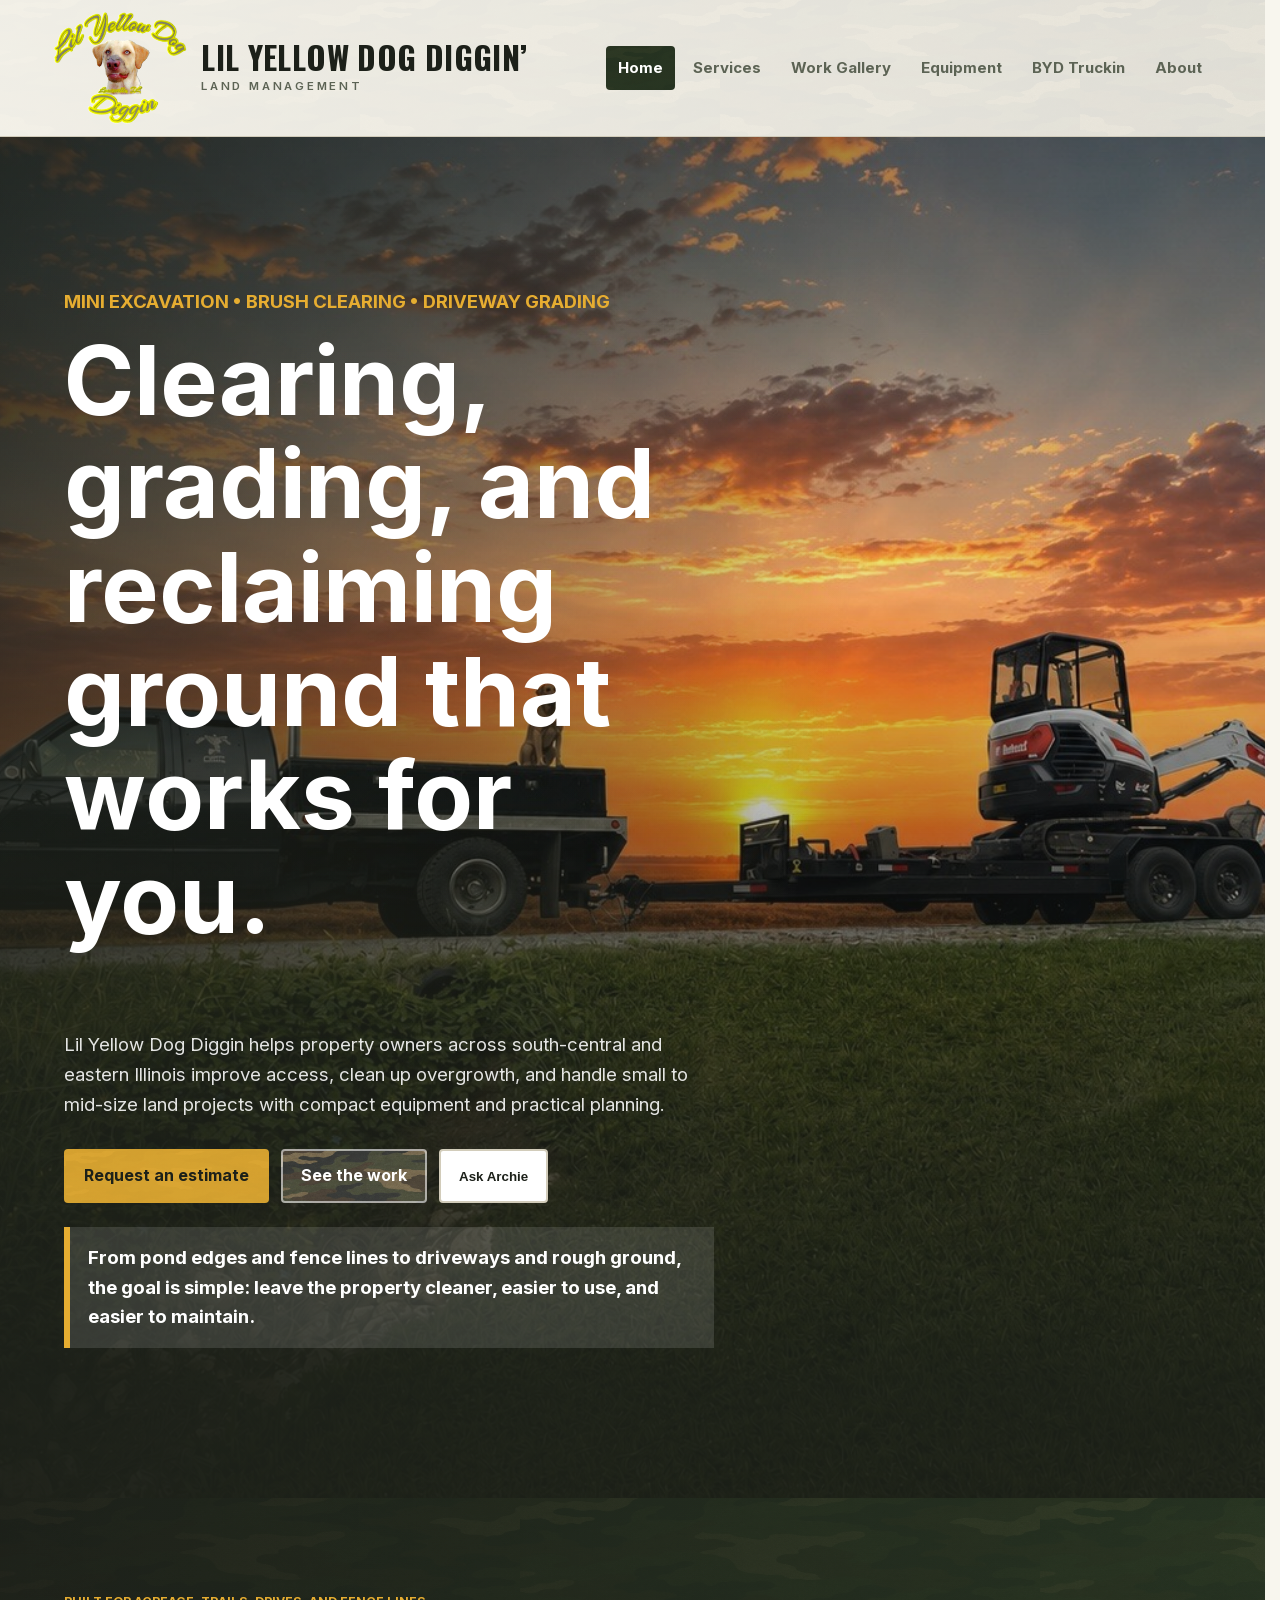
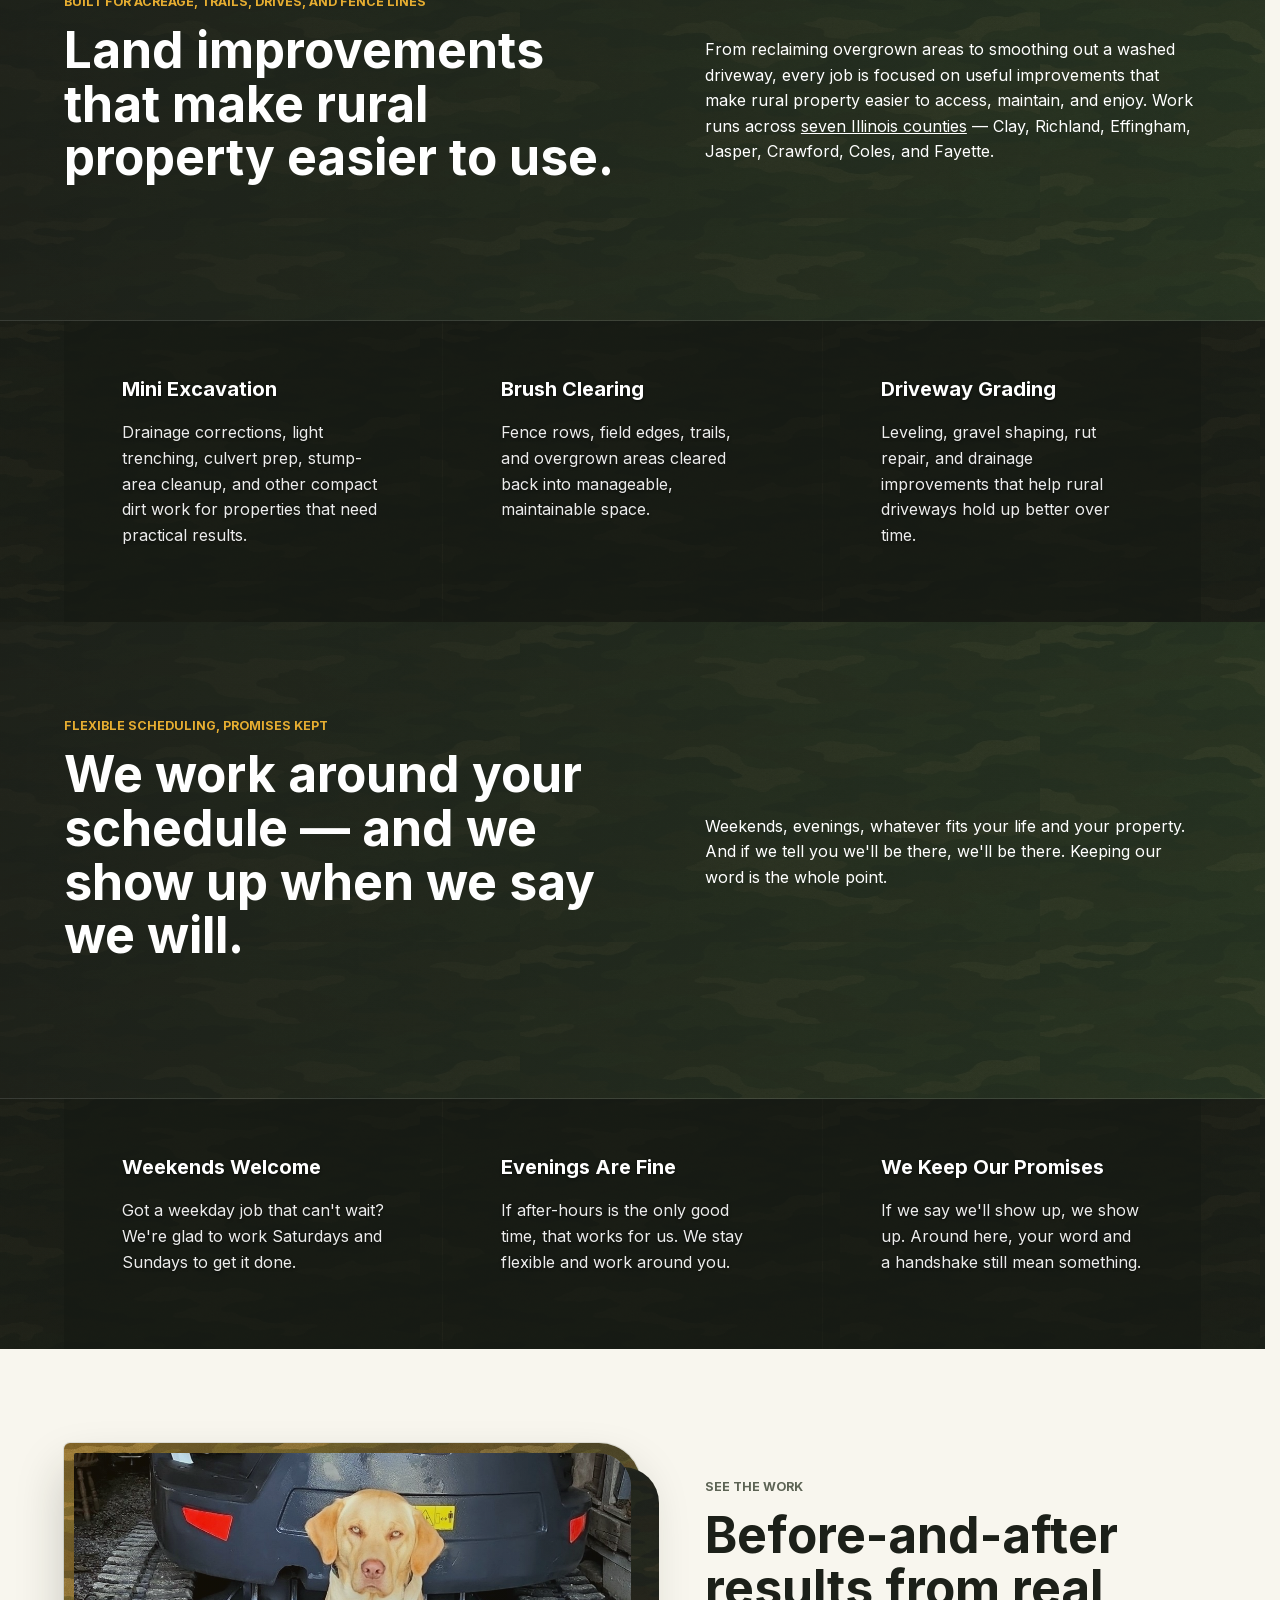
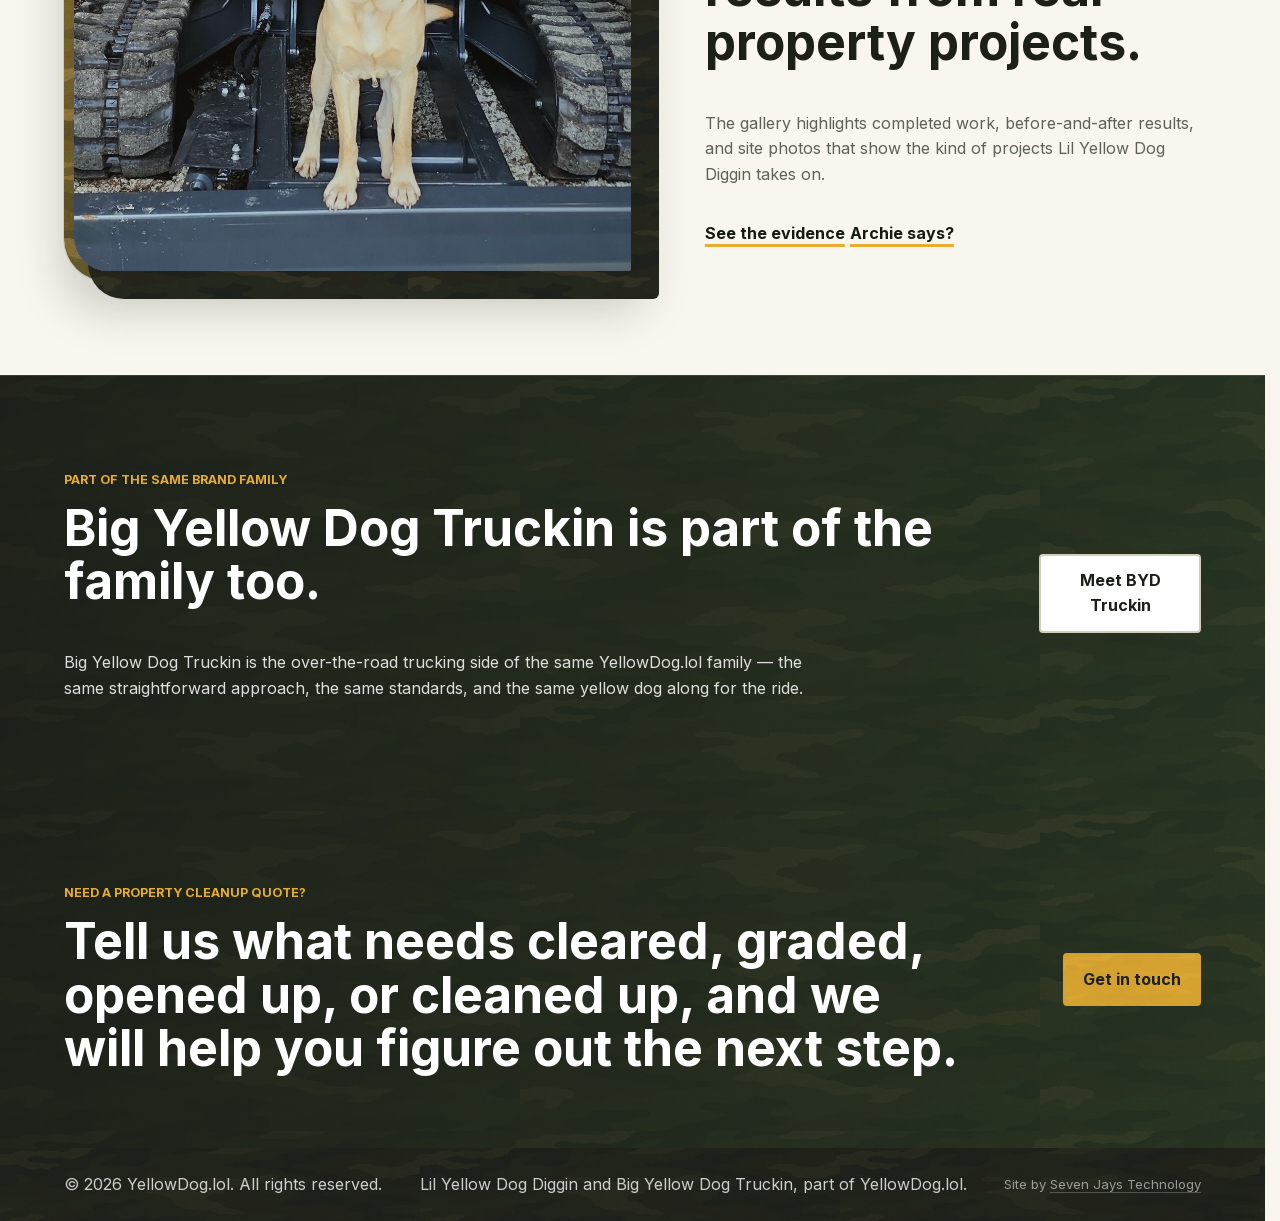
<file: index.html>
<!doctype html>
<html lang="en">
  <head>
    <meta charset="utf-8">
    <meta name="viewport" content="width=device-width, initial-scale=1">
    <title>Lil Yellow Dog Diggin | Mini Excavation &amp; Land Clearing, IL</title>
    <meta name="description" content="Mini excavation, brush clearing, driveway grading, and land management in Effingham, Clay, Richland, Jasper, Crawford, Coles &amp; Fayette Counties, IL.">
    <link rel="canonical" href="https://yellowdog.lol/">
    <meta property="og:type" content="website">
    <meta property="og:site_name" content="Lil Yellow Dog Diggin">
    <meta property="og:locale" content="en_US">
    <meta property="og:title" content="Lil Yellow Dog Diggin | Mini Excavation &amp; Land Clearing, IL">
    <meta property="og:description" content="Mini excavation, brush clearing, driveway grading, and land management in Effingham, Clay, Richland, Jasper, Crawford, Coles &amp; Fayette Counties, IL.">
    <meta property="og:url" content="https://yellowdog.lol/">
    <meta property="og:image" content="https://yellowdog.lol/assets/images/share-card.jpg">
    <meta property="og:image:width" content="1200">
    <meta property="og:image:height" content="630">
    <meta property="og:image:alt" content="The Lil Yellow Dog flatbed truck and trailered mini excavator on a country road at sunset, with the yellow dog sitting up on the flatbed">
    <meta name="twitter:card" content="summary_large_image">
    <meta name="twitter:title" content="Lil Yellow Dog Diggin | Mini Excavation &amp; Land Clearing, IL">
    <meta name="twitter:description" content="Mini excavation, brush clearing, driveway grading, and land management in Effingham, Clay, Richland, Jasper, Crawford, Coles &amp; Fayette Counties, IL.">
    <meta name="twitter:image" content="https://yellowdog.lol/assets/images/share-card.jpg">
    <meta name="twitter:image:alt" content="The Lil Yellow Dog flatbed truck and trailered mini excavator on a country road at sunset, with the yellow dog sitting up on the flatbed">
    <meta name="robots" content="index, follow, max-image-preview:large, max-snippet:-1, max-video-preview:-1">
    <meta name="theme-color" content="#3f4d32">
    <link rel="alternate" type="text/plain" href="https://yellowdog.lol/llms.txt" title="Plain-text site summary for AI assistants">
    <link rel="icon" href="assets/images/favicon_512.png">
    <link rel="apple-touch-icon" href="assets/images/apple-touch-icon.png">
    <link rel="preload" href="assets/fonts/inter-latin-var.woff2" as="font" type="font/woff2" crossorigin>
    <link rel="preload" href="assets/fonts/oswald-latin-var.woff2" as="font" type="font/woff2" crossorigin>
    <link rel="stylesheet" href="assets/css/styles.css">
    <script type="application/ld+json">
    {
      "@context": "https://schema.org",
      "@graph": [
        {
          "@type": [
            "LocalBusiness",
            "GeneralContractor"
          ],
          "@id": "https://yellowdog.lol/#business",
          "name": "Lil Yellow Dog Diggin'",
          "alternateName": [
            "Lil Yellow Dog Diggin",
            "Lil Yellow Dog Diggin' Land Management"
          ],
          "url": "https://yellowdog.lol/",
          "description": "Owner-operated land management and compact excavation: brush clearing, driveway grading, mini excavator work, mowing, fence row cleanup, deer food plots, storm damage cleanup, small demolition, and trailer hauling.",
          "slogan": "Clearing, grading, and reclaiming ground that works for you.",
          "logo": {
            "@type": "ImageObject",
            "url": "https://yellowdog.lol/assets/images/logo-lil-yellow-dog.png",
            "width": 500,
            "height": 422
          },
          "image": [
            "https://yellowdog.lol/assets/images/hero_03_rig-sunset.jpg",
            "https://yellowdog.lol/assets/images/share-card.jpg"
          ],
          "telephone": "+1-618-731-1082",
          "address": {
            "@type": "PostalAddress",
            "addressRegion": "IL",
            "addressCountry": "US"
          },
          "areaServed": [
            {
              "@type": "AdministrativeArea",
              "name": "Clay County, Illinois"
            },
            {
              "@type": "AdministrativeArea",
              "name": "Richland County, Illinois"
            },
            {
              "@type": "AdministrativeArea",
              "name": "Effingham County, Illinois"
            },
            {
              "@type": "AdministrativeArea",
              "name": "Jasper County, Illinois"
            },
            {
              "@type": "AdministrativeArea",
              "name": "Crawford County, Illinois"
            },
            {
              "@type": "AdministrativeArea",
              "name": "Coles County, Illinois"
            },
            {
              "@type": "AdministrativeArea",
              "name": "Fayette County, Illinois"
            }
          ],
          "contactPoint": [
            {
              "@type": "ContactPoint",
              "contactType": "sales",
              "telephone": "+1-618-731-1082",
              "availableLanguage": "English",
              "areaServed": "US"
            },
            {
              "@type": "ContactPoint",
              "contactType": "customer service",
              "telephone": "+1-217-821-0114",
              "availableLanguage": "English",
              "areaServed": "US"
            }
          ],
          "priceRange": "$$",
          "currenciesAccepted": "USD",
          "knowsAbout": [
            "Mini excavation",
            "Brush clearing",
            "Driveway grading",
            "Fence row cleanup",
            "Land clearing",
            "Deer food plots",
            "Drainage correction",
            "Storm damage cleanup",
            "Small building demolition",
            "Garden tilling",
            "Equipment hauling"
          ],
          "makesOffer": [
            {
              "@type": "Offer",
              "itemOffered": {
                "@type": "Service",
                "name": "Mini Excavator Work",
                "description": "Small trenching, drainage corrections, culvert prep, grading, stump-area cleanup, and tight-access excavation for projects that do not require full-size equipment.",
                "provider": {
                  "@id": "https://yellowdog.lol/#business"
                }
              },
              "availability": "https://schema.org/InStock"
            },
            {
              "@type": "Offer",
              "itemOffered": {
                "@type": "Service",
                "name": "Mowing",
                "description": "Pasture edges, lots, trails, and seasonal overgrowth control for properties that need more than lawn care.",
                "provider": {
                  "@id": "https://yellowdog.lol/#business"
                }
              },
              "availability": "https://schema.org/InStock"
            },
            {
              "@type": "Offer",
              "itemOffered": {
                "@type": "Service",
                "name": "Brush Clearing",
                "description": "Clearing saplings, heavy weeds, and tangled growth around access lanes, fields, trails, and rough edges to restore working space.",
                "provider": {
                  "@id": "https://yellowdog.lol/#business"
                }
              },
              "availability": "https://schema.org/InStock"
            },
            {
              "@type": "Offer",
              "itemOffered": {
                "@type": "Service",
                "name": "Fence Row Cleanup",
                "description": "Cutting back overgrowth and opening usable space along existing or planned fence lines for easier access and maintenance.",
                "provider": {
                  "@id": "https://yellowdog.lol/#business"
                }
              },
              "availability": "https://schema.org/InStock"
            },
            {
              "@type": "Offer",
              "itemOffered": {
                "@type": "Service",
                "name": "Driveway Leveling",
                "description": "Grading ruts, shaping gravel, filling low spots, and improving drainage so rural driveways are smoother and more reliable.",
                "provider": {
                  "@id": "https://yellowdog.lol/#business"
                }
              },
              "availability": "https://schema.org/InStock"
            },
            {
              "@type": "Offer",
              "itemOffered": {
                "@type": "Service",
                "name": "Deer Food Plots",
                "description": "Clearing brush, breaking and leveling ground, and seedbed prep to establish new deer food plots, plus seasonal mowing and refresh work.",
                "provider": {
                  "@id": "https://yellowdog.lol/#business"
                }
              },
              "availability": "https://schema.org/InStock"
            },
            {
              "@type": "Offer",
              "itemOffered": {
                "@type": "Service",
                "name": "Garden Tilling",
                "description": "Breaking new ground and working up existing plots for gardens, raised beds, and planting areas.",
                "provider": {
                  "@id": "https://yellowdog.lol/#business"
                }
              },
              "availability": "https://schema.org/InStock"
            },
            {
              "@type": "Offer",
              "itemOffered": {
                "@type": "Service",
                "name": "Property Cleanup",
                "description": "Custom cleanup work for neglected corners, trails, building sites, field entrances, and small acreage projects.",
                "provider": {
                  "@id": "https://yellowdog.lol/#business"
                }
              },
              "availability": "https://schema.org/InStock"
            },
            {
              "@type": "Offer",
              "itemOffered": {
                "@type": "Service",
                "name": "Storm Damage Cleanup",
                "description": "Clearing downed trees, broken limbs, and scattered debris after storms and high wind, and getting the property usable again.",
                "provider": {
                  "@id": "https://yellowdog.lol/#business"
                }
              },
              "availability": "https://schema.org/InStock"
            },
            {
              "@type": "Offer",
              "itemOffered": {
                "@type": "Service",
                "name": "Demolition & Teardown",
                "description": "Taking down old sheds, milk houses, and small outbuildings, pulling out the old foundation, and hauling off the debris.",
                "provider": {
                  "@id": "https://yellowdog.lol/#business"
                }
              },
              "availability": "https://schema.org/InStock"
            },
            {
              "@type": "Offer",
              "itemOffered": {
                "@type": "Service",
                "name": "Trailer Hauling",
                "description": "Hauling tractors, equipment, scrap, and job debris with car and utility trailers.",
                "provider": {
                  "@id": "https://yellowdog.lol/#business"
                }
              },
              "availability": "https://schema.org/InStock"
            }
          ],
          "parentOrganization": {
            "@type": "Organization",
            "@id": "https://yellowdog.lol/#yellowdog",
            "name": "YellowDog.lol",
            "url": "https://yellowdog.lol/"
          }
        },
        {
          "@type": "WebSite",
          "@id": "https://yellowdog.lol/#website",
          "url": "https://yellowdog.lol/",
          "name": "Lil Yellow Dog Diggin",
          "description": "Land management and compact excavation for rural property owners.",
          "publisher": {
            "@id": "https://yellowdog.lol/#business"
          },
          "inLanguage": "en-US"
        },
        {
          "@type": "WebPage",
          "@id": "https://yellowdog.lol/#webpage",
          "url": "https://yellowdog.lol/",
          "name": "Lil Yellow Dog Diggin | Mini Excavation & Land Clearing, IL",
          "description": "Mini excavation, brush clearing, driveway grading, and land management in Effingham, Clay, Richland, Jasper, Crawford, Coles & Fayette Counties, IL.",
          "isPartOf": {
            "@id": "https://yellowdog.lol/#website"
          },
          "about": {
            "@id": "https://yellowdog.lol/#business"
          },
          "inLanguage": "en-US",
          "primaryImageOfPage": {
            "@type": "ImageObject",
            "url": "https://yellowdog.lol/assets/images/hero_03_rig-sunset.jpg",
            "width": 1448,
            "height": 1086,
            "caption": "The Lil Yellow Dog flatbed truck and trailered mini excavator on a country road at sunset, with the yellow dog sitting up on the flatbed"
          }
        },
        {
          "@type": "BreadcrumbList",
          "@id": "https://yellowdog.lol/#breadcrumb",
          "itemListElement": [
            {
              "@type": "ListItem",
              "position": 1,
              "name": "Home",
              "item": "https://yellowdog.lol/"
            }
          ]
        }
      ]
    }
    </script>
  </head>
  <body>
    <header class="site-header">
      <a class="brand" href="./" aria-label="Lil Yellow Dog Diggin home">
        <img class="brand-logo" src="assets/images/logo-lil-yellow-dog.png" alt="" width="500" height="422" decoding="async">
        <span>
          <strong>Lil Yellow Dog Diggin’</strong>
          <small>Land Management</small>
        </span>
      </a>
      <button class="nav-toggle" type="button" aria-expanded="false" aria-controls="site-nav">Menu</button>
      <nav class="site-nav" id="site-nav" aria-label="Main navigation">
        <a href="./" aria-current="page">Home</a>
        <a href="services">Services</a>
        <a href="gallery">Work Gallery</a>
        <a href="equipment">Equipment</a>
        <a href="big-yellow-dog-truckin">BYD Truckin</a>
        <a href="about">About</a>
      </nav>
    </header>

    <main>
      <section class="hero">
        <img class="hero-photo rig-sunset" src="assets/images/hero_03_rig-sunset.jpg" alt="The Lil Yellow Dog flatbed truck and trailered mini excavator parked along a country road at sunset, with the yellow dog sitting up on the flatbed" width="1448" height="1086" decoding="async" fetchpriority="high">
        <div class="hero-content">
          <p class="eyebrow">Mini excavation • Brush clearing • Driveway grading</p>
          <h1>Clearing, grading, and reclaiming ground that works for you.</h1>
          <p>Lil Yellow Dog Diggin helps property owners across south-central and eastern Illinois improve access, clean up overgrowth, and handle small to mid-size land projects with compact equipment and practical planning.</p>
          <div class="button-row">
            <a class="button primary" href="about#contact">Request an estimate</a>
            <a class="button secondary" href="gallery">See the work</a>
            <button
              class="button light archie-trigger"
              type="button"
              data-archie-quote="If it smells like mud and looks expensive, we should absolutely go inspect it."
            >
              Ask Archie
            </button>
          </div>
          <p class="archie-note light">From pond edges and fence lines to driveways and rough ground, the goal is simple: leave the property cleaner, easier to use, and easier to maintain.</p>
        </div>
      </section>

      <section class="section intro-grid">
        <div>
          <p class="eyebrow">Built for acreage, trails, drives, and fence lines</p>
          <h2>Land improvements that make rural property easier to use.</h2>
        </div>
        <p>From reclaiming overgrown areas to smoothing out a washed driveway, every job is focused on useful improvements that make rural property easier to access, maintain, and enjoy. Work runs across <a href="about#service-area">seven Illinois counties</a> — Clay, Richland, Effingham, Jasper, Crawford, Coles, and Fayette.</p>
      </section>

      <section class="section service-band" aria-label="Featured services">
        <article>
          <h3>Mini Excavation</h3>
          <p>Drainage corrections, light trenching, culvert prep, stump-area cleanup, and other compact dirt work for properties that need practical results.</p>
        </article>
        <article>
          <h3>Brush Clearing</h3>
          <p>Fence rows, field edges, trails, and overgrown areas cleared back into manageable, maintainable space.</p>
        </article>
        <article>
          <h3>Driveway Grading</h3>
          <p>Leveling, gravel shaping, rut repair, and drainage improvements that help rural driveways hold up better over time.</p>
        </article>
      </section>

      <section class="section intro-grid">
        <div>
          <p class="eyebrow">Flexible scheduling, promises kept</p>
          <h2>We work around your schedule — and we show up when we say we will.</h2>
        </div>
        <p>Weekends, evenings, whatever fits your life and your property. And if we tell you we'll be there, we'll be there. Keeping our word is the whole point.</p>
      </section>

      <section class="section service-band" aria-label="How we work">
        <article>
          <h3>Weekends Welcome</h3>
          <p>Got a weekday job that can't wait? We're glad to work Saturdays and Sundays to get it done.</p>
        </article>
        <article>
          <h3>Evenings Are Fine</h3>
          <p>If after-hours is the only good time, that works for us. We stay flexible and work around you.</p>
        </article>
        <article>
          <h3>We Keep Our Promises</h3>
          <p>If we say we'll show up, we show up. Around here, your word and a handshake still mean something.</p>
        </article>
      </section>

      <section class="section split">
        <div class="image-frame feature-frame">
          <img src="assets/images/social_02_dog-front.jpg" alt="Lil Yellow Dog sitting on the front blade of a compact excavator" width="1080" height="1080" loading="lazy" decoding="async">
        </div>
        <div>
          <p class="eyebrow">See the work</p>
          <h2>Before-and-after results from real property projects.</h2>
          <p>The gallery highlights completed work, before-and-after results, and site photos that show the kind of projects Lil Yellow Dog Diggin takes on.</p>
          <a class="text-link" href="gallery">See the evidence</a>
          <button
            class="archie-link"
            type="button"
            data-archie-quote="I was there for quality control, morale support, and any snack-related emergencies."
          >
            Archie says?
          </button>
        </div>
      </section>

      <section class="section business-strip">
        <div>
          <p class="eyebrow">Part of the same brand family</p>
          <h2>Big Yellow Dog Truckin is part of the family too.</h2>
          <p>Big Yellow Dog Truckin is the over-the-road trucking side of the same YellowDog.lol family — the same straightforward approach, the same standards, and the same yellow dog along for the ride.</p>
        </div>
        <a class="button light" href="big-yellow-dog-truckin">Meet BYD Truckin</a>
      </section>

      <section class="cta">
        <div>
          <p class="eyebrow">Need a property cleanup quote?</p>
          <h2>Tell us what needs cleared, graded, opened up, or cleaned up, and we will help you figure out the next step.</h2>
        </div>
        <a class="button primary" href="about#contact">Get in touch</a>
      </section>
    </main>

    <footer class="site-footer">
      <p>&copy; <span id="year"></span> YellowDog.lol. All rights reserved.</p>
      <p>Lil Yellow Dog Diggin and Big Yellow Dog Truckin, part of YellowDog.lol.</p>
      <p class="footer-credit">Site by <a href="https://sevenjays.tech">Seven Jays Technology</a></p>
    </footer>

    <script src="assets/js/site.js"></script>
  </body>
</html>
</file>
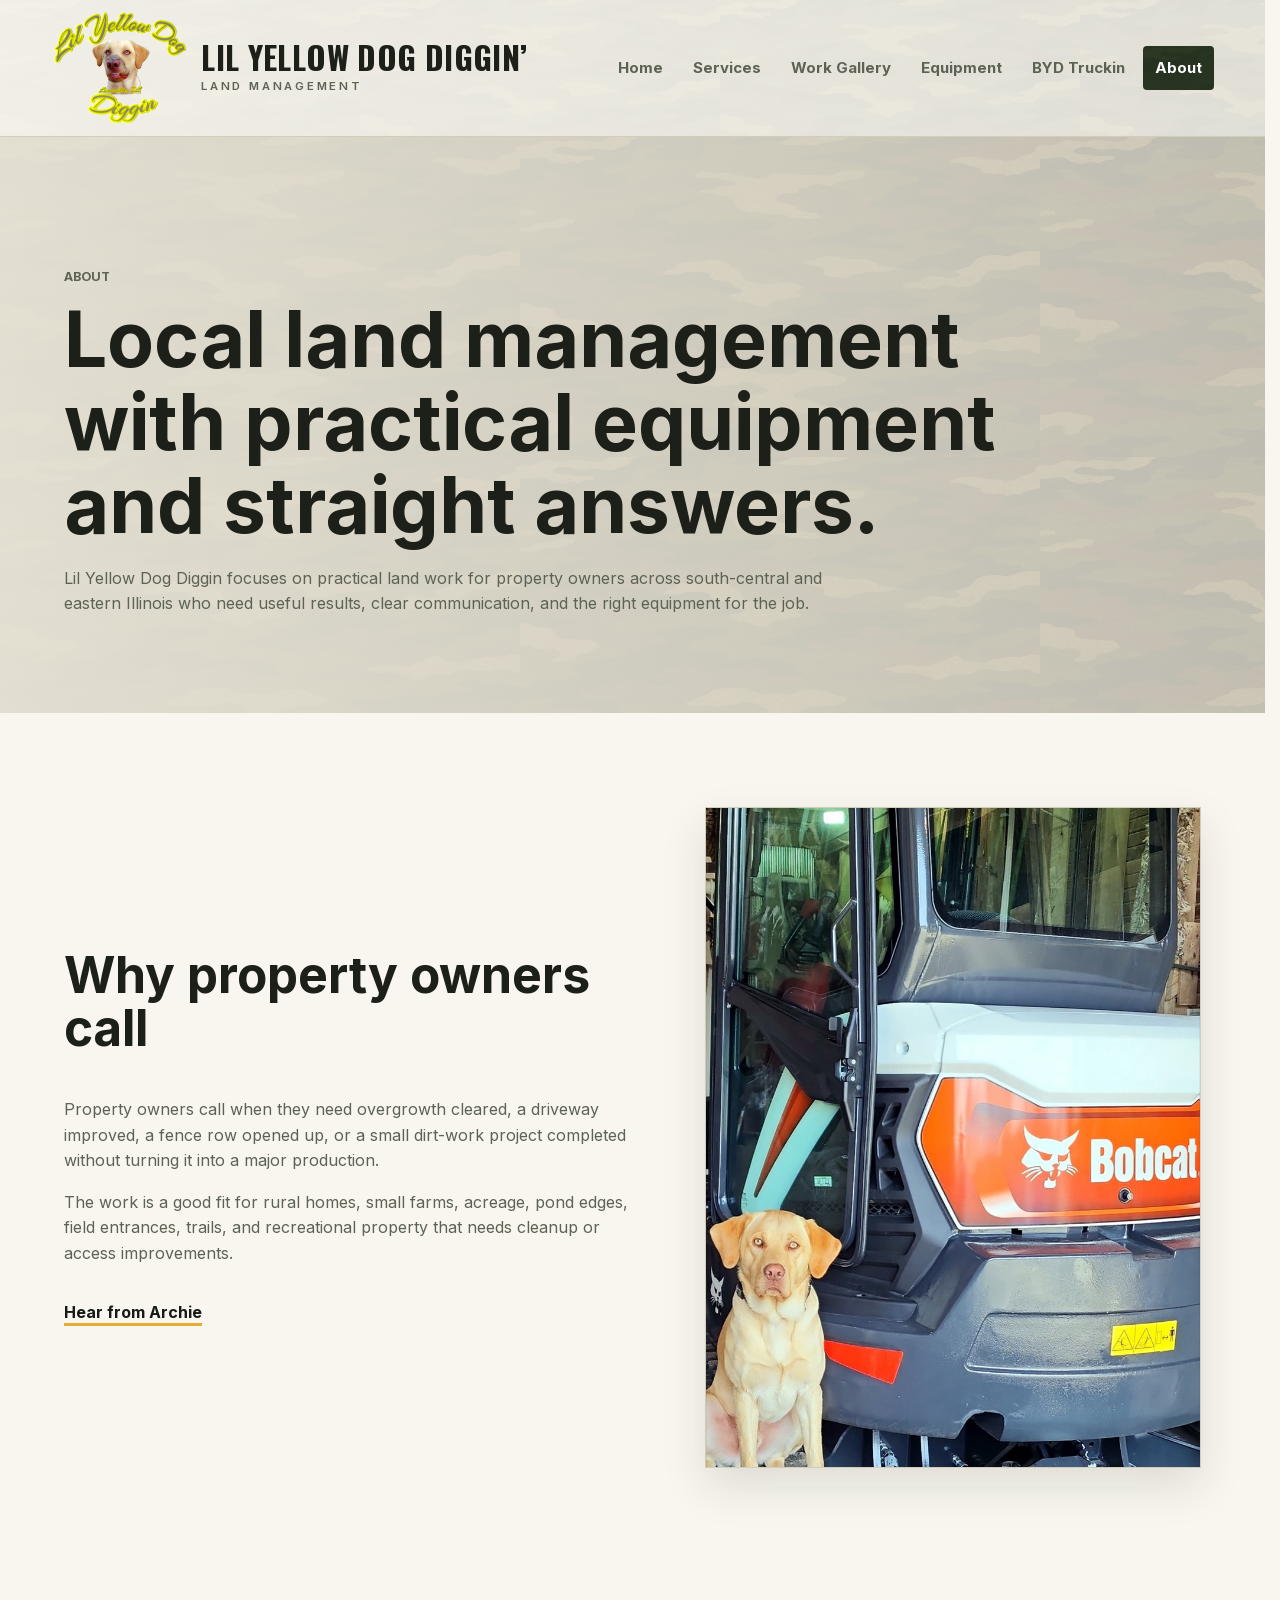
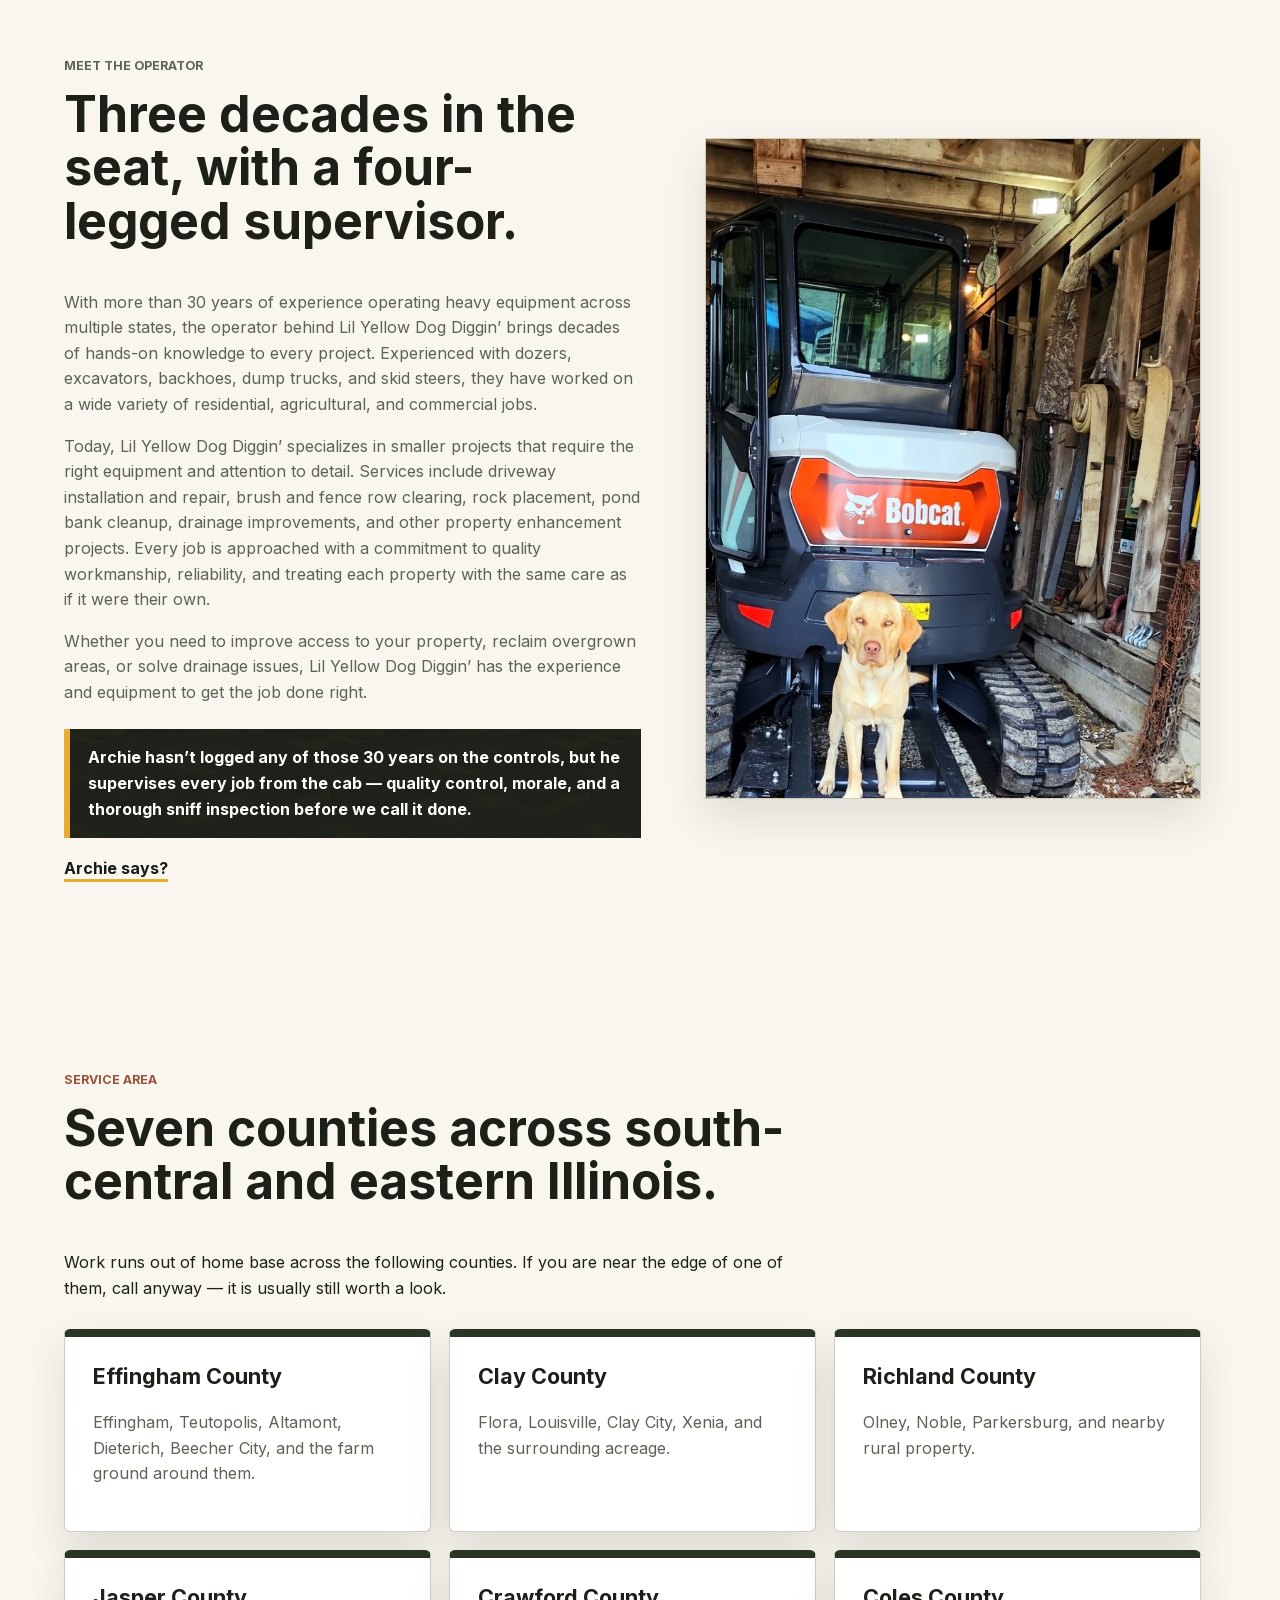
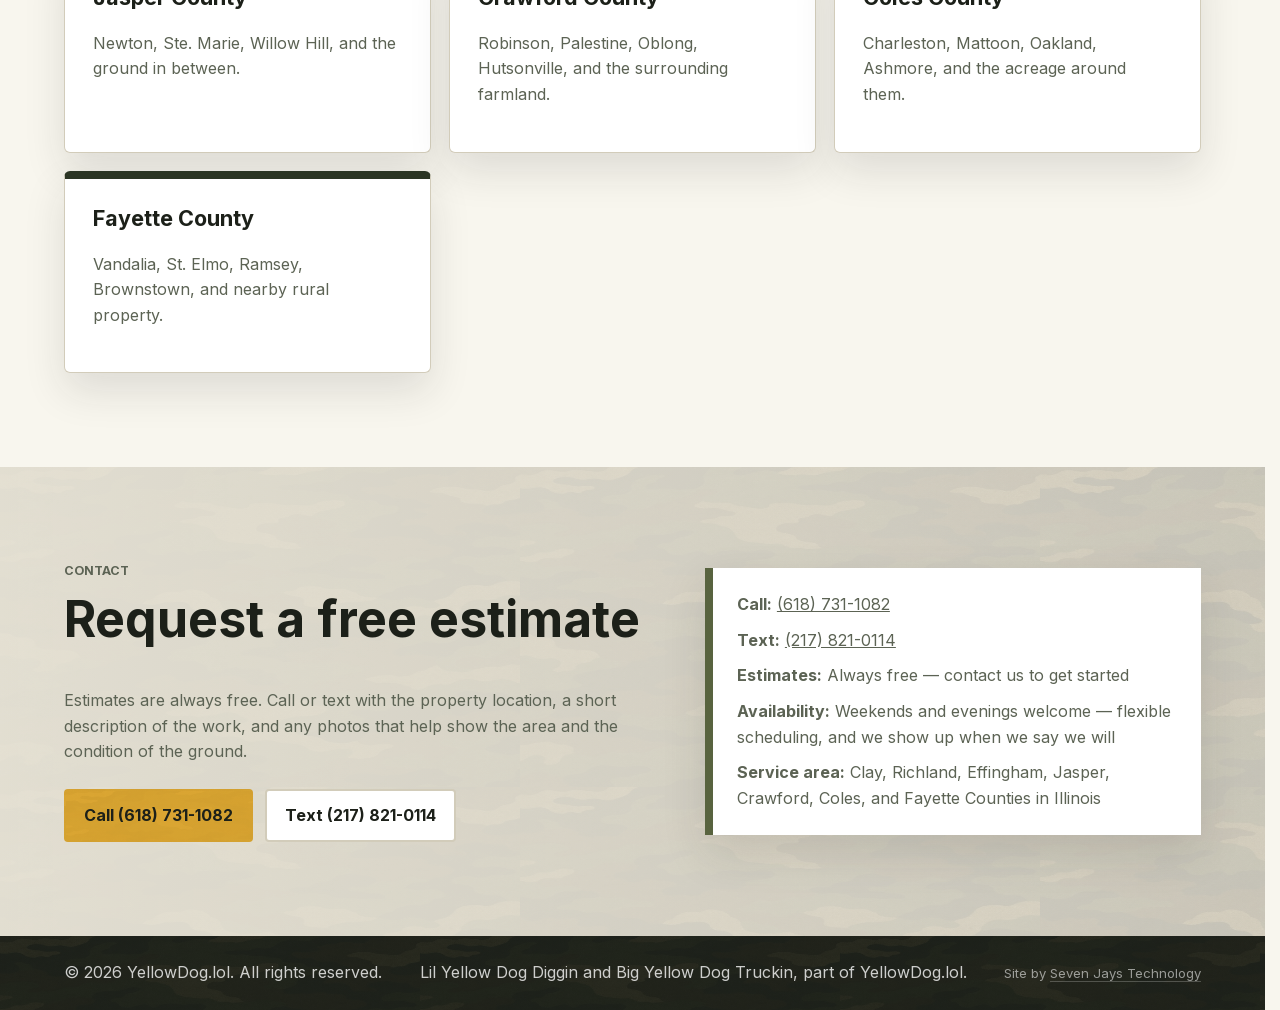
<file: about.html>
<!doctype html>
<html lang="en">
  <head>
    <meta charset="utf-8">
    <meta name="viewport" content="width=device-width, initial-scale=1">
    <title>About &amp; Contact | Lil Yellow Dog Diggin, Illinois</title>
    <meta name="description" content="Thirty years running heavy equipment. Free land management estimates in Effingham, Clay, Richland, Jasper, Crawford, Coles &amp; Fayette Counties, Illinois.">
    <link rel="canonical" href="https://yellowdog.lol/about">
    <meta property="og:type" content="website">
    <meta property="og:site_name" content="Lil Yellow Dog Diggin">
    <meta property="og:locale" content="en_US">
    <meta property="og:title" content="About &amp; Contact | Lil Yellow Dog Diggin, Illinois">
    <meta property="og:description" content="Thirty years running heavy equipment. Free land management estimates in Effingham, Clay, Richland, Jasper, Crawford, Coles &amp; Fayette Counties, Illinois.">
    <meta property="og:url" content="https://yellowdog.lol/about">
    <meta property="og:image" content="https://yellowdog.lol/assets/images/share-card.jpg">
    <meta property="og:image:width" content="1200">
    <meta property="og:image:height" content="630">
    <meta property="og:image:alt" content="The Lil Yellow Dog flatbed truck and trailered mini excavator on a country road at sunset, with the yellow dog sitting up on the flatbed">
    <meta name="twitter:card" content="summary_large_image">
    <meta name="twitter:title" content="About &amp; Contact | Lil Yellow Dog Diggin, Illinois">
    <meta name="twitter:description" content="Thirty years running heavy equipment. Free land management estimates in Effingham, Clay, Richland, Jasper, Crawford, Coles &amp; Fayette Counties, Illinois.">
    <meta name="twitter:image" content="https://yellowdog.lol/assets/images/share-card.jpg">
    <meta name="twitter:image:alt" content="The Lil Yellow Dog flatbed truck and trailered mini excavator on a country road at sunset, with the yellow dog sitting up on the flatbed">
    <meta name="robots" content="index, follow, max-image-preview:large, max-snippet:-1, max-video-preview:-1">
    <meta name="theme-color" content="#3f4d32">
    <link rel="icon" href="assets/images/favicon_512.png">
    <link rel="apple-touch-icon" href="assets/images/apple-touch-icon.png">
    <link rel="preload" href="assets/fonts/inter-latin-var.woff2" as="font" type="font/woff2" crossorigin>
    <link rel="preload" href="assets/fonts/oswald-latin-var.woff2" as="font" type="font/woff2" crossorigin>
    <link rel="stylesheet" href="assets/css/styles.css">
    <script type="application/ld+json">
    {
      "@context": "https://schema.org",
      "@graph": [
        {
          "@type": "AboutPage",
          "@id": "https://yellowdog.lol/about#webpage",
          "url": "https://yellowdog.lol/about",
          "name": "About & Contact | Lil Yellow Dog Diggin, Illinois",
          "description": "Thirty years running heavy equipment. Free land management estimates in Effingham, Clay, Richland, Jasper, Crawford, Coles & Fayette Counties, Illinois.",
          "isPartOf": {
            "@id": "https://yellowdog.lol/#website"
          },
          "about": {
            "@id": "https://yellowdog.lol/#business"
          },
          "inLanguage": "en-US"
        },
        {
          "@type": "BreadcrumbList",
          "@id": "https://yellowdog.lol/about#breadcrumb",
          "itemListElement": [
            {
              "@type": "ListItem",
              "position": 1,
              "name": "Home",
              "item": "https://yellowdog.lol/"
            },
            {
              "@type": "ListItem",
              "position": 2,
              "name": "About & Contact",
              "item": "https://yellowdog.lol/about"
            }
          ]
        }
      ]
    }
    </script>
  </head>
  <body>
    <header class="site-header">
      <a class="brand" href="./" aria-label="Lil Yellow Dog Diggin home"><img class="brand-logo" src="assets/images/logo-lil-yellow-dog.png" alt="" width="500" height="422" decoding="async"><span><strong>Lil Yellow Dog Diggin’</strong><small>Land Management</small></span></a>
      <button class="nav-toggle" type="button" aria-expanded="false" aria-controls="site-nav">Menu</button>
      <nav class="site-nav" id="site-nav" aria-label="Main navigation">
        <a href="./">Home</a>
        <a href="services">Services</a>
        <a href="gallery">Work Gallery</a>
        <a href="equipment">Equipment</a>
        <a href="big-yellow-dog-truckin">BYD Truckin</a>
        <a href="about" aria-current="page">About</a>
      </nav>
    </header>

    <main>
      <section class="page-hero">
        <p class="eyebrow">About</p>
        <h1>Local land management with practical equipment and straight answers.</h1>
        <p>Lil Yellow Dog Diggin focuses on practical land work for property owners across south-central and eastern Illinois who need useful results, clear communication, and the right equipment for the job.</p>
      </section>

      <section class="section split">
        <div>
          <h2>Why property owners call</h2>
          <p>Property owners call when they need overgrowth cleared, a driveway improved, a fence row opened up, or a small dirt-work project completed without turning it into a major production.</p>
          <p>The work is a good fit for rural homes, small farms, acreage, pond edges, field entrances, trails, and recreational property that needs cleanup or access improvements.</p>
          <button
            class="archie-link"
            type="button"
            data-archie-quote="Straight answers are good. Riding along to inspect the property is better."
          >
            Hear from Archie
          </button>
        </div>
        <div class="image-frame vertical">
          <img src="assets/images/gallery_03_dog-on-track.jpg" alt="Lil Yellow Dog sitting on the track beside a compact excavator" width="836" height="1600" loading="lazy" decoding="async">
        </div>
      </section>

      <section class="section split">
        <div>
          <p class="eyebrow">Meet the operator</p>
          <h2>Three decades in the seat, with a four-legged supervisor.</h2>
          <p>With more than 30 years of experience operating heavy equipment across multiple states, the operator behind Lil Yellow Dog Diggin’ brings decades of hands-on knowledge to every project. Experienced with dozers, excavators, backhoes, dump trucks, and skid steers, they have worked on a wide variety of residential, agricultural, and commercial jobs.</p>
          <p>Today, Lil Yellow Dog Diggin’ specializes in smaller projects that require the right equipment and attention to detail. Services include driveway installation and repair, brush and fence row clearing, rock placement, pond bank cleanup, drainage improvements, and other property enhancement projects. Every job is approached with a commitment to quality workmanship, reliability, and treating each property with the same care as if it were their own.</p>
          <p>Whether you need to improve access to your property, reclaim overgrown areas, or solve drainage issues, Lil Yellow Dog Diggin’ has the experience and equipment to get the job done right.</p>
          <p class="archie-note archie-note-dark">Archie hasn’t logged any of those 30 years on the controls, but he supervises every job from the cab — quality control, morale, and a thorough sniff inspection before we call it done.</p>
          <button
            class="archie-link"
            type="button"
            data-archie-quote="Thirty years of seat time between us and they still let me ride shotgun. I handle snacks, morale, and the final sniff test."
          >
            Archie says?
          </button>
        </div>
        <div class="image-frame vertical">
          <img src="assets/images/gallery_05_dog-front-blade.jpg" alt="Archie the yellow lab perched on the front blade of a compact excavator" width="789" height="1600" loading="lazy" decoding="async">
        </div>
      </section>

      <section class="section" id="service-area" aria-labelledby="service-area-heading">
        <div class="section-heading">
          <p class="eyebrow">Service area</p>
          <h2 id="service-area-heading">Seven counties across south-central and eastern Illinois.</h2>
          <p>Work runs out of home base across the following counties. If you are near the edge of one of them, call anyway — it is usually still worth a look.</p>
        </div>
        <div class="cards-grid">
          <article class="card">
            <h3>Effingham County</h3>
            <p>Effingham, Teutopolis, Altamont, Dieterich, Beecher City, and the farm ground around them.</p>
          </article>
          <article class="card">
            <h3>Clay County</h3>
            <p>Flora, Louisville, Clay City, Xenia, and the surrounding acreage.</p>
          </article>
          <article class="card">
            <h3>Richland County</h3>
            <p>Olney, Noble, Parkersburg, and nearby rural property.</p>
          </article>
          <article class="card">
            <h3>Jasper County</h3>
            <p>Newton, Ste. Marie, Willow Hill, and the ground in between.</p>
          </article>
          <article class="card">
            <h3>Crawford County</h3>
            <p>Robinson, Palestine, Oblong, Hutsonville, and the surrounding farmland.</p>
          </article>
          <article class="card">
            <h3>Coles County</h3>
            <p>Charleston, Mattoon, Oakland, Ashmore, and the acreage around them.</p>
          </article>
          <article class="card">
            <h3>Fayette County</h3>
            <p>Vandalia, St. Elmo, Ramsey, Brownstown, and nearby rural property.</p>
          </article>
        </div>
      </section>

      <section class="section contact-panel" id="contact">
        <div>
          <p class="eyebrow">Contact</p>
          <h2>Request a free estimate</h2>
          <p>Estimates are always free. Call or text with the property location, a short description of the work, and any photos that help show the area and the condition of the ground.</p>
          <div class="contact-actions">
            <a class="button primary" href="tel:+16187311082">Call (618) 731-1082</a>
            <a class="button light" href="sms:+12178210114">Text (217) 821-0114</a>
          </div>
        </div>
        <div class="contact-details">
          <p><strong>Call:</strong> <a href="tel:+16187311082">(618) 731-1082</a></p>
          <p><strong>Text:</strong> <a href="sms:+12178210114">(217) 821-0114</a></p>
          <p><strong>Estimates:</strong> Always free — contact us to get started</p>
          <p><strong>Availability:</strong> Weekends and evenings welcome — flexible scheduling, and we show up when we say we will</p>
          <p><strong>Service area:</strong> Clay, Richland, Effingham, Jasper, Crawford, Coles, and Fayette Counties in Illinois</p>
        </div>
      </section>
    </main>

    <footer class="site-footer"><p>&copy; <span id="year"></span> YellowDog.lol. All rights reserved.</p><p>Lil Yellow Dog Diggin and Big Yellow Dog Truckin, part of YellowDog.lol.</p><p class="footer-credit">Site by <a href="https://sevenjays.tech">Seven Jays Technology</a></p></footer>
    <script src="assets/js/site.js"></script>
  </body>
</html>
</file>
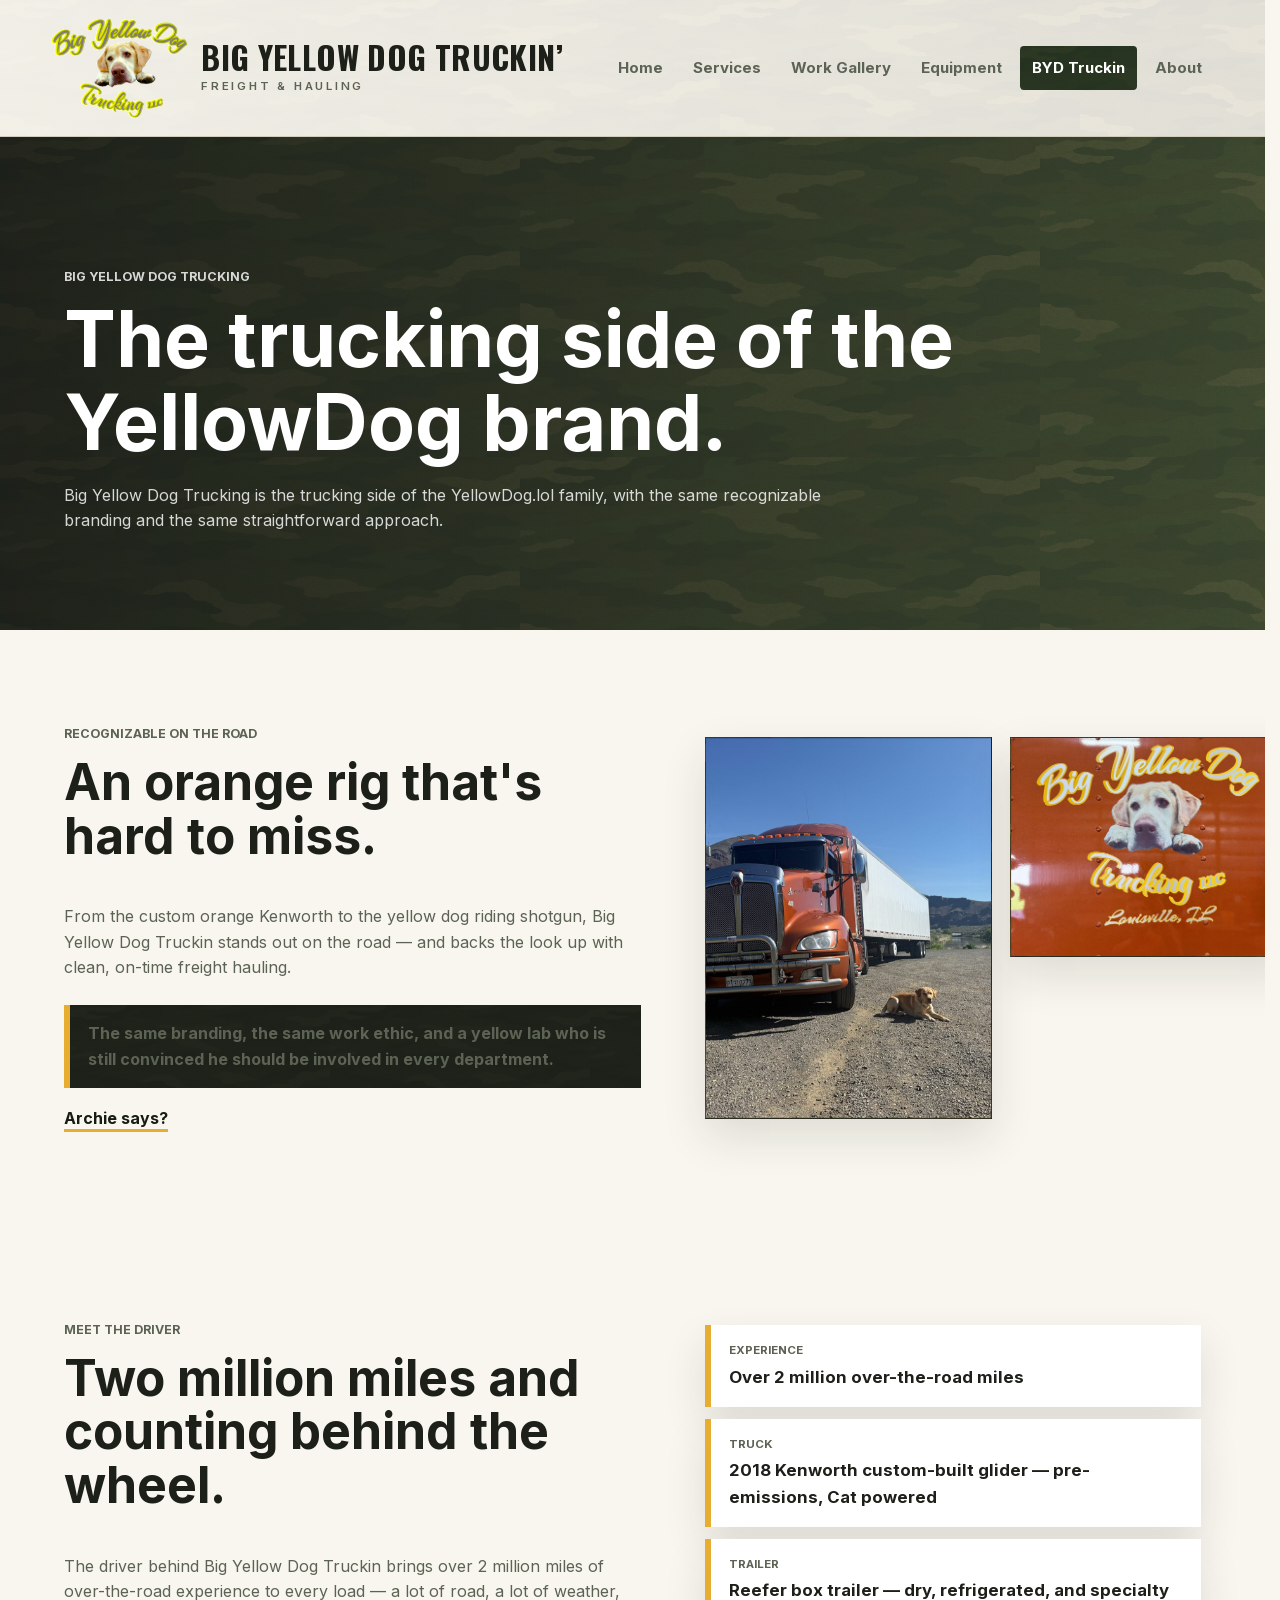
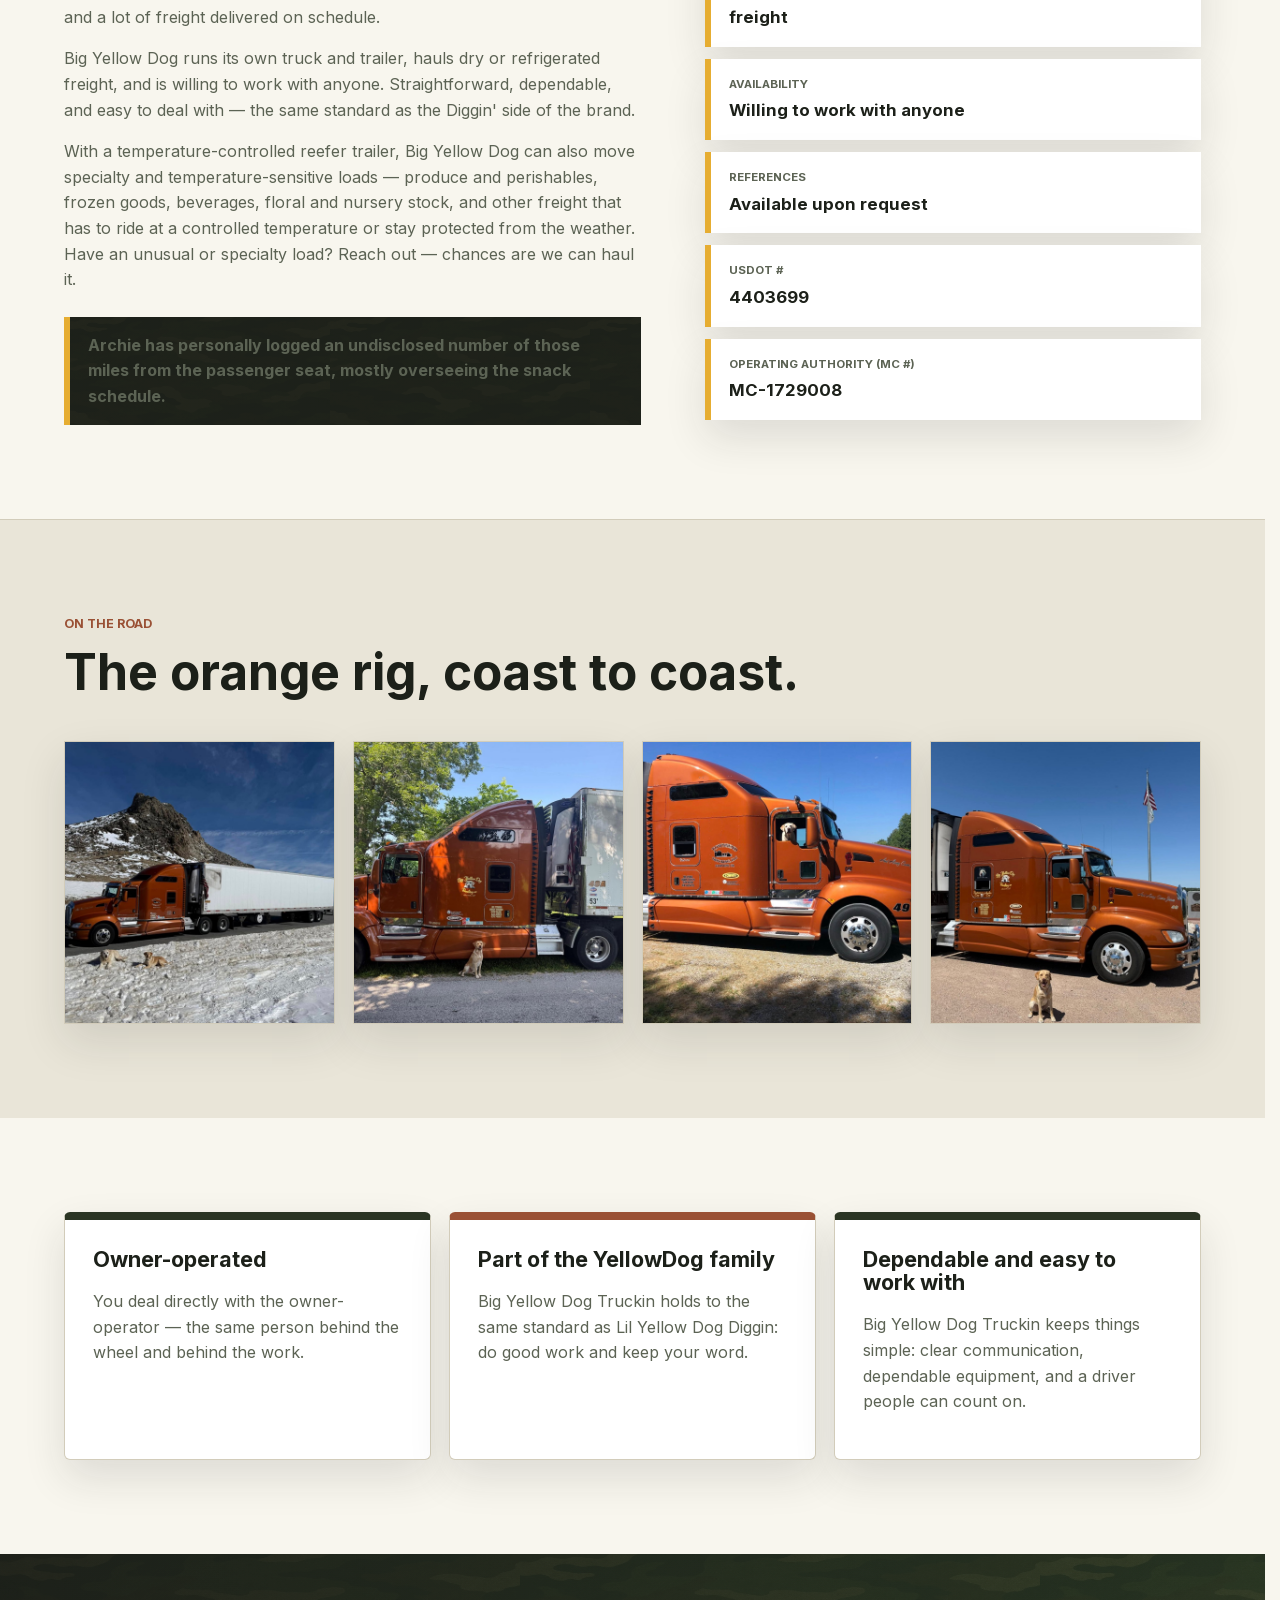
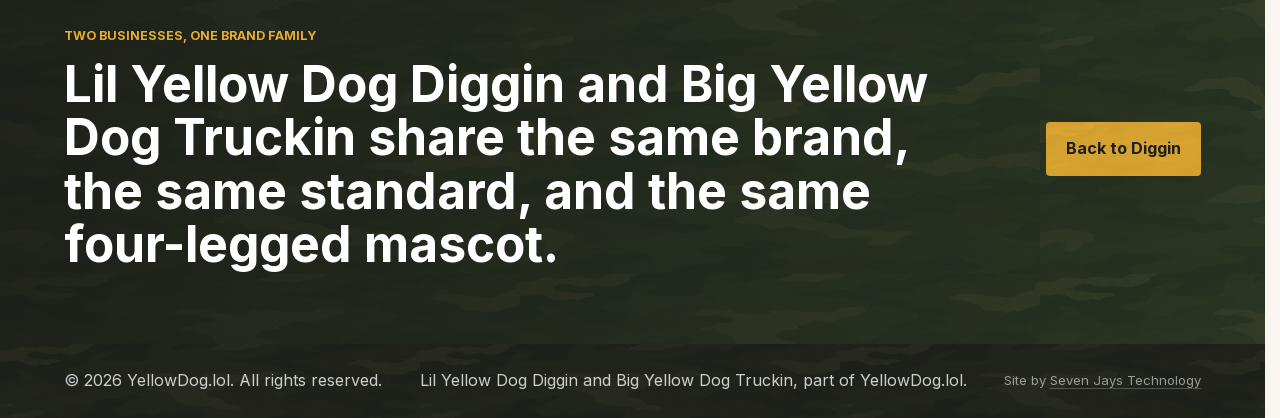
<file: big-yellow-dog-truckin.html>
<!doctype html>
<html lang="en">
  <head>
    <meta charset="utf-8">
    <meta name="viewport" content="width=device-width, initial-scale=1">
    <title>Big Yellow Dog Trucking | YellowDog.lol</title>
    <meta name="description" content="An informational page for Big Yellow Dog Trucking, part of the YellowDog.lol family with Lil Yellow Dog Diggin.">
    <link rel="canonical" href="https://yellowdog.lol/big-yellow-dog-truckin">
    <meta property="og:type" content="website">
    <meta property="og:site_name" content="Lil Yellow Dog Diggin">
    <meta property="og:locale" content="en_US">
    <meta property="og:title" content="Big Yellow Dog Trucking | YellowDog.lol">
    <meta property="og:description" content="An informational page for Big Yellow Dog Trucking, part of the YellowDog.lol family with Lil Yellow Dog Diggin.">
    <meta property="og:url" content="https://yellowdog.lol/big-yellow-dog-truckin">
    <meta property="og:image" content="https://yellowdog.lol/assets/images/share-card.jpg">
    <meta property="og:image:width" content="1200">
    <meta property="og:image:height" content="630">
    <meta property="og:image:alt" content="The Lil Yellow Dog flatbed truck and trailered mini excavator on a country road at sunset, with the yellow dog sitting up on the flatbed">
    <meta name="twitter:card" content="summary_large_image">
    <meta name="twitter:title" content="Big Yellow Dog Trucking | YellowDog.lol">
    <meta name="twitter:description" content="An informational page for Big Yellow Dog Trucking, part of the YellowDog.lol family with Lil Yellow Dog Diggin.">
    <meta name="twitter:image" content="https://yellowdog.lol/assets/images/share-card.jpg">
    <meta name="twitter:image:alt" content="The Lil Yellow Dog flatbed truck and trailered mini excavator on a country road at sunset, with the yellow dog sitting up on the flatbed">
    <meta name="robots" content="index, follow, max-image-preview:large, max-snippet:-1, max-video-preview:-1">
    <meta name="theme-color" content="#3f4d32">
    <link rel="icon" href="assets/images/favicon_512.png">
    <link rel="apple-touch-icon" href="assets/images/apple-touch-icon.png">
    <link rel="preload" href="assets/fonts/inter-latin-var.woff2" as="font" type="font/woff2" crossorigin>
    <link rel="preload" href="assets/fonts/oswald-latin-var.woff2" as="font" type="font/woff2" crossorigin>
    <link rel="stylesheet" href="assets/css/styles.css">
    <script type="application/ld+json">
    {
      "@context": "https://schema.org",
      "@graph": [
        {
          "@type": "WebPage",
          "@id": "https://yellowdog.lol/big-yellow-dog-truckin#webpage",
          "url": "https://yellowdog.lol/big-yellow-dog-truckin",
          "name": "Big Yellow Dog Trucking | YellowDog.lol",
          "description": "An informational page for Big Yellow Dog Trucking, part of the YellowDog.lol family with Lil Yellow Dog Diggin.",
          "isPartOf": {
            "@id": "https://yellowdog.lol/#website"
          },
          "about": {
            "@id": "https://yellowdog.lol/#byd"
          },
          "inLanguage": "en-US"
        },
        {
          "@type": "Organization",
          "@id": "https://yellowdog.lol/#byd",
          "name": "Big Yellow Dog Truckin'",
          "alternateName": "Big Yellow Dog Trucking",
          "url": "https://yellowdog.lol/big-yellow-dog-truckin",
          "description": "The over-the-road trucking side of the YellowDog.lol family, sharing branding and standards with Lil Yellow Dog Diggin.",
          "logo": "https://yellowdog.lol/assets/images/logo-big-yellow-dog-trucking.png",
          "parentOrganization": {
            "@type": "Organization",
            "@id": "https://yellowdog.lol/#yellowdog",
            "name": "YellowDog.lol",
            "url": "https://yellowdog.lol/"
          }
        },
        {
          "@type": "BreadcrumbList",
          "@id": "https://yellowdog.lol/big-yellow-dog-truckin#breadcrumb",
          "itemListElement": [
            {
              "@type": "ListItem",
              "position": 1,
              "name": "Home",
              "item": "https://yellowdog.lol/"
            },
            {
              "@type": "ListItem",
              "position": 2,
              "name": "Big Yellow Dog Truckin",
              "item": "https://yellowdog.lol/big-yellow-dog-truckin"
            }
          ]
        }
      ]
    }
    </script>
  </head>
  <body>
    <header class="site-header">
      <a class="brand" href="./" aria-label="Big Yellow Dog Truckin home"><img class="brand-logo" src="assets/images/logo-big-yellow-dog-trucking.png" alt="" width="500" height="368" decoding="async"><span><strong>Big Yellow Dog Truckin’</strong><small>Freight &amp; Hauling</small></span></a>
      <button class="nav-toggle" type="button" aria-expanded="false" aria-controls="site-nav">Menu</button>
      <nav class="site-nav" id="site-nav" aria-label="Main navigation">
        <a href="./">Home</a>
        <a href="services">Services</a>
        <a href="gallery">Work Gallery</a>
        <a href="equipment">Equipment</a>
        <a href="big-yellow-dog-truckin" aria-current="page">BYD Truckin</a>
        <a href="about">About</a>
      </nav>
    </header>

    <main>
      <section class="page-hero truck-hero">
        <p class="eyebrow">Big Yellow Dog Trucking</p>
        <h1>The trucking side of the YellowDog brand.</h1>
        <p>Big Yellow Dog Trucking is the trucking side of the YellowDog.lol family, with the same recognizable branding and the same straightforward approach.</p>
      </section>

      <section class="section split">
        <div>
          <p class="eyebrow">Recognizable on the road</p>
          <h2>An orange rig that's hard to miss.</h2>
          <p>From the custom orange Kenworth to the yellow dog riding shotgun, Big Yellow Dog Truckin stands out on the road — and backs the look up with clean, on-time freight hauling.</p>
          <p class="archie-note">The same branding, the same work ethic, and a yellow lab who is still convinced he should be involved in every department.</p>
          <button
            class="archie-link"
            type="button"
            data-archie-quote="Big truck. Long road. Same policy on snacks."
          >
            Archie says?
          </button>
        </div>
        <div class="truck-photo-stack" aria-label="Big Yellow Dog Truckin photo gallery">
          <figure class="truck-photo-slot primary-slot">
            <img src="assets/images/truckin/byd-semi-overview.jpeg" alt="Orange Big Yellow Dog Truckin semi parked with Archie lying beside it" width="1600" height="1200" loading="lazy" decoding="async">
          </figure>
          <figure class="truck-photo-slot">
            <img src="assets/images/truckin/byd-logo-detail.jpeg" alt="Big Yellow Dog Trucking logo painted on the side of the orange semi trailer" width="1200" height="1600" loading="lazy" decoding="async">
          </figure>
        </div>
      </section>

      <section class="section split">
        <div>
          <p class="eyebrow">Meet the driver</p>
          <h2>Two million miles and counting behind the wheel.</h2>
          <p>The driver behind Big Yellow Dog Truckin brings over 2 million miles of over-the-road experience to every load — a lot of road, a lot of weather, and a lot of freight delivered on schedule.</p>
          <p>Big Yellow Dog runs its own truck and trailer, hauls dry or refrigerated freight, and is willing to work with anyone. Straightforward, dependable, and easy to deal with — the same standard as the Diggin' side of the brand.</p>
          <p>With a temperature-controlled reefer trailer, Big Yellow Dog can also move specialty and temperature-sensitive loads — produce and perishables, frozen goods, beverages, floral and nursery stock, and other freight that has to ride at a controlled temperature or stay protected from the weather. Have an unusual or specialty load? Reach out — chances are we can haul it.</p>
          <p class="archie-note">Archie has personally logged an undisclosed number of those miles from the passenger seat, mostly overseeing the snack schedule.</p>
        </div>
        <dl class="spec-list" aria-label="Truck and driver details">
          <div><dt>Experience</dt><dd>Over 2 million over-the-road miles</dd></div>
          <div><dt>Truck</dt><dd>2018 Kenworth custom-built glider — pre-emissions, Cat powered</dd></div>
          <div><dt>Trailer</dt><dd>Reefer box trailer — dry, refrigerated, and specialty freight</dd></div>
          <div><dt>Availability</dt><dd>Willing to work with anyone</dd></div>
          <div><dt>References</dt><dd>Available upon request</dd></div>
          <div><dt>USDOT #</dt><dd>4403699</dd></div>
          <div><dt>Operating authority (MC #)</dt><dd>MC-1729008</dd></div>
          <!--
            AUTHORITY & COMPLIANCE — fill in the real values and uncomment each
            row when available (it will render right here with the other details):
            <div><dt>Insurance</dt><dd>Carrier / coverage limits</dd></div>
            <div><dt>Base</dt><dd>City, ST</dd></div>
            <div><dt>Endorsements</dt><dd>e.g., TWIC, tanker (as applicable)</dd></div>
            <div><dt>Freight</dt><dd>Dry, refrigerated, and specialty</dd></div>
          -->
        </dl>
      </section>

      <section class="section field-gallery" aria-label="Big Yellow Dog Truckin photos">
        <div class="section-heading">
          <p class="eyebrow">On the road</p>
          <h2>The orange rig, coast to coast.</h2>
        </div>
        <div class="photo-grid truck-gallery">
          <figure>
            <img src="assets/images/truckin/byd-mountain-pass.jpeg" alt="Orange Big Yellow Dog Truckin semi and reefer parked at a snowy mountain pass with both dogs resting in the snow" width="1600" height="1200" loading="lazy" decoding="async">
            <figcaption>Hauling through the high country</figcaption>
          </figure>
          <figure>
            <img src="assets/images/truckin/byd-rig-side.jpeg" alt="Full side view of the orange semi and 53-foot reefer trailer with Archie sitting alongside" width="1600" height="1200" loading="lazy" decoding="async">
            <figcaption>The whole rig, Archie included</figcaption>
          </figure>
          <figure>
            <img src="assets/images/truckin/byd-cab-window.jpeg" alt="Archie looking out the cab window of the orange Big Yellow Dog semi on a sunny day" width="1600" height="1200" loading="lazy" decoding="async">
            <figcaption>Archie riding shotgun</figcaption>
          </figure>
          <figure>
            <img src="assets/images/truckin/byd-flag-front.jpeg" alt="Front three-quarter view of the orange semi by an American flag with Archie sitting out front" width="1600" height="1200" loading="lazy" decoding="async">
            <figcaption>Stars, stripes, and a good dog</figcaption>
          </figure>
        </div>
      </section>

      <section class="section cards-grid truck-cards">
        <article class="card">
          <h2>Owner-operated</h2>
          <p>You deal directly with the owner-operator — the same person behind the wheel and behind the work.</p>
        </article>
        <article class="card">
          <h2>Part of the YellowDog family</h2>
          <p>Big Yellow Dog Truckin holds to the same standard as Lil Yellow Dog Diggin: do good work and keep your word.</p>
        </article>
        <article class="card">
          <h2>Dependable and easy to work with</h2>
          <p>Big Yellow Dog Truckin keeps things simple: clear communication, dependable equipment, and a driver people can count on.</p>
        </article>
      </section>

      <section class="cta">
        <div>
          <p class="eyebrow">Two businesses, one brand family</p>
          <h2>Lil Yellow Dog Diggin and Big Yellow Dog Truckin share the same brand, the same standard, and the same four-legged mascot.</h2>
        </div>
        <a class="button primary" href="./">Back to Diggin</a>
      </section>
    </main>

    <footer class="site-footer"><p>&copy; <span id="year"></span> YellowDog.lol. All rights reserved.</p><p>Lil Yellow Dog Diggin and Big Yellow Dog Truckin, part of YellowDog.lol.</p><p class="footer-credit">Site by <a href="https://sevenjays.tech">Seven Jays Technology</a></p></footer>
    <script src="assets/js/site.js"></script>
  </body>
</html>
</file>
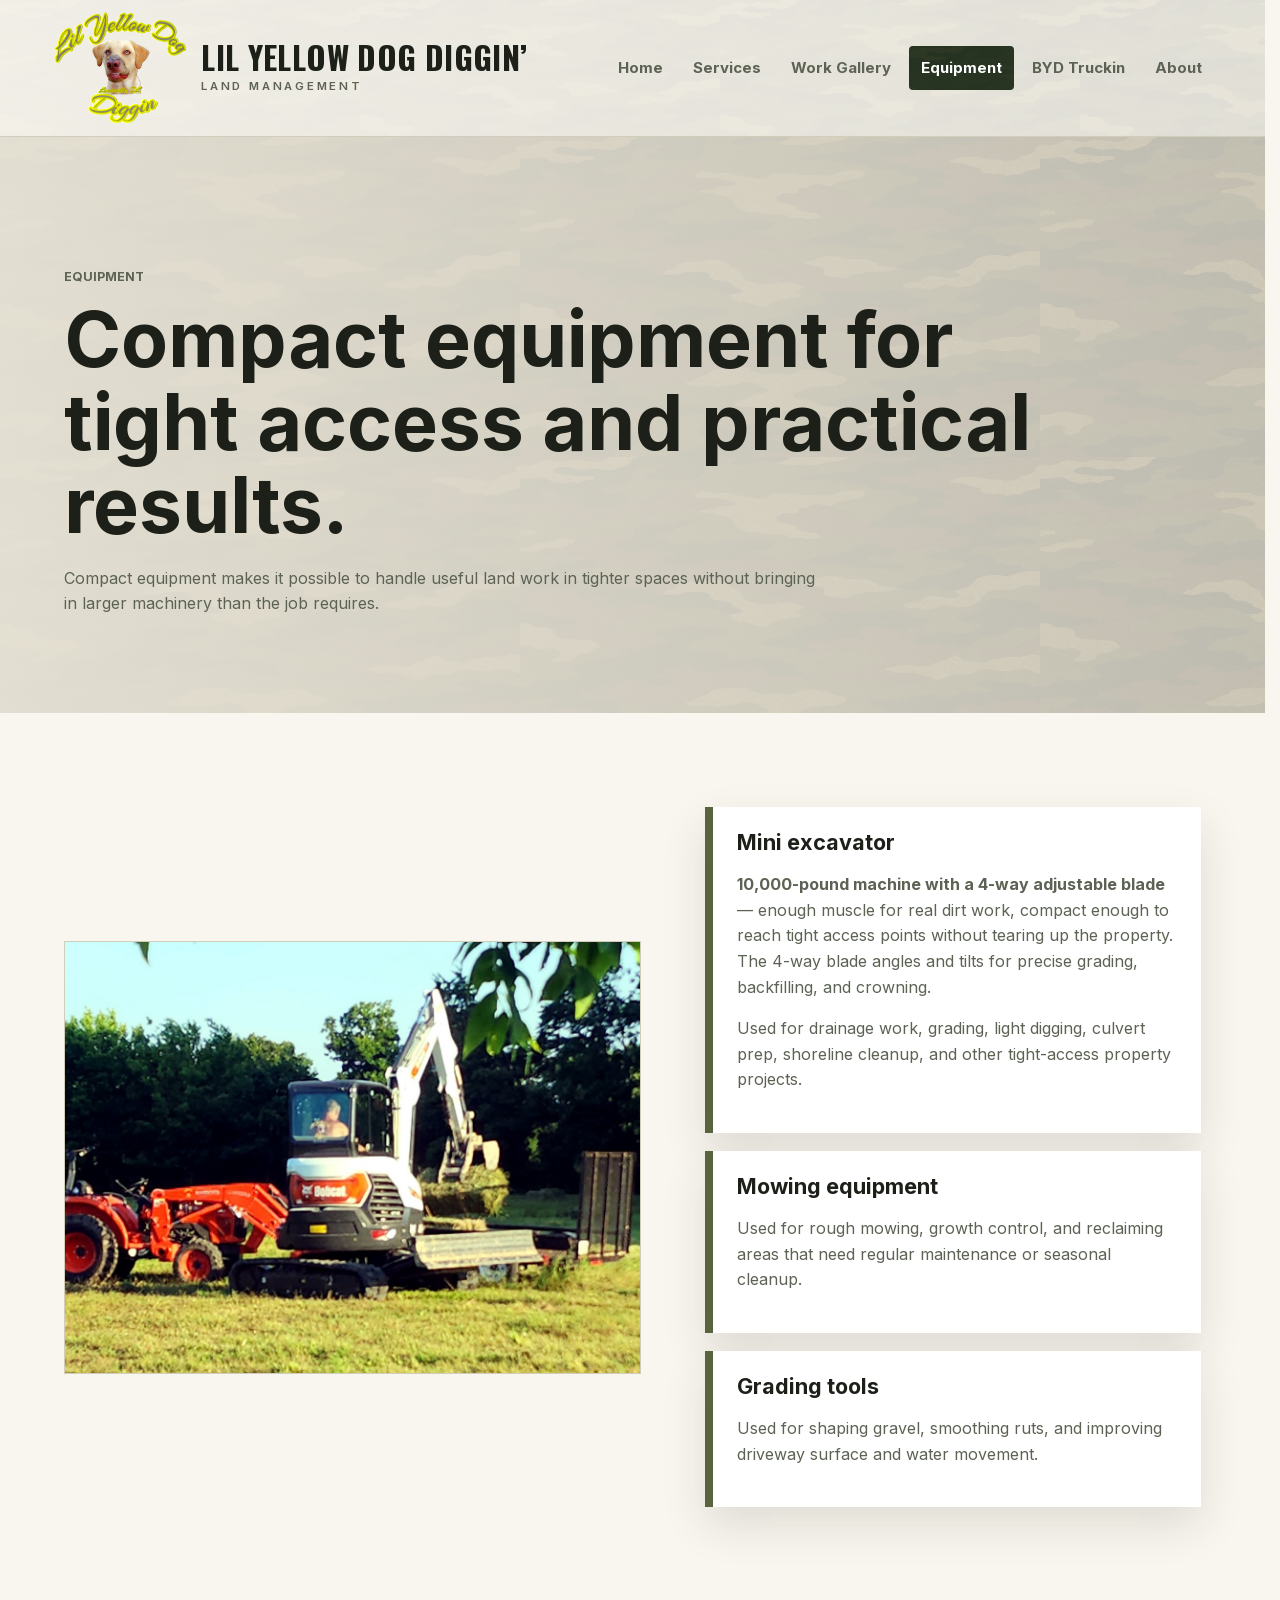
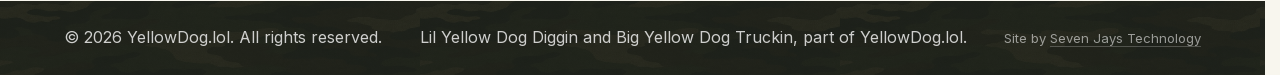
<file: equipment.html>
<!doctype html>
<html lang="en">
  <head>
    <meta charset="utf-8">
    <meta name="viewport" content="width=device-width, initial-scale=1">
    <title>Equipment | Lil Yellow Dog Diggin</title>
    <meta name="description" content="Compact equipment used for land management, mini excavation, mowing, and grading.">
    <link rel="canonical" href="https://yellowdog.lol/equipment">
    <meta property="og:type" content="website">
    <meta property="og:site_name" content="Lil Yellow Dog Diggin">
    <meta property="og:locale" content="en_US">
    <meta property="og:title" content="Equipment | Lil Yellow Dog Diggin">
    <meta property="og:description" content="Compact equipment used for land management, mini excavation, mowing, and grading.">
    <meta property="og:url" content="https://yellowdog.lol/equipment">
    <meta property="og:image" content="https://yellowdog.lol/assets/images/share-card.jpg">
    <meta property="og:image:width" content="1200">
    <meta property="og:image:height" content="630">
    <meta property="og:image:alt" content="The Lil Yellow Dog flatbed truck and trailered mini excavator on a country road at sunset, with the yellow dog sitting up on the flatbed">
    <meta name="twitter:card" content="summary_large_image">
    <meta name="twitter:title" content="Equipment | Lil Yellow Dog Diggin">
    <meta name="twitter:description" content="Compact equipment used for land management, mini excavation, mowing, and grading.">
    <meta name="twitter:image" content="https://yellowdog.lol/assets/images/share-card.jpg">
    <meta name="twitter:image:alt" content="The Lil Yellow Dog flatbed truck and trailered mini excavator on a country road at sunset, with the yellow dog sitting up on the flatbed">
    <meta name="robots" content="index, follow, max-image-preview:large, max-snippet:-1, max-video-preview:-1">
    <meta name="theme-color" content="#3f4d32">
    <link rel="icon" href="assets/images/favicon_512.png">
    <link rel="apple-touch-icon" href="assets/images/apple-touch-icon.png">
    <link rel="preload" href="assets/fonts/inter-latin-var.woff2" as="font" type="font/woff2" crossorigin>
    <link rel="preload" href="assets/fonts/oswald-latin-var.woff2" as="font" type="font/woff2" crossorigin>
    <link rel="stylesheet" href="assets/css/styles.css">
    <script type="application/ld+json">
    {
      "@context": "https://schema.org",
      "@graph": [
        {
          "@type": "WebPage",
          "@id": "https://yellowdog.lol/equipment#webpage",
          "url": "https://yellowdog.lol/equipment",
          "name": "Equipment | Lil Yellow Dog Diggin",
          "description": "Compact equipment used for land management, mini excavation, mowing, and grading.",
          "isPartOf": {
            "@id": "https://yellowdog.lol/#website"
          },
          "about": {
            "@id": "https://yellowdog.lol/#business"
          },
          "inLanguage": "en-US"
        },
        {
          "@type": "BreadcrumbList",
          "@id": "https://yellowdog.lol/equipment#breadcrumb",
          "itemListElement": [
            {
              "@type": "ListItem",
              "position": 1,
              "name": "Home",
              "item": "https://yellowdog.lol/"
            },
            {
              "@type": "ListItem",
              "position": 2,
              "name": "Equipment",
              "item": "https://yellowdog.lol/equipment"
            }
          ]
        }
      ]
    }
    </script>
  </head>
  <body>
    <header class="site-header">
      <a class="brand" href="./" aria-label="Lil Yellow Dog Diggin home"><img class="brand-logo" src="assets/images/logo-lil-yellow-dog.png" alt="" width="500" height="422" decoding="async"><span><strong>Lil Yellow Dog Diggin’</strong><small>Land Management</small></span></a>
      <button class="nav-toggle" type="button" aria-expanded="false" aria-controls="site-nav">Menu</button>
      <nav class="site-nav" id="site-nav" aria-label="Main navigation">
        <a href="./">Home</a>
        <a href="services">Services</a>
        <a href="gallery">Work Gallery</a>
        <a href="equipment" aria-current="page">Equipment</a>
        <a href="big-yellow-dog-truckin">BYD Truckin</a>
        <a href="about">About</a>
      </nav>
    </header>

    <main>
      <section class="page-hero">
        <p class="eyebrow">Equipment</p>
        <h1>Compact equipment for tight access and practical results.</h1>
        <p>Compact equipment makes it possible to handle useful land work in tighter spaces without bringing in larger machinery than the job requires.</p>
      </section>

      <section class="section equipment-layout">
        <div class="equipment-photo">
          <img src="assets/images/hero_02_loading-hay.jpg" alt="Compact excavator loading hay beside a tractor in a field" width="1600" height="900" loading="lazy" decoding="async">
        </div>
        <div class="equipment-list">
          <article><h2>Mini excavator</h2><p><strong>10,000-pound machine with a 4-way adjustable blade</strong> — enough muscle for real dirt work, compact enough to reach tight access points without tearing up the property. The 4-way blade angles and tilts for precise grading, backfilling, and crowning.</p><p>Used for drainage work, grading, light digging, culvert prep, shoreline cleanup, and other tight-access property projects.</p></article>
          <article><h2>Mowing equipment</h2><p>Used for rough mowing, growth control, and reclaiming areas that need regular maintenance or seasonal cleanup.</p></article>
          <article><h2>Grading tools</h2><p>Used for shaping gravel, smoothing ruts, and improving driveway surface and water movement.</p></article>
        </div>
      </section>
    </main>

    <footer class="site-footer"><p>&copy; <span id="year"></span> YellowDog.lol. All rights reserved.</p><p>Lil Yellow Dog Diggin and Big Yellow Dog Truckin, part of YellowDog.lol.</p><p class="footer-credit">Site by <a href="https://sevenjays.tech">Seven Jays Technology</a></p></footer>
    <script src="assets/js/site.js"></script>
  </body>
</html>
</file>
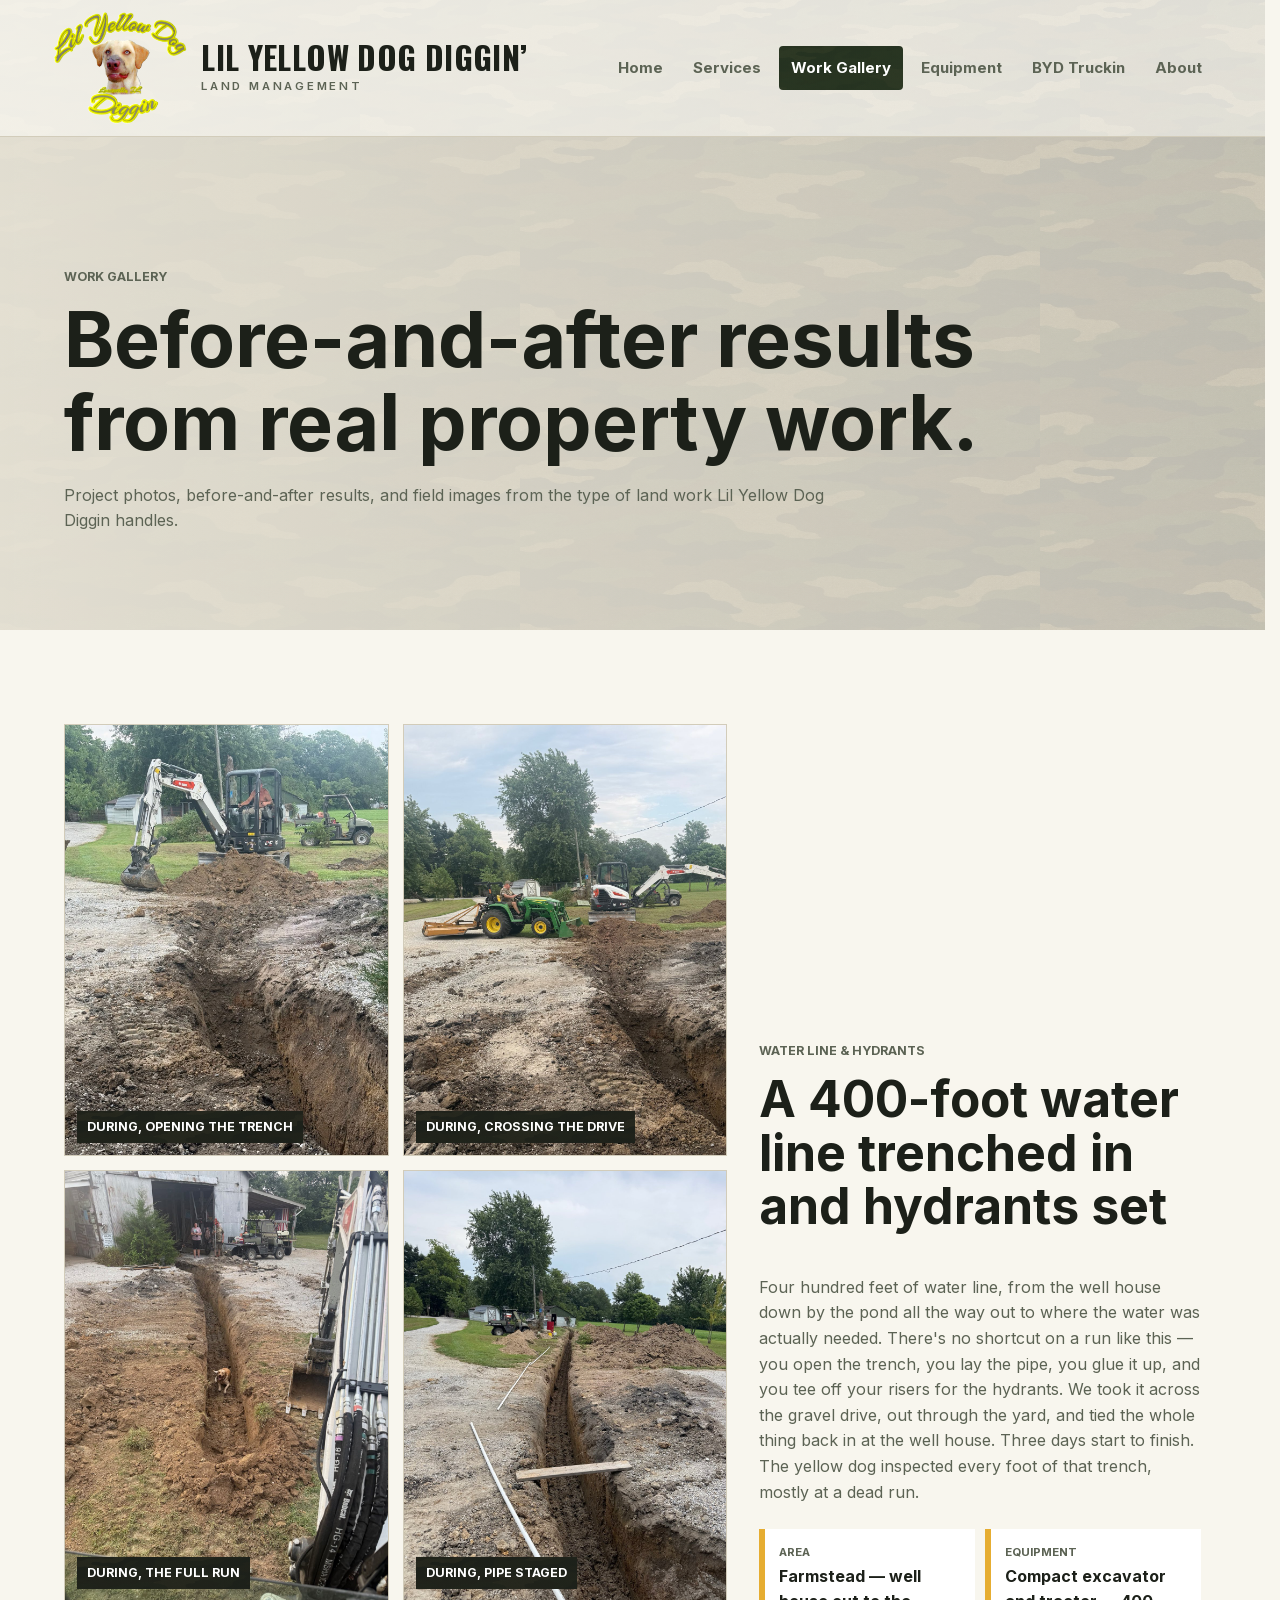
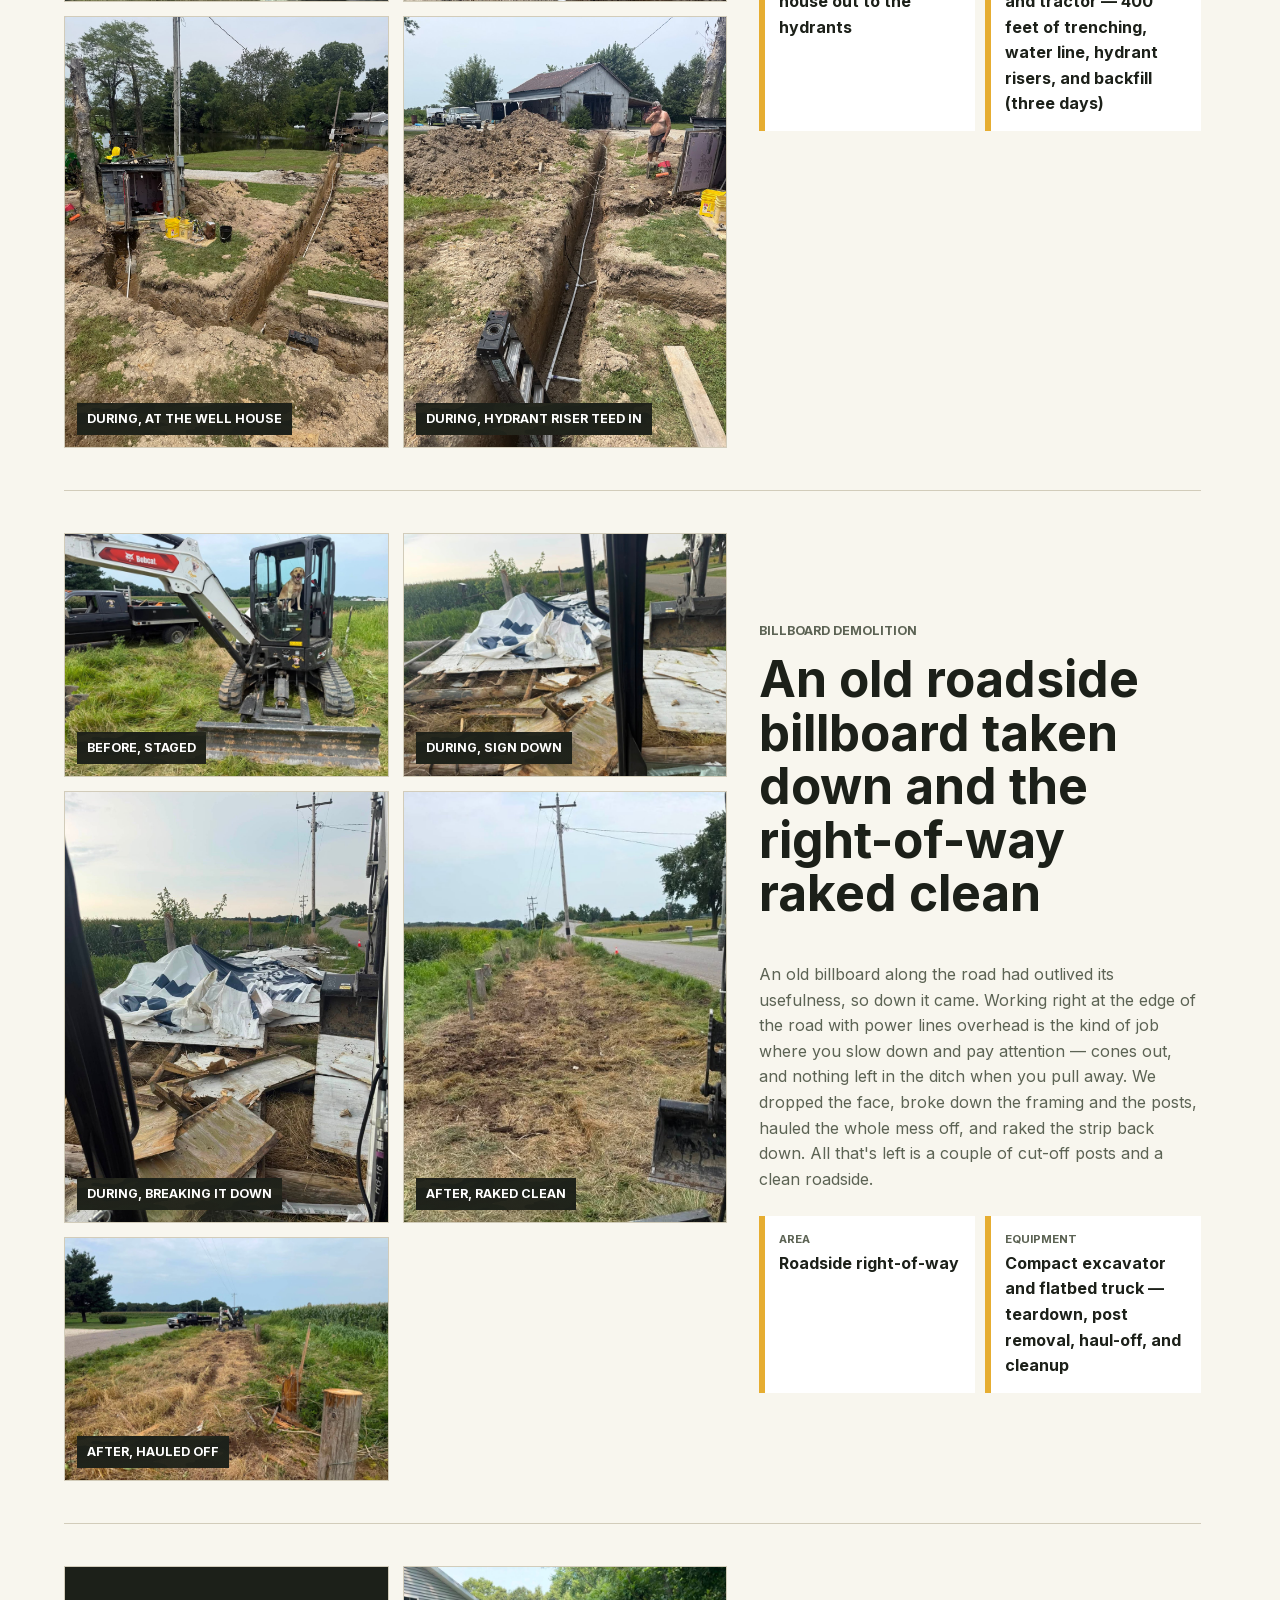
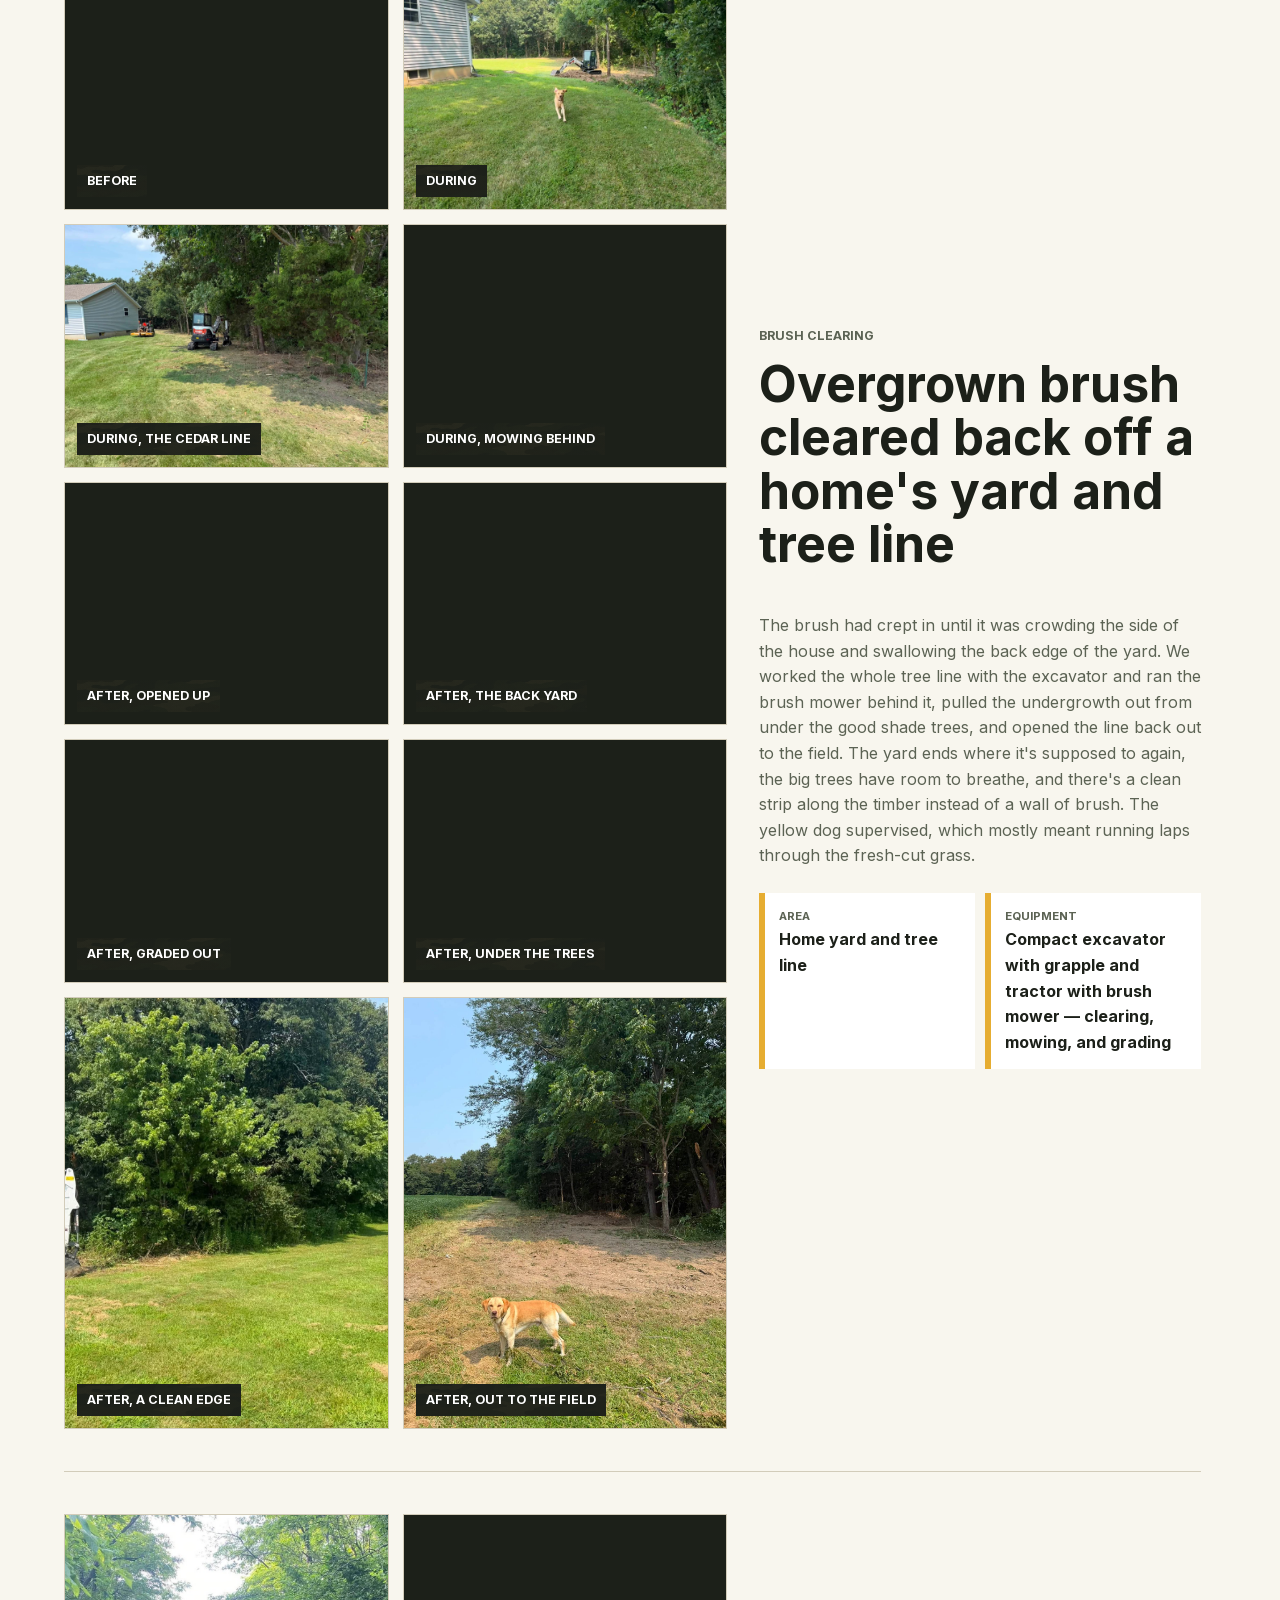
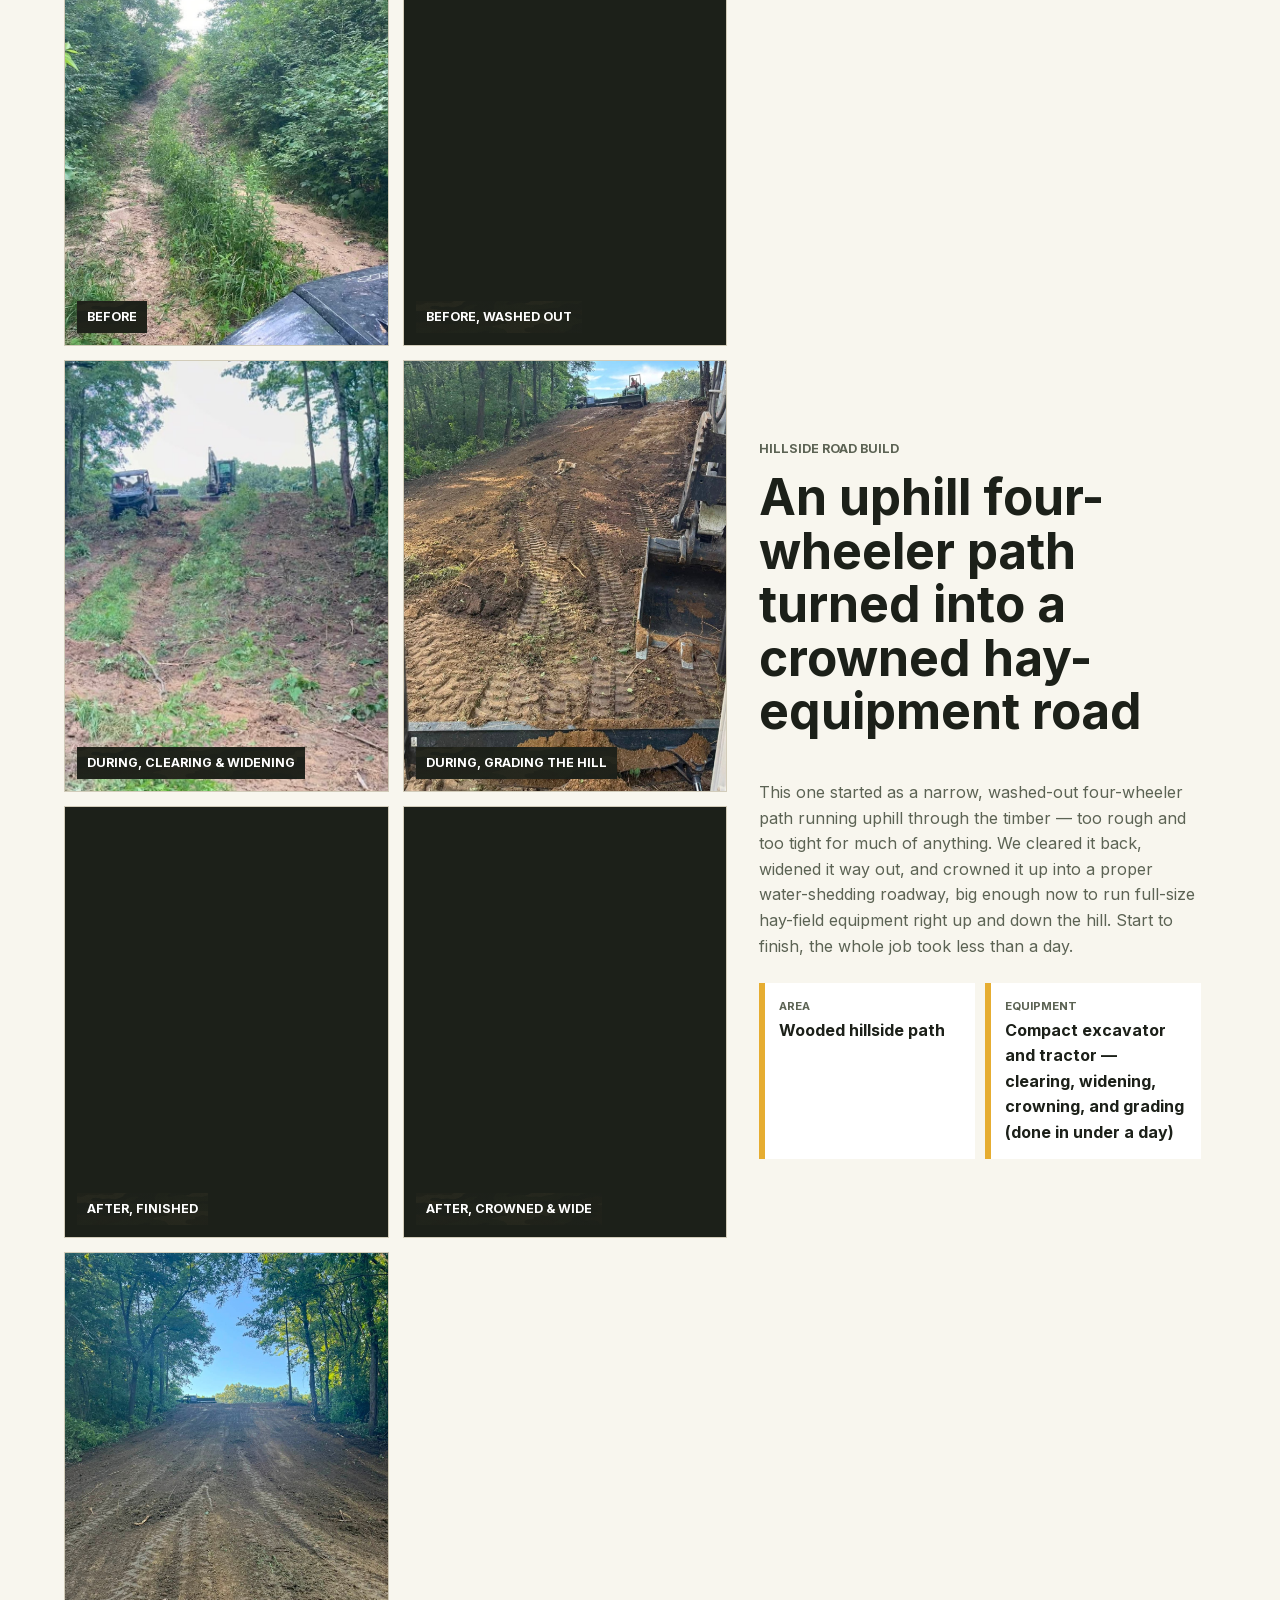
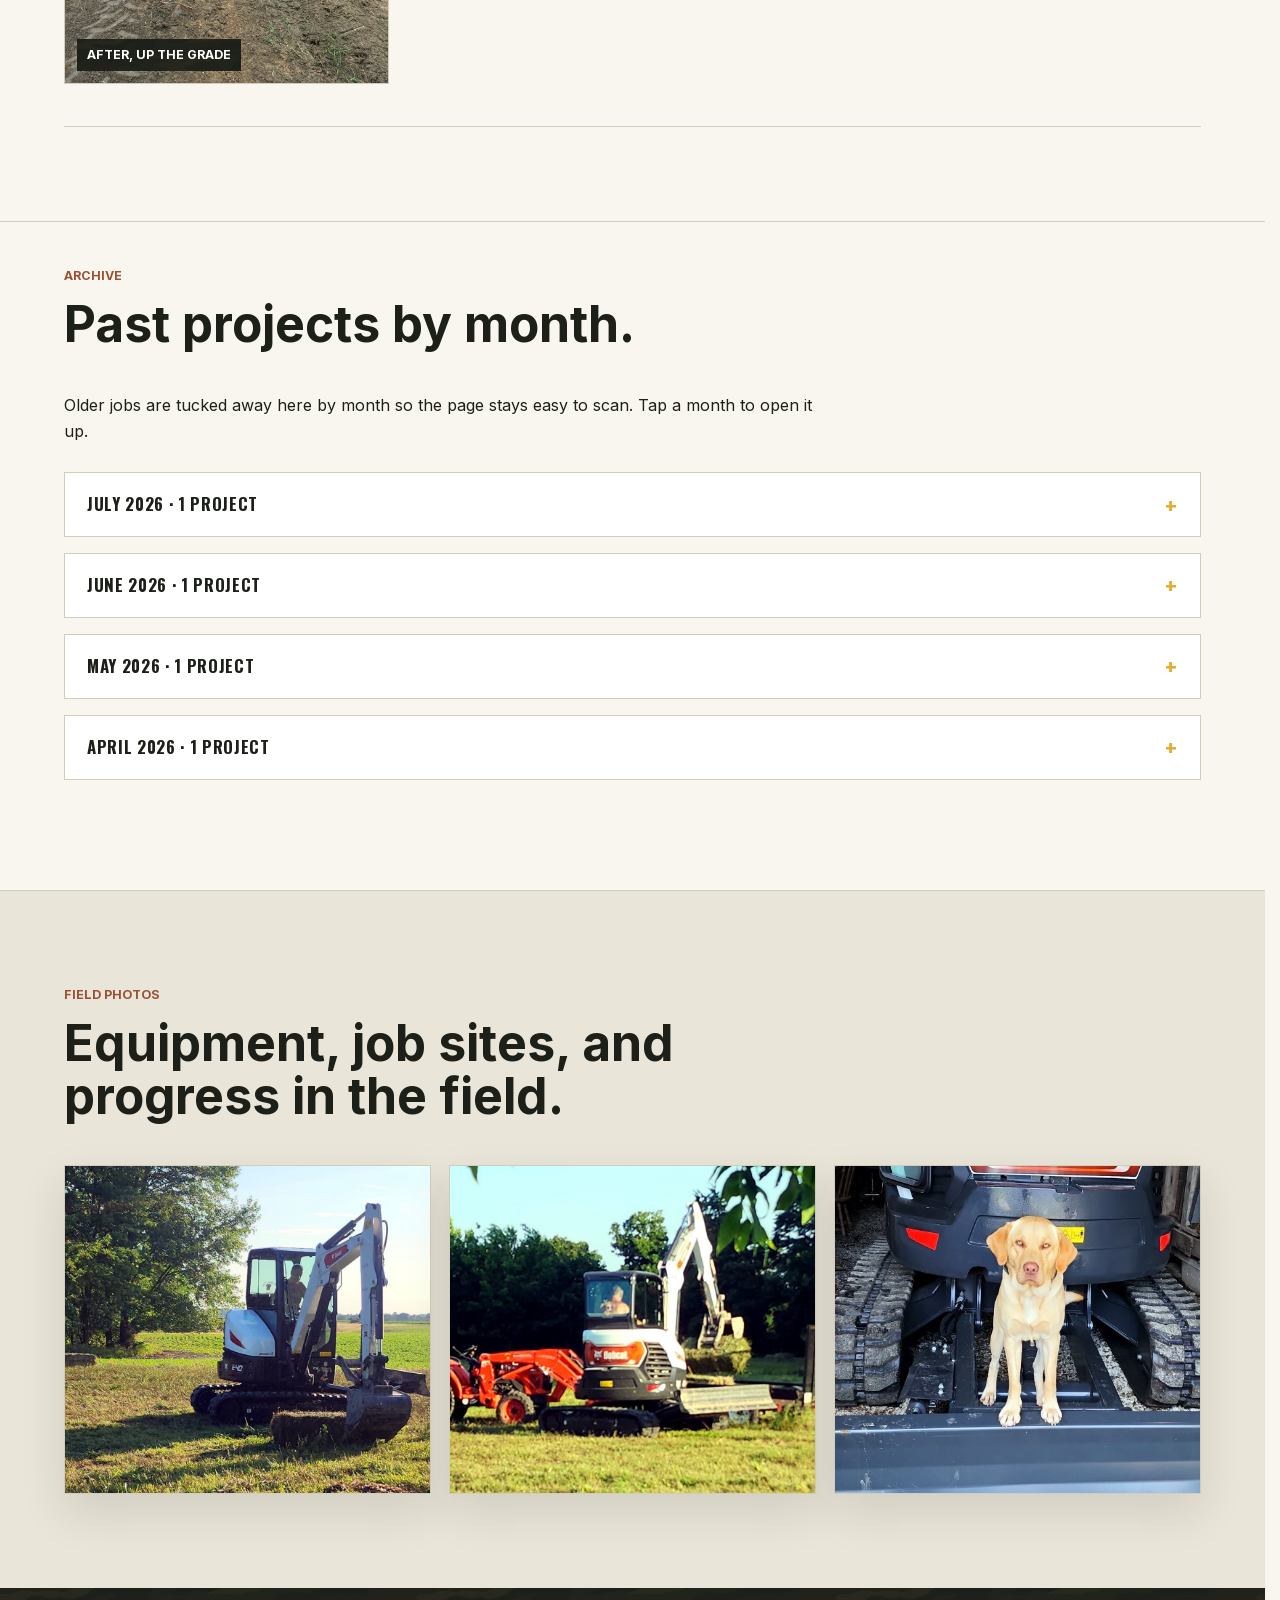
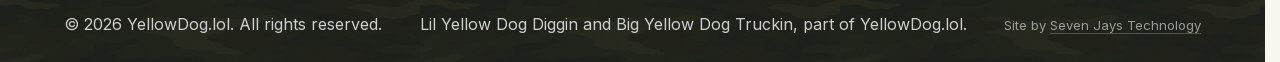
<file: gallery.html>
<!doctype html>
<html lang="en">
  <head>
    <meta charset="utf-8">
    <meta name="viewport" content="width=device-width, initial-scale=1">
    <title>Work Gallery | Lil Yellow Dog Diggin</title>
    <meta name="description" content="Before and after land management project gallery for Lil Yellow Dog Diggin.">
    <link rel="canonical" href="https://yellowdog.lol/gallery">
    <meta property="og:type" content="website">
    <meta property="og:site_name" content="Lil Yellow Dog Diggin">
    <meta property="og:locale" content="en_US">
    <meta property="og:title" content="Work Gallery | Lil Yellow Dog Diggin">
    <meta property="og:description" content="Before and after land management project gallery for Lil Yellow Dog Diggin.">
    <meta property="og:url" content="https://yellowdog.lol/gallery">
    <meta property="og:image" content="https://yellowdog.lol/assets/images/share-card.jpg">
    <meta property="og:image:width" content="1200">
    <meta property="og:image:height" content="630">
    <meta property="og:image:alt" content="The Lil Yellow Dog flatbed truck and trailered mini excavator on a country road at sunset, with the yellow dog sitting up on the flatbed">
    <meta name="twitter:card" content="summary_large_image">
    <meta name="twitter:title" content="Work Gallery | Lil Yellow Dog Diggin">
    <meta name="twitter:description" content="Before and after land management project gallery for Lil Yellow Dog Diggin.">
    <meta name="twitter:image" content="https://yellowdog.lol/assets/images/share-card.jpg">
    <meta name="twitter:image:alt" content="The Lil Yellow Dog flatbed truck and trailered mini excavator on a country road at sunset, with the yellow dog sitting up on the flatbed">
    <meta name="robots" content="index, follow, max-image-preview:large, max-snippet:-1, max-video-preview:-1">
    <meta name="theme-color" content="#3f4d32">
    <link rel="icon" href="assets/images/favicon_512.png">
    <link rel="apple-touch-icon" href="assets/images/apple-touch-icon.png">
    <link rel="preload" href="assets/fonts/inter-latin-var.woff2" as="font" type="font/woff2" crossorigin>
    <link rel="preload" href="assets/fonts/oswald-latin-var.woff2" as="font" type="font/woff2" crossorigin>
    <link rel="stylesheet" href="assets/css/styles.css">
    <script type="application/ld+json">
    {
      "@context": "https://schema.org",
      "@graph": [
        {
          "@type": "CollectionPage",
          "@id": "https://yellowdog.lol/gallery#webpage",
          "url": "https://yellowdog.lol/gallery",
          "name": "Work Gallery | Lil Yellow Dog Diggin",
          "description": "Before and after land management project gallery for Lil Yellow Dog Diggin.",
          "isPartOf": {
            "@id": "https://yellowdog.lol/#website"
          },
          "about": {
            "@id": "https://yellowdog.lol/#business"
          },
          "inLanguage": "en-US"
        },
        {
          "@type": "ImageGallery",
          "@id": "https://yellowdog.lol/gallery#gallery",
          "name": "Lil Yellow Dog Diggin work gallery",
          "description": "Before-and-after photographs from completed land management, excavation, and property cleanup projects.",
          "isPartOf": {
            "@id": "https://yellowdog.lol/gallery#webpage"
          },
          "numberOfItems": 8,
          "hasPart": [
            {
              "@id": "https://yellowdog.lol/gallery#project-1"
            },
            {
              "@id": "https://yellowdog.lol/gallery#project-2"
            },
            {
              "@id": "https://yellowdog.lol/gallery#project-3"
            },
            {
              "@id": "https://yellowdog.lol/gallery#project-4"
            },
            {
              "@id": "https://yellowdog.lol/gallery#project-5"
            },
            {
              "@id": "https://yellowdog.lol/gallery#project-6"
            },
            {
              "@id": "https://yellowdog.lol/gallery#project-7"
            },
            {
              "@id": "https://yellowdog.lol/gallery#project-8"
            }
          ]
        },
        {
          "@type": "CreativeWork",
          "@id": "https://yellowdog.lol/gallery#project-1",
          "name": "A 400-foot water line trenched in and hydrants set",
          "headline": "A 400-foot water line trenched in and hydrants set",
          "description": "Four hundred feet of water line, from the well house down by the pond all the way out to where the water was actually needed. There's no shortcut on a run like this — you open the trench, you lay the pipe, you glue it up, and you tee off your risers for the hydrants. We took it across the gravel drive, out through the yard, and tied the whole thing back in at the well house. Three days start to finish. The yellow dog inspected every foot of that trench, mostly at a dead run.",
          "genre": "Water line & hydrants",
          "dateCreated": "2026-08",
          "contentLocation": {
            "@type": "Place",
            "name": "Farmstead — well house out to the hydrants"
          },
          "about": "Compact excavator and tractor — 400 feet of trenching, water line, hydrant risers, and backfill (three days)",
          "creator": {
            "@id": "https://yellowdog.lol/#business"
          },
          "isPartOf": {
            "@id": "https://yellowdog.lol/gallery#gallery"
          },
          "image": [
            {
              "@type": "ImageObject",
              "contentUrl": "https://yellowdog.lol/assets/images/projects/waterline-during-opening.jpeg",
              "url": "https://yellowdog.lol/assets/images/projects/waterline-during-opening.jpeg",
              "caption": "Compact excavator opening the water line trench across the gravel drive with the spoil piled up alongside",
              "description": "Compact excavator opening the water line trench across the gravel drive with the spoil piled up alongside",
              "creditText": "Lil Yellow Dog Diggin'",
              "creator": {
                "@id": "https://yellowdog.lol/#business"
              },
              "copyrightNotice": "© YellowDog.lol",
              "acquireLicensePage": "https://yellowdog.lol/about#contact"
            },
            {
              "@type": "ImageObject",
              "contentUrl": "https://yellowdog.lol/assets/images/projects/waterline-during-drive.jpeg",
              "url": "https://yellowdog.lol/assets/images/projects/waterline-during-drive.jpeg",
              "caption": "Tractor and excavator working the open trench where it cuts across the gravel driveway",
              "description": "Tractor and excavator working the open trench where it cuts across the gravel driveway",
              "creditText": "Lil Yellow Dog Diggin'",
              "creator": {
                "@id": "https://yellowdog.lol/#business"
              },
              "copyrightNotice": "© YellowDog.lol",
              "acquireLicensePage": "https://yellowdog.lol/about#contact"
            },
            {
              "@type": "ImageObject",
              "contentUrl": "https://yellowdog.lol/assets/images/projects/waterline-during-run.jpeg",
              "url": "https://yellowdog.lol/assets/images/projects/waterline-during-run.jpeg",
              "caption": "The open trench running back toward the barn with the yellow dog trotting up the bottom of it",
              "description": "The open trench running back toward the barn with the yellow dog trotting up the bottom of it",
              "creditText": "Lil Yellow Dog Diggin'",
              "creator": {
                "@id": "https://yellowdog.lol/#business"
              },
              "copyrightNotice": "© YellowDog.lol",
              "acquireLicensePage": "https://yellowdog.lol/about#contact"
            },
            {
              "@type": "ImageObject",
              "contentUrl": "https://yellowdog.lol/assets/images/projects/waterline-during-pipe-staged.jpeg",
              "url": "https://yellowdog.lol/assets/images/projects/waterline-during-pipe-staged.jpeg",
              "caption": "The finished trench with white water line pipe laid out alongside, ready to drop in",
              "description": "The finished trench with white water line pipe laid out alongside, ready to drop in",
              "creditText": "Lil Yellow Dog Diggin'",
              "creator": {
                "@id": "https://yellowdog.lol/#business"
              },
              "copyrightNotice": "© YellowDog.lol",
              "acquireLicensePage": "https://yellowdog.lol/about#contact"
            },
            {
              "@type": "ImageObject",
              "contentUrl": "https://yellowdog.lol/assets/images/projects/waterline-during-wellhouse.jpeg",
              "url": "https://yellowdog.lol/assets/images/projects/waterline-during-wellhouse.jpeg",
              "caption": "The trench dug in around the well house by the pond where the new line ties into the water source",
              "description": "The trench dug in around the well house by the pond where the new line ties into the water source",
              "creditText": "Lil Yellow Dog Diggin'",
              "creator": {
                "@id": "https://yellowdog.lol/#business"
              },
              "copyrightNotice": "© YellowDog.lol",
              "acquireLicensePage": "https://yellowdog.lol/about#contact"
            },
            {
              "@type": "ImageObject",
              "contentUrl": "https://yellowdog.lol/assets/images/projects/waterline-during-hydrant.jpeg",
              "url": "https://yellowdog.lol/assets/images/projects/waterline-during-hydrant.jpeg",
              "caption": "Water line glued up in the bottom of the trench with a riser teed off for a hydrant",
              "description": "Water line glued up in the bottom of the trench with a riser teed off for a hydrant",
              "creditText": "Lil Yellow Dog Diggin'",
              "creator": {
                "@id": "https://yellowdog.lol/#business"
              },
              "copyrightNotice": "© YellowDog.lol",
              "acquireLicensePage": "https://yellowdog.lol/about#contact"
            }
          ]
        },
        {
          "@type": "CreativeWork",
          "@id": "https://yellowdog.lol/gallery#project-2",
          "name": "An old roadside billboard taken down and the right-of-way raked clean",
          "headline": "An old roadside billboard taken down and the right-of-way raked clean",
          "description": "An old billboard along the road had outlived its usefulness, so down it came. Working right at the edge of the road with power lines overhead is the kind of job where you slow down and pay attention — cones out, and nothing left in the ditch when you pull away. We dropped the face, broke down the framing and the posts, hauled the whole mess off, and raked the strip back down. All that's left is a couple of cut-off posts and a clean roadside.",
          "genre": "Billboard demolition",
          "dateCreated": "2026-08",
          "contentLocation": {
            "@type": "Place",
            "name": "Roadside right-of-way"
          },
          "about": "Compact excavator and flatbed truck — teardown, post removal, haul-off, and cleanup",
          "creator": {
            "@id": "https://yellowdog.lol/#business"
          },
          "isPartOf": {
            "@id": "https://yellowdog.lol/gallery#gallery"
          },
          "image": [
            {
              "@type": "ImageObject",
              "contentUrl": "https://yellowdog.lol/assets/images/projects/billboard-before-staged.jpeg",
              "url": "https://yellowdog.lol/assets/images/projects/billboard-before-staged.jpeg",
              "caption": "The Lil Yellow Dog excavator staged in the tall grass along the road with the yellow dog sitting up in the operator's seat",
              "description": "The Lil Yellow Dog excavator staged in the tall grass along the road with the yellow dog sitting up in the operator's seat",
              "creditText": "Lil Yellow Dog Diggin'",
              "creator": {
                "@id": "https://yellowdog.lol/#business"
              },
              "copyrightNotice": "© YellowDog.lol",
              "acquireLicensePage": "https://yellowdog.lol/about#contact"
            },
            {
              "@type": "ImageObject",
              "contentUrl": "https://yellowdog.lol/assets/images/projects/billboard-during-down.jpeg",
              "url": "https://yellowdog.lol/assets/images/projects/billboard-during-down.jpeg",
              "caption": "The billboard face and splintered plywood framing piled on the ground beside the cornfield",
              "description": "The billboard face and splintered plywood framing piled on the ground beside the cornfield",
              "creditText": "Lil Yellow Dog Diggin'",
              "creator": {
                "@id": "https://yellowdog.lol/#business"
              },
              "copyrightNotice": "© YellowDog.lol",
              "acquireLicensePage": "https://yellowdog.lol/about#contact"
            },
            {
              "@type": "ImageObject",
              "contentUrl": "https://yellowdog.lol/assets/images/projects/billboard-during-debris.jpeg",
              "url": "https://yellowdog.lol/assets/images/projects/billboard-during-debris.jpeg",
              "caption": "The torn-down billboard and broken framing seen from the excavator cab, with a safety cone set out on the road and power lines overhead",
              "description": "The torn-down billboard and broken framing seen from the excavator cab, with a safety cone set out on the road and power lines overhead",
              "creditText": "Lil Yellow Dog Diggin'",
              "creator": {
                "@id": "https://yellowdog.lol/#business"
              },
              "copyrightNotice": "© YellowDog.lol",
              "acquireLicensePage": "https://yellowdog.lol/about#contact"
            },
            {
              "@type": "ImageObject",
              "contentUrl": "https://yellowdog.lol/assets/images/projects/billboard-after-raked.jpeg",
              "url": "https://yellowdog.lol/assets/images/projects/billboard-after-raked.jpeg",
              "caption": "The cleaned-up roadside strip seen from the cab with the old posts cut off flush",
              "description": "The cleaned-up roadside strip seen from the cab with the old posts cut off flush",
              "creditText": "Lil Yellow Dog Diggin'",
              "creator": {
                "@id": "https://yellowdog.lol/#business"
              },
              "copyrightNotice": "© YellowDog.lol",
              "acquireLicensePage": "https://yellowdog.lol/about#contact"
            },
            {
              "@type": "ImageObject",
              "contentUrl": "https://yellowdog.lol/assets/images/projects/billboard-after-cleared.jpeg",
              "url": "https://yellowdog.lol/assets/images/projects/billboard-after-cleared.jpeg",
              "caption": "The finished roadside with all the debris hauled away and only the cut-off posts left standing",
              "description": "The finished roadside with all the debris hauled away and only the cut-off posts left standing",
              "creditText": "Lil Yellow Dog Diggin'",
              "creator": {
                "@id": "https://yellowdog.lol/#business"
              },
              "copyrightNotice": "© YellowDog.lol",
              "acquireLicensePage": "https://yellowdog.lol/about#contact"
            }
          ]
        },
        {
          "@type": "CreativeWork",
          "@id": "https://yellowdog.lol/gallery#project-3",
          "name": "Overgrown brush cleared back off a home's yard and tree line",
          "headline": "Overgrown brush cleared back off a home's yard and tree line",
          "description": "The brush had crept in until it was crowding the side of the house and swallowing the back edge of the yard. We worked the whole tree line with the excavator and ran the brush mower behind it, pulled the undergrowth out from under the good shade trees, and opened the line back out to the field. The yard ends where it's supposed to again, the big trees have room to breathe, and there's a clean strip along the timber instead of a wall of brush. The yellow dog supervised, which mostly meant running laps through the fresh-cut grass.",
          "genre": "Brush clearing",
          "dateCreated": "2026-08",
          "contentLocation": {
            "@type": "Place",
            "name": "Home yard and tree line"
          },
          "about": "Compact excavator with grapple and tractor with brush mower — clearing, mowing, and grading",
          "creator": {
            "@id": "https://yellowdog.lol/#business"
          },
          "isPartOf": {
            "@id": "https://yellowdog.lol/gallery#gallery"
          },
          "image": [
            {
              "@type": "ImageObject",
              "contentUrl": "https://yellowdog.lol/assets/images/projects/brush-before-overgrown.jpeg",
              "url": "https://yellowdog.lol/assets/images/projects/brush-before-overgrown.jpeg",
              "caption": "Thick overgrown brush and cedars crowding right up against the side of the house, with the yellow dog crossing the lawn",
              "description": "Thick overgrown brush and cedars crowding right up against the side of the house, with the yellow dog crossing the lawn",
              "creditText": "Lil Yellow Dog Diggin'",
              "creator": {
                "@id": "https://yellowdog.lol/#business"
              },
              "copyrightNotice": "© YellowDog.lol",
              "acquireLicensePage": "https://yellowdog.lol/about#contact"
            },
            {
              "@type": "ImageObject",
              "contentUrl": "https://yellowdog.lol/assets/images/projects/brush-during-working.jpeg",
              "url": "https://yellowdog.lol/assets/images/projects/brush-during-working.jpeg",
              "caption": "The excavator working the brush line at the back of the yard while the yellow dog trots up the grass",
              "description": "The excavator working the brush line at the back of the yard while the yellow dog trots up the grass",
              "creditText": "Lil Yellow Dog Diggin'",
              "creator": {
                "@id": "https://yellowdog.lol/#business"
              },
              "copyrightNotice": "© YellowDog.lol",
              "acquireLicensePage": "https://yellowdog.lol/about#contact"
            },
            {
              "@type": "ImageObject",
              "contentUrl": "https://yellowdog.lol/assets/images/projects/brush-during-cedars.jpeg",
              "url": "https://yellowdog.lol/assets/images/projects/brush-during-cedars.jpeg",
              "caption": "Excavator pulling brush out of the cedar line beside the house with the mowing tractor working behind it",
              "description": "Excavator pulling brush out of the cedar line beside the house with the mowing tractor working behind it",
              "creditText": "Lil Yellow Dog Diggin'",
              "creator": {
                "@id": "https://yellowdog.lol/#business"
              },
              "copyrightNotice": "© YellowDog.lol",
              "acquireLicensePage": "https://yellowdog.lol/about#contact"
            },
            {
              "@type": "ImageObject",
              "contentUrl": "https://yellowdog.lol/assets/images/projects/brush-during-treeline.jpeg",
              "url": "https://yellowdog.lol/assets/images/projects/brush-during-treeline.jpeg",
              "caption": "The excavator clearing the tree line while the tractor and brush mower cut the field edge behind it",
              "description": "The excavator clearing the tree line while the tractor and brush mower cut the field edge behind it",
              "creditText": "Lil Yellow Dog Diggin'",
              "creator": {
                "@id": "https://yellowdog.lol/#business"
              },
              "copyrightNotice": "© YellowDog.lol",
              "acquireLicensePage": "https://yellowdog.lol/about#contact"
            },
            {
              "@type": "ImageObject",
              "contentUrl": "https://yellowdog.lol/assets/images/projects/brush-after-opened.jpeg",
              "url": "https://yellowdog.lol/assets/images/projects/brush-after-opened.jpeg",
              "caption": "The same view beside the house with the wall of brush gone and the field visible through the trees",
              "description": "The same view beside the house with the wall of brush gone and the field visible through the trees",
              "creditText": "Lil Yellow Dog Diggin'",
              "creator": {
                "@id": "https://yellowdog.lol/#business"
              },
              "copyrightNotice": "© YellowDog.lol",
              "acquireLicensePage": "https://yellowdog.lol/about#contact"
            },
            {
              "@type": "ImageObject",
              "contentUrl": "https://yellowdog.lol/assets/images/projects/brush-after-yard.jpeg",
              "url": "https://yellowdog.lol/assets/images/projects/brush-after-yard.jpeg",
              "caption": "The cleared back yard with a fresh strip of dirt along the tree line and the house off to the side",
              "description": "The cleared back yard with a fresh strip of dirt along the tree line and the house off to the side",
              "creditText": "Lil Yellow Dog Diggin'",
              "creator": {
                "@id": "https://yellowdog.lol/#business"
              },
              "copyrightNotice": "© YellowDog.lol",
              "acquireLicensePage": "https://yellowdog.lol/about#contact"
            },
            {
              "@type": "ImageObject",
              "contentUrl": "https://yellowdog.lol/assets/images/projects/brush-after-graded.jpeg",
              "url": "https://yellowdog.lol/assets/images/projects/brush-after-graded.jpeg",
              "caption": "The cleared strip beside the house graded down smooth, with the excavator and tractor parked up at the tree line",
              "description": "The cleared strip beside the house graded down smooth, with the excavator and tractor parked up at the tree line",
              "creditText": "Lil Yellow Dog Diggin'",
              "creator": {
                "@id": "https://yellowdog.lol/#business"
              },
              "copyrightNotice": "© YellowDog.lol",
              "acquireLicensePage": "https://yellowdog.lol/about#contact"
            },
            {
              "@type": "ImageObject",
              "contentUrl": "https://yellowdog.lol/assets/images/projects/brush-after-canopy.jpeg",
              "url": "https://yellowdog.lol/assets/images/projects/brush-after-canopy.jpeg",
              "caption": "Undergrowth cleared out from under the shade trees so you can see clear through to the house and driveway",
              "description": "Undergrowth cleared out from under the shade trees so you can see clear through to the house and driveway",
              "creditText": "Lil Yellow Dog Diggin'",
              "creator": {
                "@id": "https://yellowdog.lol/#business"
              },
              "copyrightNotice": "© YellowDog.lol",
              "acquireLicensePage": "https://yellowdog.lol/about#contact"
            },
            {
              "@type": "ImageObject",
              "contentUrl": "https://yellowdog.lol/assets/images/projects/brush-after-edge.jpeg",
              "url": "https://yellowdog.lol/assets/images/projects/brush-after-edge.jpeg",
              "caption": "The mowed lawn meeting a clean, defined tree line where the brush used to run out into the yard",
              "description": "The mowed lawn meeting a clean, defined tree line where the brush used to run out into the yard",
              "creditText": "Lil Yellow Dog Diggin'",
              "creator": {
                "@id": "https://yellowdog.lol/#business"
              },
              "copyrightNotice": "© YellowDog.lol",
              "acquireLicensePage": "https://yellowdog.lol/about#contact"
            },
            {
              "@type": "ImageObject",
              "contentUrl": "https://yellowdog.lol/assets/images/projects/brush-after-strip.jpeg",
              "url": "https://yellowdog.lol/assets/images/projects/brush-after-strip.jpeg",
              "caption": "The cleared strip between the tree line and the cornfield with the yellow dog standing out on it",
              "description": "The cleared strip between the tree line and the cornfield with the yellow dog standing out on it",
              "creditText": "Lil Yellow Dog Diggin'",
              "creator": {
                "@id": "https://yellowdog.lol/#business"
              },
              "copyrightNotice": "© YellowDog.lol",
              "acquireLicensePage": "https://yellowdog.lol/about#contact"
            }
          ]
        },
        {
          "@type": "CreativeWork",
          "@id": "https://yellowdog.lol/gallery#project-4",
          "name": "An uphill four-wheeler path turned into a crowned hay-equipment road",
          "headline": "An uphill four-wheeler path turned into a crowned hay-equipment road",
          "description": "This one started as a narrow, washed-out four-wheeler path running uphill through the timber — too rough and too tight for much of anything. We cleared it back, widened it way out, and crowned it up into a proper water-shedding roadway, big enough now to run full-size hay-field equipment right up and down the hill. Start to finish, the whole job took less than a day.",
          "genre": "Hillside road build",
          "dateCreated": "2026-07",
          "contentLocation": {
            "@type": "Place",
            "name": "Wooded hillside path"
          },
          "about": "Compact excavator and tractor — clearing, widening, crowning, and grading (done in under a day)",
          "creator": {
            "@id": "https://yellowdog.lol/#business"
          },
          "isPartOf": {
            "@id": "https://yellowdog.lol/gallery#gallery"
          },
          "image": [
            {
              "@type": "ImageObject",
              "contentUrl": "https://yellowdog.lol/assets/images/projects/hill-road-before-seat.jpeg",
              "url": "https://yellowdog.lol/assets/images/projects/hill-road-before-seat.jpeg",
              "caption": "The narrow, overgrown four-wheeler path climbing the wooded hill before work",
              "description": "The narrow, overgrown four-wheeler path climbing the wooded hill before work",
              "creditText": "Lil Yellow Dog Diggin'",
              "creator": {
                "@id": "https://yellowdog.lol/#business"
              },
              "copyrightNotice": "© YellowDog.lol",
              "acquireLicensePage": "https://yellowdog.lol/about#contact"
            },
            {
              "@type": "ImageObject",
              "contentUrl": "https://yellowdog.lol/assets/images/projects/hill-road-before-overgrown.jpeg",
              "url": "https://yellowdog.lol/assets/images/projects/hill-road-before-overgrown.jpeg",
              "caption": "The rutted, grown-over two-track path before it was widened",
              "description": "The rutted, grown-over two-track path before it was widened",
              "creditText": "Lil Yellow Dog Diggin'",
              "creator": {
                "@id": "https://yellowdog.lol/#business"
              },
              "copyrightNotice": "© YellowDog.lol",
              "acquireLicensePage": "https://yellowdog.lol/about#contact"
            },
            {
              "@type": "ImageObject",
              "contentUrl": "https://yellowdog.lol/assets/images/projects/hill-road-during-clearing.jpeg",
              "url": "https://yellowdog.lol/assets/images/projects/hill-road-during-clearing.jpeg",
              "caption": "Brush cleared back and the path widened out with the excavator and side-by-side on the hill",
              "description": "Brush cleared back and the path widened out with the excavator and side-by-side on the hill",
              "creditText": "Lil Yellow Dog Diggin'",
              "creator": {
                "@id": "https://yellowdog.lol/#business"
              },
              "copyrightNotice": "© YellowDog.lol",
              "acquireLicensePage": "https://yellowdog.lol/about#contact"
            },
            {
              "@type": "ImageObject",
              "contentUrl": "https://yellowdog.lol/assets/images/projects/hill-road-during-grading.jpeg",
              "url": "https://yellowdog.lol/assets/images/projects/hill-road-during-grading.jpeg",
              "caption": "Grading the fresh roadbed up the hill, seen from the excavator seat with the dog looking on",
              "description": "Grading the fresh roadbed up the hill, seen from the excavator seat with the dog looking on",
              "creditText": "Lil Yellow Dog Diggin'",
              "creator": {
                "@id": "https://yellowdog.lol/#business"
              },
              "copyrightNotice": "© YellowDog.lol",
              "acquireLicensePage": "https://yellowdog.lol/about#contact"
            },
            {
              "@type": "ImageObject",
              "contentUrl": "https://yellowdog.lol/assets/images/projects/hill-road-after-finished.jpeg",
              "url": "https://yellowdog.lol/assets/images/projects/hill-road-after-finished.jpeg",
              "caption": "The finished crowned roadway climbing the hill with the yellow dog riding in the Lil Yellow Dog excavator",
              "description": "The finished crowned roadway climbing the hill with the yellow dog riding in the Lil Yellow Dog excavator",
              "creditText": "Lil Yellow Dog Diggin'",
              "creator": {
                "@id": "https://yellowdog.lol/#business"
              },
              "copyrightNotice": "© YellowDog.lol",
              "acquireLicensePage": "https://yellowdog.lol/about#contact"
            },
            {
              "@type": "ImageObject",
              "contentUrl": "https://yellowdog.lol/assets/images/projects/hill-road-after-crowned.jpeg",
              "url": "https://yellowdog.lol/assets/images/projects/hill-road-after-crowned.jpeg",
              "caption": "The completed road crowned and wide enough for hay equipment, with the dog resting in the middle",
              "description": "The completed road crowned and wide enough for hay equipment, with the dog resting in the middle",
              "creditText": "Lil Yellow Dog Diggin'",
              "creator": {
                "@id": "https://yellowdog.lol/#business"
              },
              "copyrightNotice": "© YellowDog.lol",
              "acquireLicensePage": "https://yellowdog.lol/about#contact"
            },
            {
              "@type": "ImageObject",
              "contentUrl": "https://yellowdog.lol/assets/images/projects/hill-road-after-grade.jpeg",
              "url": "https://yellowdog.lol/assets/images/projects/hill-road-after-grade.jpeg",
              "caption": "Looking up the finished, crowned roadway under a clear sky",
              "description": "Looking up the finished, crowned roadway under a clear sky",
              "creditText": "Lil Yellow Dog Diggin'",
              "creator": {
                "@id": "https://yellowdog.lol/#business"
              },
              "copyrightNotice": "© YellowDog.lol",
              "acquireLicensePage": "https://yellowdog.lol/about#contact"
            }
          ]
        },
        {
          "@type": "CreativeWork",
          "@id": "https://yellowdog.lol/gallery#project-5",
          "name": "An old milk house taken down and the yard cleaned up",
          "headline": "An old milk house taken down and the yard cleaned up",
          "description": "An old milk house that had outlived its use needed to come down. We took the whole thing out, trimmed back a few trees, and hauled off the old foundation — and the cleanup went about as smooth as it gets, with only minimal yard damage left behind. The homeowner even set the yellow dog up with his own black plastic pipe to keep him entertained while we worked. A tidy little teardown from start to finish.",
          "genre": "Milk house removal",
          "dateCreated": "2026-07",
          "contentLocation": {
            "@type": "Place",
            "name": "Farmstead backyard"
          },
          "about": "Compact excavator — teardown, foundation removal, tree trimming, and cleanup",
          "creator": {
            "@id": "https://yellowdog.lol/#business"
          },
          "isPartOf": {
            "@id": "https://yellowdog.lol/gallery#gallery"
          },
          "image": [
            {
              "@type": "ImageObject",
              "contentUrl": "https://yellowdog.lol/assets/images/projects/milk-house-before.jpeg",
              "url": "https://yellowdog.lol/assets/images/projects/milk-house-before.jpeg",
              "caption": "The old milk house standing in the backyard before removal",
              "description": "The old milk house standing in the backyard before removal",
              "creditText": "Lil Yellow Dog Diggin'",
              "creator": {
                "@id": "https://yellowdog.lol/#business"
              },
              "copyrightNotice": "© YellowDog.lol",
              "acquireLicensePage": "https://yellowdog.lol/about#contact"
            },
            {
              "@type": "ImageObject",
              "contentUrl": "https://yellowdog.lol/assets/images/projects/milk-house-before-staged.jpeg",
              "url": "https://yellowdog.lol/assets/images/projects/milk-house-before-staged.jpeg",
              "caption": "The compact excavator staged next to the old milk house before teardown",
              "description": "The compact excavator staged next to the old milk house before teardown",
              "creditText": "Lil Yellow Dog Diggin'",
              "creator": {
                "@id": "https://yellowdog.lol/#business"
              },
              "copyrightNotice": "© YellowDog.lol",
              "acquireLicensePage": "https://yellowdog.lol/about#contact"
            },
            {
              "@type": "ImageObject",
              "contentUrl": "https://yellowdog.lol/assets/images/projects/milk-house-before-inside.jpeg",
              "url": "https://yellowdog.lol/assets/images/projects/milk-house-before-inside.jpeg",
              "caption": "Inside the milk house showing the old concrete foundation before removal",
              "description": "Inside the milk house showing the old concrete foundation before removal",
              "creditText": "Lil Yellow Dog Diggin'",
              "creator": {
                "@id": "https://yellowdog.lol/#business"
              },
              "copyrightNotice": "© YellowDog.lol",
              "acquireLicensePage": "https://yellowdog.lol/about#contact"
            },
            {
              "@type": "ImageObject",
              "contentUrl": "https://yellowdog.lol/assets/images/projects/milk-house-after-cleared.jpeg",
              "url": "https://yellowdog.lol/assets/images/projects/milk-house-after-cleared.jpeg",
              "caption": "The milk house gone and the ground graded smooth, with the old foundation stone stacked to haul off and the yellow dog and his black pipe on the fresh dirt",
              "description": "The milk house gone and the ground graded smooth, with the old foundation stone stacked to haul off and the yellow dog and his black pipe on the fresh dirt",
              "creditText": "Lil Yellow Dog Diggin'",
              "creator": {
                "@id": "https://yellowdog.lol/#business"
              },
              "copyrightNotice": "© YellowDog.lol",
              "acquireLicensePage": "https://yellowdog.lol/about#contact"
            },
            {
              "@type": "ImageObject",
              "contentUrl": "https://yellowdog.lol/assets/images/projects/milk-house-after-burned.jpeg",
              "url": "https://yellowdog.lol/assets/images/projects/milk-house-after-burned.jpeg",
              "caption": "The cleared pad graded out at sunset with the old debris burned down and the dog keeping watch",
              "description": "The cleared pad graded out at sunset with the old debris burned down and the dog keeping watch",
              "creditText": "Lil Yellow Dog Diggin'",
              "creator": {
                "@id": "https://yellowdog.lol/#business"
              },
              "copyrightNotice": "© YellowDog.lol",
              "acquireLicensePage": "https://yellowdog.lol/about#contact"
            }
          ]
        },
        {
          "@type": "CreativeWork",
          "@id": "https://yellowdog.lol/gallery#project-6",
          "name": "A heavy 24-foot prebuilt bridge moved, set, and leveled into place",
          "headline": "A heavy 24-foot prebuilt bridge moved, set, and leveled into place",
          "description": "Need a big, heavy 24-foot prebuilt bridge moved, set, and leveled up? That's right in our wheelhouse. We pulled out the old 24-inch culvert, cleaned up the ditch underneath, and prettied the whole crossing up the best we could. Now you can ride a golf cart across or walk your yellow dog across in style — or any other color dog, for that matter. A big thank-you to the folks involved for the opportunity to do this one.",
          "genre": "Walking bridge install",
          "dateCreated": "2026-06",
          "contentLocation": {
            "@type": "Place",
            "name": "Wooded trail creek crossing"
          },
          "about": "Compact excavator, tractor, and trailer — moving, setting, and leveling the prebuilt span",
          "creator": {
            "@id": "https://yellowdog.lol/#business"
          },
          "isPartOf": {
            "@id": "https://yellowdog.lol/gallery#gallery"
          },
          "image": [
            {
              "@type": "ImageObject",
              "contentUrl": "https://yellowdog.lol/assets/images/projects/bridge-before-old-culvert.jpeg",
              "url": "https://yellowdog.lol/assets/images/projects/bridge-before-old-culvert.jpeg",
              "caption": "Compact excavator digging out the old 24-inch culvert on the wooded trail",
              "description": "Compact excavator digging out the old 24-inch culvert on the wooded trail",
              "creditText": "Lil Yellow Dog Diggin'",
              "creator": {
                "@id": "https://yellowdog.lol/#business"
              },
              "copyrightNotice": "© YellowDog.lol",
              "acquireLicensePage": "https://yellowdog.lol/about#contact"
            },
            {
              "@type": "ImageObject",
              "contentUrl": "https://yellowdog.lol/assets/images/projects/bridge-prebuilt-span.jpeg",
              "url": "https://yellowdog.lol/assets/images/projects/bridge-prebuilt-span.jpeg",
              "caption": "The heavy 24-foot prebuilt wooden bridge loaded on a trailer and ready to haul in",
              "description": "The heavy 24-foot prebuilt wooden bridge loaded on a trailer and ready to haul in",
              "creditText": "Lil Yellow Dog Diggin'",
              "creator": {
                "@id": "https://yellowdog.lol/#business"
              },
              "copyrightNotice": "© YellowDog.lol",
              "acquireLicensePage": "https://yellowdog.lol/about#contact"
            },
            {
              "@type": "ImageObject",
              "contentUrl": "https://yellowdog.lol/assets/images/projects/bridge-during-moving.jpeg",
              "url": "https://yellowdog.lol/assets/images/projects/bridge-during-moving.jpeg",
              "caption": "Tractor and excavator moving the prebuilt bridge down the trail toward the crossing",
              "description": "Tractor and excavator moving the prebuilt bridge down the trail toward the crossing",
              "creditText": "Lil Yellow Dog Diggin'",
              "creator": {
                "@id": "https://yellowdog.lol/#business"
              },
              "copyrightNotice": "© YellowDog.lol",
              "acquireLicensePage": "https://yellowdog.lol/about#contact"
            },
            {
              "@type": "ImageObject",
              "contentUrl": "https://yellowdog.lol/assets/images/projects/bridge-during-setting.jpeg",
              "url": "https://yellowdog.lol/assets/images/projects/bridge-during-setting.jpeg",
              "caption": "Crew maneuvering the wooden bridge into position over the ditch",
              "description": "Crew maneuvering the wooden bridge into position over the ditch",
              "creditText": "Lil Yellow Dog Diggin'",
              "creator": {
                "@id": "https://yellowdog.lol/#business"
              },
              "copyrightNotice": "© YellowDog.lol",
              "acquireLicensePage": "https://yellowdog.lol/about#contact"
            },
            {
              "@type": "ImageObject",
              "contentUrl": "https://yellowdog.lol/assets/images/projects/bridge-during-placed.jpeg",
              "url": "https://yellowdog.lol/assets/images/projects/bridge-during-placed.jpeg",
              "caption": "The bridge set across the freshly dug-out ditch before final cleanup",
              "description": "The bridge set across the freshly dug-out ditch before final cleanup",
              "creditText": "Lil Yellow Dog Diggin'",
              "creator": {
                "@id": "https://yellowdog.lol/#business"
              },
              "copyrightNotice": "© YellowDog.lol",
              "acquireLicensePage": "https://yellowdog.lol/about#contact"
            },
            {
              "@type": "ImageObject",
              "contentUrl": "https://yellowdog.lol/assets/images/projects/bridge-after-leveled.jpeg",
              "url": "https://yellowdog.lol/assets/images/projects/bridge-after-leveled.jpeg",
              "caption": "Bridge set and leveled over the cleaned-out ditch with the approaches being finished",
              "description": "Bridge set and leveled over the cleaned-out ditch with the approaches being finished",
              "creditText": "Lil Yellow Dog Diggin'",
              "creator": {
                "@id": "https://yellowdog.lol/#business"
              },
              "copyrightNotice": "© YellowDog.lol",
              "acquireLicensePage": "https://yellowdog.lol/about#contact"
            },
            {
              "@type": "ImageObject",
              "contentUrl": "https://yellowdog.lol/assets/images/projects/bridge-after-finished.jpeg",
              "url": "https://yellowdog.lol/assets/images/projects/bridge-after-finished.jpeg",
              "caption": "Finished walking bridge with the crossing graded and tidied up",
              "description": "Finished walking bridge with the crossing graded and tidied up",
              "creditText": "Lil Yellow Dog Diggin'",
              "creator": {
                "@id": "https://yellowdog.lol/#business"
              },
              "copyrightNotice": "© YellowDog.lol",
              "acquireLicensePage": "https://yellowdog.lol/about#contact"
            }
          ]
        },
        {
          "@type": "CreativeWork",
          "@id": "https://yellowdog.lol/gallery#project-7",
          "name": "Hillside access road detoured around a spring and built back up",
          "headline": "Hillside access road detoured around a spring and built back up",
          "description": "This field access road climbs a hill with a spring bubbling up right in the middle, so the owner kept burying his big tractor in the soft spot every year. We detoured the spring and built a French drain with sand to carry the water off, backfilled until the pipe ran a quarter full, crowned the road so it sheds water, and ditched one side to keep it draining. A few trees were plucked out and the whole run was tidied up so it's a road you can actually count on.",
          "genre": "Field access road",
          "dateCreated": "2026-05",
          "contentLocation": {
            "@type": "Place",
            "name": "Hillside field access road"
          },
          "about": "Mini excavator, tractor, French drain with sand, and crowning and ditching work",
          "creator": {
            "@id": "https://yellowdog.lol/#business"
          },
          "isPartOf": {
            "@id": "https://yellowdog.lol/gallery#gallery"
          },
          "image": [
            {
              "@type": "ImageObject",
              "contentUrl": "https://yellowdog.lol/assets/images/projects/field-road-before-overgrown.jpeg",
              "url": "https://yellowdog.lol/assets/images/projects/field-road-before-overgrown.jpeg",
              "caption": "Overgrown two-track field access road before work",
              "description": "Overgrown two-track field access road before work",
              "creditText": "Lil Yellow Dog Diggin'",
              "creator": {
                "@id": "https://yellowdog.lol/#business"
              },
              "copyrightNotice": "© YellowDog.lol",
              "acquireLicensePage": "https://yellowdog.lol/about#contact"
            },
            {
              "@type": "ImageObject",
              "contentUrl": "https://yellowdog.lol/assets/images/projects/field-road-before-washout.jpeg",
              "url": "https://yellowdog.lol/assets/images/projects/field-road-before-washout.jpeg",
              "caption": "Washed-out rut where the spring kept softening the road",
              "description": "Washed-out rut where the spring kept softening the road",
              "creditText": "Lil Yellow Dog Diggin'",
              "creator": {
                "@id": "https://yellowdog.lol/#business"
              },
              "copyrightNotice": "© YellowDog.lol",
              "acquireLicensePage": "https://yellowdog.lol/about#contact"
            },
            {
              "@type": "ImageObject",
              "contentUrl": "https://yellowdog.lol/assets/images/projects/field-road-before-spring.jpeg",
              "url": "https://yellowdog.lol/assets/images/projects/field-road-before-spring.jpeg",
              "caption": "Spring water seeping up through the grass beside the machine track",
              "description": "Spring water seeping up through the grass beside the machine track",
              "creditText": "Lil Yellow Dog Diggin'",
              "creator": {
                "@id": "https://yellowdog.lol/#business"
              },
              "copyrightNotice": "© YellowDog.lol",
              "acquireLicensePage": "https://yellowdog.lol/about#contact"
            },
            {
              "@type": "ImageObject",
              "contentUrl": "https://yellowdog.lol/assets/images/projects/field-road-during-drainpipe.jpeg",
              "url": "https://yellowdog.lol/assets/images/projects/field-road-during-drainpipe.jpeg",
              "caption": "Drain pipe set into a fresh cut to detour the spring during backfilling",
              "description": "Drain pipe set into a fresh cut to detour the spring during backfilling",
              "creditText": "Lil Yellow Dog Diggin'",
              "creator": {
                "@id": "https://yellowdog.lol/#business"
              },
              "copyrightNotice": "© YellowDog.lol",
              "acquireLicensePage": "https://yellowdog.lol/about#contact"
            },
            {
              "@type": "ImageObject",
              "contentUrl": "https://yellowdog.lol/assets/images/projects/field-road-after-crowned.jpeg",
              "url": "https://yellowdog.lol/assets/images/projects/field-road-after-crowned.jpeg",
              "caption": "Finished road crowned to shed water with a ditch down one side",
              "description": "Finished road crowned to shed water with a ditch down one side",
              "creditText": "Lil Yellow Dog Diggin'",
              "creator": {
                "@id": "https://yellowdog.lol/#business"
              },
              "copyrightNotice": "© YellowDog.lol",
              "acquireLicensePage": "https://yellowdog.lol/about#contact"
            },
            {
              "@type": "ImageObject",
              "contentUrl": "https://yellowdog.lol/assets/images/projects/field-road-after-grading.jpeg",
              "url": "https://yellowdog.lol/assets/images/projects/field-road-after-grading.jpeg",
              "caption": "Operator grading the rebuilt access road smooth",
              "description": "Operator grading the rebuilt access road smooth",
              "creditText": "Lil Yellow Dog Diggin'",
              "creator": {
                "@id": "https://yellowdog.lol/#business"
              },
              "copyrightNotice": "© YellowDog.lol",
              "acquireLicensePage": "https://yellowdog.lol/about#contact"
            },
            {
              "@type": "ImageObject",
              "contentUrl": "https://yellowdog.lol/assets/images/projects/field-road-after-finished.jpeg",
              "url": "https://yellowdog.lol/assets/images/projects/field-road-after-finished.jpeg",
              "caption": "Completed hillside access road graded up to the equipment at the top",
              "description": "Completed hillside access road graded up to the equipment at the top",
              "creditText": "Lil Yellow Dog Diggin'",
              "creator": {
                "@id": "https://yellowdog.lol/#business"
              },
              "copyrightNotice": "© YellowDog.lol",
              "acquireLicensePage": "https://yellowdog.lol/about#contact"
            }
          ]
        },
        {
          "@type": "CreativeWork",
          "@id": "https://yellowdog.lol/gallery#project-8",
          "name": "Overgrown shoreline cleared back into usable space",
          "headline": "Overgrown shoreline cleared back into usable space",
          "description": "Brush and overgrowth were cleaned back around the pond so the bank is easier to access, easier to maintain, and a whole lot more usable from end to end.",
          "genre": "Pond edge cleanup",
          "dateCreated": "2026-04",
          "contentLocation": {
            "@type": "Place",
            "name": "Private pond edge"
          },
          "about": "Mini excavator, mowing equipment, and clearing tools",
          "creator": {
            "@id": "https://yellowdog.lol/#business"
          },
          "isPartOf": {
            "@id": "https://yellowdog.lol/gallery#gallery"
          },
          "image": [
            {
              "@type": "ImageObject",
              "contentUrl": "https://yellowdog.lol/assets/images/projects/pond-edge-before.jpeg",
              "url": "https://yellowdog.lol/assets/images/projects/pond-edge-before.jpeg",
              "caption": "Overgrown pond edge before cleanup work",
              "description": "Overgrown pond edge before cleanup work",
              "creditText": "Lil Yellow Dog Diggin'",
              "creator": {
                "@id": "https://yellowdog.lol/#business"
              },
              "copyrightNotice": "© YellowDog.lol",
              "acquireLicensePage": "https://yellowdog.lol/about#contact"
            },
            {
              "@type": "ImageObject",
              "contentUrl": "https://yellowdog.lol/assets/images/projects/pond-edge-after-overview.jpeg",
              "url": "https://yellowdog.lol/assets/images/projects/pond-edge-after-overview.jpeg",
              "caption": "Pond edge after cleanup with the bank cleared and opened up",
              "description": "Pond edge after cleanup with the bank cleared and opened up",
              "creditText": "Lil Yellow Dog Diggin'",
              "creator": {
                "@id": "https://yellowdog.lol/#business"
              },
              "copyrightNotice": "© YellowDog.lol",
              "acquireLicensePage": "https://yellowdog.lol/about#contact"
            },
            {
              "@type": "ImageObject",
              "contentUrl": "https://yellowdog.lol/assets/images/projects/pond-edge-after-bank.jpeg",
              "url": "https://yellowdog.lol/assets/images/projects/pond-edge-after-bank.jpeg",
              "caption": "Cleaned pond bank after shoreline clearing",
              "description": "Cleaned pond bank after shoreline clearing",
              "creditText": "Lil Yellow Dog Diggin'",
              "creator": {
                "@id": "https://yellowdog.lol/#business"
              },
              "copyrightNotice": "© YellowDog.lol",
              "acquireLicensePage": "https://yellowdog.lol/about#contact"
            },
            {
              "@type": "ImageObject",
              "contentUrl": "https://yellowdog.lol/assets/images/projects/pond-edge-after-path.jpeg",
              "url": "https://yellowdog.lol/assets/images/projects/pond-edge-after-path.jpeg",
              "caption": "Opened access path along the pond after cleanup work",
              "description": "Opened access path along the pond after cleanup work",
              "creditText": "Lil Yellow Dog Diggin'",
              "creator": {
                "@id": "https://yellowdog.lol/#business"
              },
              "copyrightNotice": "© YellowDog.lol",
              "acquireLicensePage": "https://yellowdog.lol/about#contact"
            }
          ]
        },
        {
          "@type": "BreadcrumbList",
          "@id": "https://yellowdog.lol/gallery#breadcrumb",
          "itemListElement": [
            {
              "@type": "ListItem",
              "position": 1,
              "name": "Home",
              "item": "https://yellowdog.lol/"
            },
            {
              "@type": "ListItem",
              "position": 2,
              "name": "Work Gallery",
              "item": "https://yellowdog.lol/gallery"
            }
          ]
        }
      ]
    }
    </script>
  </head>
  <body>
    <header class="site-header">
      <a class="brand" href="./" aria-label="Lil Yellow Dog Diggin home"><img class="brand-logo" src="assets/images/logo-lil-yellow-dog.png" alt="" width="500" height="422" decoding="async"><span><strong>Lil Yellow Dog Diggin’</strong><small>Land Management</small></span></a>
      <button class="nav-toggle" type="button" aria-expanded="false" aria-controls="site-nav">Menu</button>
      <nav class="site-nav" id="site-nav" aria-label="Main navigation">
        <a href="./">Home</a>
        <a href="services">Services</a>
        <a href="gallery" aria-current="page">Work Gallery</a>
        <a href="equipment">Equipment</a>
        <a href="big-yellow-dog-truckin">BYD Truckin</a>
        <a href="about">About</a>
      </nav>
    </header>

    <main>
      <section class="page-hero">
        <p class="eyebrow">Work Gallery</p>
        <h1>Before-and-after results from real property work.</h1>
        <p>Project photos, before-and-after results, and field images from the type of land work Lil Yellow Dog Diggin handles.</p>
      </section>

      <section class="section gallery-list" id="project-gallery" aria-live="polite">
        <noscript>
          <!-- Generated by scripts/generate-gallery-seo.mjs. Do not edit by hand. -->
          <article class="project">
            <p class="eyebrow">Water line &amp; hydrants</p>
            <h2>A 400-foot water line trenched in and hydrants set</h2>
            <p>Four hundred feet of water line, from the well house down by the pond all the way out to where the water was actually needed. There's no shortcut on a run like this — you open the trench, you lay the pipe, you glue it up, and you tee off your risers for the hydrants. We took it across the gravel drive, out through the yard, and tied the whole thing back in at the well house. Three days start to finish. The yellow dog inspected every foot of that trench, mostly at a dead run.</p>
            <p class="project-meta">Farmstead — well house out to the hydrants &middot; Compact excavator and tractor — 400 feet of trenching, water line, hydrant risers, and backfill (three days)</p>
            <figure class="project-photo portrait"><img src="assets/images/projects/waterline-during-opening.jpeg" alt="Compact excavator opening the water line trench across the gravel drive with the spoil piled up alongside" loading="lazy" decoding="async"><figcaption>During, opening the trench</figcaption></figure>
            <figure class="project-photo portrait"><img src="assets/images/projects/waterline-during-drive.jpeg" alt="Tractor and excavator working the open trench where it cuts across the gravel driveway" loading="lazy" decoding="async"><figcaption>During, crossing the drive</figcaption></figure>
            <figure class="project-photo portrait"><img src="assets/images/projects/waterline-during-run.jpeg" alt="The open trench running back toward the barn with the yellow dog trotting up the bottom of it" loading="lazy" decoding="async"><figcaption>During, the full run</figcaption></figure>
            <figure class="project-photo portrait"><img src="assets/images/projects/waterline-during-pipe-staged.jpeg" alt="The finished trench with white water line pipe laid out alongside, ready to drop in" loading="lazy" decoding="async"><figcaption>During, pipe staged</figcaption></figure>
            <figure class="project-photo portrait"><img src="assets/images/projects/waterline-during-wellhouse.jpeg" alt="The trench dug in around the well house by the pond where the new line ties into the water source" loading="lazy" decoding="async"><figcaption>During, at the well house</figcaption></figure>
            <figure class="project-photo portrait"><img src="assets/images/projects/waterline-during-hydrant.jpeg" alt="Water line glued up in the bottom of the trench with a riser teed off for a hydrant" loading="lazy" decoding="async"><figcaption>During, hydrant riser teed in</figcaption></figure>
          </article>
          <article class="project">
            <p class="eyebrow">Billboard demolition</p>
            <h2>An old roadside billboard taken down and the right-of-way raked clean</h2>
            <p>An old billboard along the road had outlived its usefulness, so down it came. Working right at the edge of the road with power lines overhead is the kind of job where you slow down and pay attention — cones out, and nothing left in the ditch when you pull away. We dropped the face, broke down the framing and the posts, hauled the whole mess off, and raked the strip back down. All that's left is a couple of cut-off posts and a clean roadside.</p>
            <p class="project-meta">Roadside right-of-way &middot; Compact excavator and flatbed truck — teardown, post removal, haul-off, and cleanup</p>
            <figure class="project-photo"><img src="assets/images/projects/billboard-before-staged.jpeg" alt="The Lil Yellow Dog excavator staged in the tall grass along the road with the yellow dog sitting up in the operator's seat" loading="lazy" decoding="async"><figcaption>Before, staged</figcaption></figure>
            <figure class="project-photo"><img src="assets/images/projects/billboard-during-down.jpeg" alt="The billboard face and splintered plywood framing piled on the ground beside the cornfield" loading="lazy" decoding="async"><figcaption>During, sign down</figcaption></figure>
            <figure class="project-photo portrait"><img src="assets/images/projects/billboard-during-debris.jpeg" alt="The torn-down billboard and broken framing seen from the excavator cab, with a safety cone set out on the road and power lines overhead" loading="lazy" decoding="async"><figcaption>During, breaking it down</figcaption></figure>
            <figure class="project-photo"><img src="assets/images/projects/billboard-after-raked.jpeg" alt="The cleaned-up roadside strip seen from the cab with the old posts cut off flush" loading="lazy" decoding="async"><figcaption>After, raked clean</figcaption></figure>
            <figure class="project-photo"><img src="assets/images/projects/billboard-after-cleared.jpeg" alt="The finished roadside with all the debris hauled away and only the cut-off posts left standing" loading="lazy" decoding="async"><figcaption>After, hauled off</figcaption></figure>
          </article>
          <article class="project">
            <p class="eyebrow">Brush clearing</p>
            <h2>Overgrown brush cleared back off a home's yard and tree line</h2>
            <p>The brush had crept in until it was crowding the side of the house and swallowing the back edge of the yard. We worked the whole tree line with the excavator and ran the brush mower behind it, pulled the undergrowth out from under the good shade trees, and opened the line back out to the field. The yard ends where it's supposed to again, the big trees have room to breathe, and there's a clean strip along the timber instead of a wall of brush. The yellow dog supervised, which mostly meant running laps through the fresh-cut grass.</p>
            <p class="project-meta">Home yard and tree line &middot; Compact excavator with grapple and tractor with brush mower — clearing, mowing, and grading</p>
            <figure class="project-photo"><img src="assets/images/projects/brush-before-overgrown.jpeg" alt="Thick overgrown brush and cedars crowding right up against the side of the house, with the yellow dog crossing the lawn" loading="lazy" decoding="async"><figcaption>Before</figcaption></figure>
            <figure class="project-photo"><img src="assets/images/projects/brush-during-working.jpeg" alt="The excavator working the brush line at the back of the yard while the yellow dog trots up the grass" loading="lazy" decoding="async"><figcaption>During</figcaption></figure>
            <figure class="project-photo"><img src="assets/images/projects/brush-during-cedars.jpeg" alt="Excavator pulling brush out of the cedar line beside the house with the mowing tractor working behind it" loading="lazy" decoding="async"><figcaption>During, the cedar line</figcaption></figure>
            <figure class="project-photo"><img src="assets/images/projects/brush-during-treeline.jpeg" alt="The excavator clearing the tree line while the tractor and brush mower cut the field edge behind it" loading="lazy" decoding="async"><figcaption>During, mowing behind</figcaption></figure>
            <figure class="project-photo"><img src="assets/images/projects/brush-after-opened.jpeg" alt="The same view beside the house with the wall of brush gone and the field visible through the trees" loading="lazy" decoding="async"><figcaption>After, opened up</figcaption></figure>
            <figure class="project-photo"><img src="assets/images/projects/brush-after-yard.jpeg" alt="The cleared back yard with a fresh strip of dirt along the tree line and the house off to the side" loading="lazy" decoding="async"><figcaption>After, the back yard</figcaption></figure>
            <figure class="project-photo"><img src="assets/images/projects/brush-after-graded.jpeg" alt="The cleared strip beside the house graded down smooth, with the excavator and tractor parked up at the tree line" loading="lazy" decoding="async"><figcaption>After, graded out</figcaption></figure>
            <figure class="project-photo"><img src="assets/images/projects/brush-after-canopy.jpeg" alt="Undergrowth cleared out from under the shade trees so you can see clear through to the house and driveway" loading="lazy" decoding="async"><figcaption>After, under the trees</figcaption></figure>
            <figure class="project-photo"><img src="assets/images/projects/brush-after-edge.jpeg" alt="The mowed lawn meeting a clean, defined tree line where the brush used to run out into the yard" loading="lazy" decoding="async"><figcaption>After, a clean edge</figcaption></figure>
            <figure class="project-photo portrait"><img src="assets/images/projects/brush-after-strip.jpeg" alt="The cleared strip between the tree line and the cornfield with the yellow dog standing out on it" loading="lazy" decoding="async"><figcaption>After, out to the field</figcaption></figure>
          </article>
          <article class="project">
            <p class="eyebrow">Hillside road build</p>
            <h2>An uphill four-wheeler path turned into a crowned hay-equipment road</h2>
            <p>This one started as a narrow, washed-out four-wheeler path running uphill through the timber — too rough and too tight for much of anything. We cleared it back, widened it way out, and crowned it up into a proper water-shedding roadway, big enough now to run full-size hay-field equipment right up and down the hill. Start to finish, the whole job took less than a day.</p>
            <p class="project-meta">Wooded hillside path &middot; Compact excavator and tractor — clearing, widening, crowning, and grading (done in under a day)</p>
            <figure class="project-photo"><img src="assets/images/projects/hill-road-before-seat.jpeg" alt="The narrow, overgrown four-wheeler path climbing the wooded hill before work" loading="lazy" decoding="async"><figcaption>Before</figcaption></figure>
            <figure class="project-photo portrait"><img src="assets/images/projects/hill-road-before-overgrown.jpeg" alt="The rutted, grown-over two-track path before it was widened" loading="lazy" decoding="async"><figcaption>Before, washed out</figcaption></figure>
            <figure class="project-photo"><img src="assets/images/projects/hill-road-during-clearing.jpeg" alt="Brush cleared back and the path widened out with the excavator and side-by-side on the hill" loading="lazy" decoding="async"><figcaption>During, clearing &amp; widening</figcaption></figure>
            <figure class="project-photo portrait"><img src="assets/images/projects/hill-road-during-grading.jpeg" alt="Grading the fresh roadbed up the hill, seen from the excavator seat with the dog looking on" loading="lazy" decoding="async"><figcaption>During, grading the hill</figcaption></figure>
            <figure class="project-photo"><img src="assets/images/projects/hill-road-after-finished.jpeg" alt="The finished crowned roadway climbing the hill with the yellow dog riding in the Lil Yellow Dog excavator" loading="lazy" decoding="async"><figcaption>After, finished</figcaption></figure>
            <figure class="project-photo portrait"><img src="assets/images/projects/hill-road-after-crowned.jpeg" alt="The completed road crowned and wide enough for hay equipment, with the dog resting in the middle" loading="lazy" decoding="async"><figcaption>After, crowned &amp; wide</figcaption></figure>
            <figure class="project-photo portrait"><img src="assets/images/projects/hill-road-after-grade.jpeg" alt="Looking up the finished, crowned roadway under a clear sky" loading="lazy" decoding="async"><figcaption>After, up the grade</figcaption></figure>
          </article>
          <article class="project">
            <p class="eyebrow">Milk house removal</p>
            <h2>An old milk house taken down and the yard cleaned up</h2>
            <p>An old milk house that had outlived its use needed to come down. We took the whole thing out, trimmed back a few trees, and hauled off the old foundation — and the cleanup went about as smooth as it gets, with only minimal yard damage left behind. The homeowner even set the yellow dog up with his own black plastic pipe to keep him entertained while we worked. A tidy little teardown from start to finish.</p>
            <p class="project-meta">Farmstead backyard &middot; Compact excavator — teardown, foundation removal, tree trimming, and cleanup</p>
            <figure class="project-photo portrait"><img src="assets/images/projects/milk-house-before.jpeg" alt="The old milk house standing in the backyard before removal" loading="lazy" decoding="async"><figcaption>Before</figcaption></figure>
            <figure class="project-photo portrait"><img src="assets/images/projects/milk-house-before-staged.jpeg" alt="The compact excavator staged next to the old milk house before teardown" loading="lazy" decoding="async"><figcaption>Before, ready to start</figcaption></figure>
            <figure class="project-photo portrait"><img src="assets/images/projects/milk-house-before-inside.jpeg" alt="Inside the milk house showing the old concrete foundation before removal" loading="lazy" decoding="async"><figcaption>The old foundation</figcaption></figure>
            <figure class="project-photo portrait"><img src="assets/images/projects/milk-house-after-cleared.jpeg" alt="The milk house gone and the ground graded smooth, with the old foundation stone stacked to haul off and the yellow dog and his black pipe on the fresh dirt" loading="lazy" decoding="async"><figcaption>After, cleared</figcaption></figure>
            <figure class="project-photo portrait"><img src="assets/images/projects/milk-house-after-burned.jpeg" alt="The cleared pad graded out at sunset with the old debris burned down and the dog keeping watch" loading="lazy" decoding="async"><figcaption>After, cleaned up</figcaption></figure>
          </article>
          <article class="project">
            <p class="eyebrow">Walking bridge install</p>
            <h2>A heavy 24-foot prebuilt bridge moved, set, and leveled into place</h2>
            <p>Need a big, heavy 24-foot prebuilt bridge moved, set, and leveled up? That's right in our wheelhouse. We pulled out the old 24-inch culvert, cleaned up the ditch underneath, and prettied the whole crossing up the best we could. Now you can ride a golf cart across or walk your yellow dog across in style — or any other color dog, for that matter. A big thank-you to the folks involved for the opportunity to do this one.</p>
            <p class="project-meta">Wooded trail creek crossing &middot; Compact excavator, tractor, and trailer — moving, setting, and leveling the prebuilt span</p>
            <figure class="project-photo portrait"><img src="assets/images/projects/bridge-before-old-culvert.jpeg" alt="Compact excavator digging out the old 24-inch culvert on the wooded trail" loading="lazy" decoding="async"><figcaption>Before</figcaption></figure>
            <figure class="project-photo"><img src="assets/images/projects/bridge-prebuilt-span.jpeg" alt="The heavy 24-foot prebuilt wooden bridge loaded on a trailer and ready to haul in" loading="lazy" decoding="async"><figcaption>The span</figcaption></figure>
            <figure class="project-photo portrait"><img src="assets/images/projects/bridge-during-moving.jpeg" alt="Tractor and excavator moving the prebuilt bridge down the trail toward the crossing" loading="lazy" decoding="async"><figcaption>During, moving in</figcaption></figure>
            <figure class="project-photo portrait"><img src="assets/images/projects/bridge-during-setting.jpeg" alt="Crew maneuvering the wooden bridge into position over the ditch" loading="lazy" decoding="async"><figcaption>During, setting the span</figcaption></figure>
            <figure class="project-photo"><img src="assets/images/projects/bridge-during-placed.jpeg" alt="The bridge set across the freshly dug-out ditch before final cleanup" loading="lazy" decoding="async"><figcaption>During, set in place</figcaption></figure>
            <figure class="project-photo"><img src="assets/images/projects/bridge-after-leveled.jpeg" alt="Bridge set and leveled over the cleaned-out ditch with the approaches being finished" loading="lazy" decoding="async"><figcaption>After, leveled up</figcaption></figure>
            <figure class="project-photo portrait"><img src="assets/images/projects/bridge-after-finished.jpeg" alt="Finished walking bridge with the crossing graded and tidied up" loading="lazy" decoding="async"><figcaption>After, cleaned up</figcaption></figure>
          </article>
          <article class="project">
            <p class="eyebrow">Field access road</p>
            <h2>Hillside access road detoured around a spring and built back up</h2>
            <p>This field access road climbs a hill with a spring bubbling up right in the middle, so the owner kept burying his big tractor in the soft spot every year. We detoured the spring and built a French drain with sand to carry the water off, backfilled until the pipe ran a quarter full, crowned the road so it sheds water, and ditched one side to keep it draining. A few trees were plucked out and the whole run was tidied up so it's a road you can actually count on.</p>
            <p class="project-meta">Hillside field access road &middot; Mini excavator, tractor, French drain with sand, and crowning and ditching work</p>
            <figure class="project-photo portrait"><img src="assets/images/projects/field-road-before-overgrown.jpeg" alt="Overgrown two-track field access road before work" loading="lazy" decoding="async"><figcaption>Before</figcaption></figure>
            <figure class="project-photo portrait"><img src="assets/images/projects/field-road-before-washout.jpeg" alt="Washed-out rut where the spring kept softening the road" loading="lazy" decoding="async"><figcaption>Before, soft spot</figcaption></figure>
            <figure class="project-photo"><img src="assets/images/projects/field-road-before-spring.jpeg" alt="Spring water seeping up through the grass beside the machine track" loading="lazy" decoding="async"><figcaption>Before, the spring</figcaption></figure>
            <figure class="project-photo portrait"><img src="assets/images/projects/field-road-during-drainpipe.jpeg" alt="Drain pipe set into a fresh cut to detour the spring during backfilling" loading="lazy" decoding="async"><figcaption>During, French drain</figcaption></figure>
            <figure class="project-photo portrait"><img src="assets/images/projects/field-road-after-crowned.jpeg" alt="Finished road crowned to shed water with a ditch down one side" loading="lazy" decoding="async"><figcaption>After, crowned</figcaption></figure>
            <figure class="project-photo portrait"><img src="assets/images/projects/field-road-after-grading.jpeg" alt="Operator grading the rebuilt access road smooth" loading="lazy" decoding="async"><figcaption>After, grading</figcaption></figure>
            <figure class="project-photo portrait"><img src="assets/images/projects/field-road-after-finished.jpeg" alt="Completed hillside access road graded up to the equipment at the top" loading="lazy" decoding="async"><figcaption>After, finished</figcaption></figure>
          </article>
          <article class="project">
            <p class="eyebrow">Pond edge cleanup</p>
            <h2>Overgrown shoreline cleared back into usable space</h2>
            <p>Brush and overgrowth were cleaned back around the pond so the bank is easier to access, easier to maintain, and a whole lot more usable from end to end.</p>
            <p class="project-meta">Private pond edge &middot; Mini excavator, mowing equipment, and clearing tools</p>
            <figure class="project-photo portrait"><img src="assets/images/projects/pond-edge-before.jpeg" alt="Overgrown pond edge before cleanup work" loading="lazy" decoding="async"><figcaption>Before</figcaption></figure>
            <figure class="project-photo"><img src="assets/images/projects/pond-edge-after-overview.jpeg" alt="Pond edge after cleanup with the bank cleared and opened up" loading="lazy" decoding="async"><figcaption>After</figcaption></figure>
            <figure class="project-photo"><img src="assets/images/projects/pond-edge-after-bank.jpeg" alt="Cleaned pond bank after shoreline clearing" loading="lazy" decoding="async"><figcaption>After, bank view</figcaption></figure>
            <figure class="project-photo portrait"><img src="assets/images/projects/pond-edge-after-path.jpeg" alt="Opened access path along the pond after cleanup work" loading="lazy" decoding="async"><figcaption>After, access path</figcaption></figure>
          </article>
        </noscript>
      </section>

      <section class="section gallery-archive" id="project-archive" aria-label="Project archive" hidden>
        <div class="section-heading">
          <p class="eyebrow">Archive</p>
          <h2>Past projects by month.</h2>
          <p>Older jobs are tucked away here by month so the page stays easy to scan. Tap a month to open it up.</p>
        </div>
        <div id="archive-groups"></div>
      </section>

      <section class="section field-gallery" aria-label="Field photos">
        <div class="section-heading">
          <p class="eyebrow">Field Photos</p>
          <h2>Equipment, job sites, and progress in the field.</h2>
        </div>
        <div class="photo-grid">
          <figure>
            <img src="assets/images/hero_01_field-machine.jpg" alt="Mini excavator working along a rural field edge" width="1600" height="900" loading="lazy" decoding="async">
            <figcaption>Field edge work</figcaption>
          </figure>
          <figure>
            <img src="assets/images/hero_02_loading-hay.jpg" alt="Compact excavator loading hay beside a tractor" width="1600" height="900" loading="lazy" decoding="async">
            <figcaption>Equipment in the field</figcaption>
          </figure>
          <figure>
            <img src="assets/images/social_02_dog-front.jpg" alt="Lil Yellow Dog sitting on a compact excavator blade" width="1080" height="1080" loading="lazy" decoding="async">
            <figcaption>Archie on site</figcaption>
          </figure>
        </div>
      </section>
    </main>

    <footer class="site-footer"><p>&copy; <span id="year"></span> YellowDog.lol. All rights reserved.</p><p>Lil Yellow Dog Diggin and Big Yellow Dog Truckin, part of YellowDog.lol.</p><p class="footer-credit">Site by <a href="https://sevenjays.tech">Seven Jays Technology</a></p></footer>
    <script src="assets/js/projects.js"></script>
    <script src="assets/js/site.js"></script>
  </body>
</html>
</file>
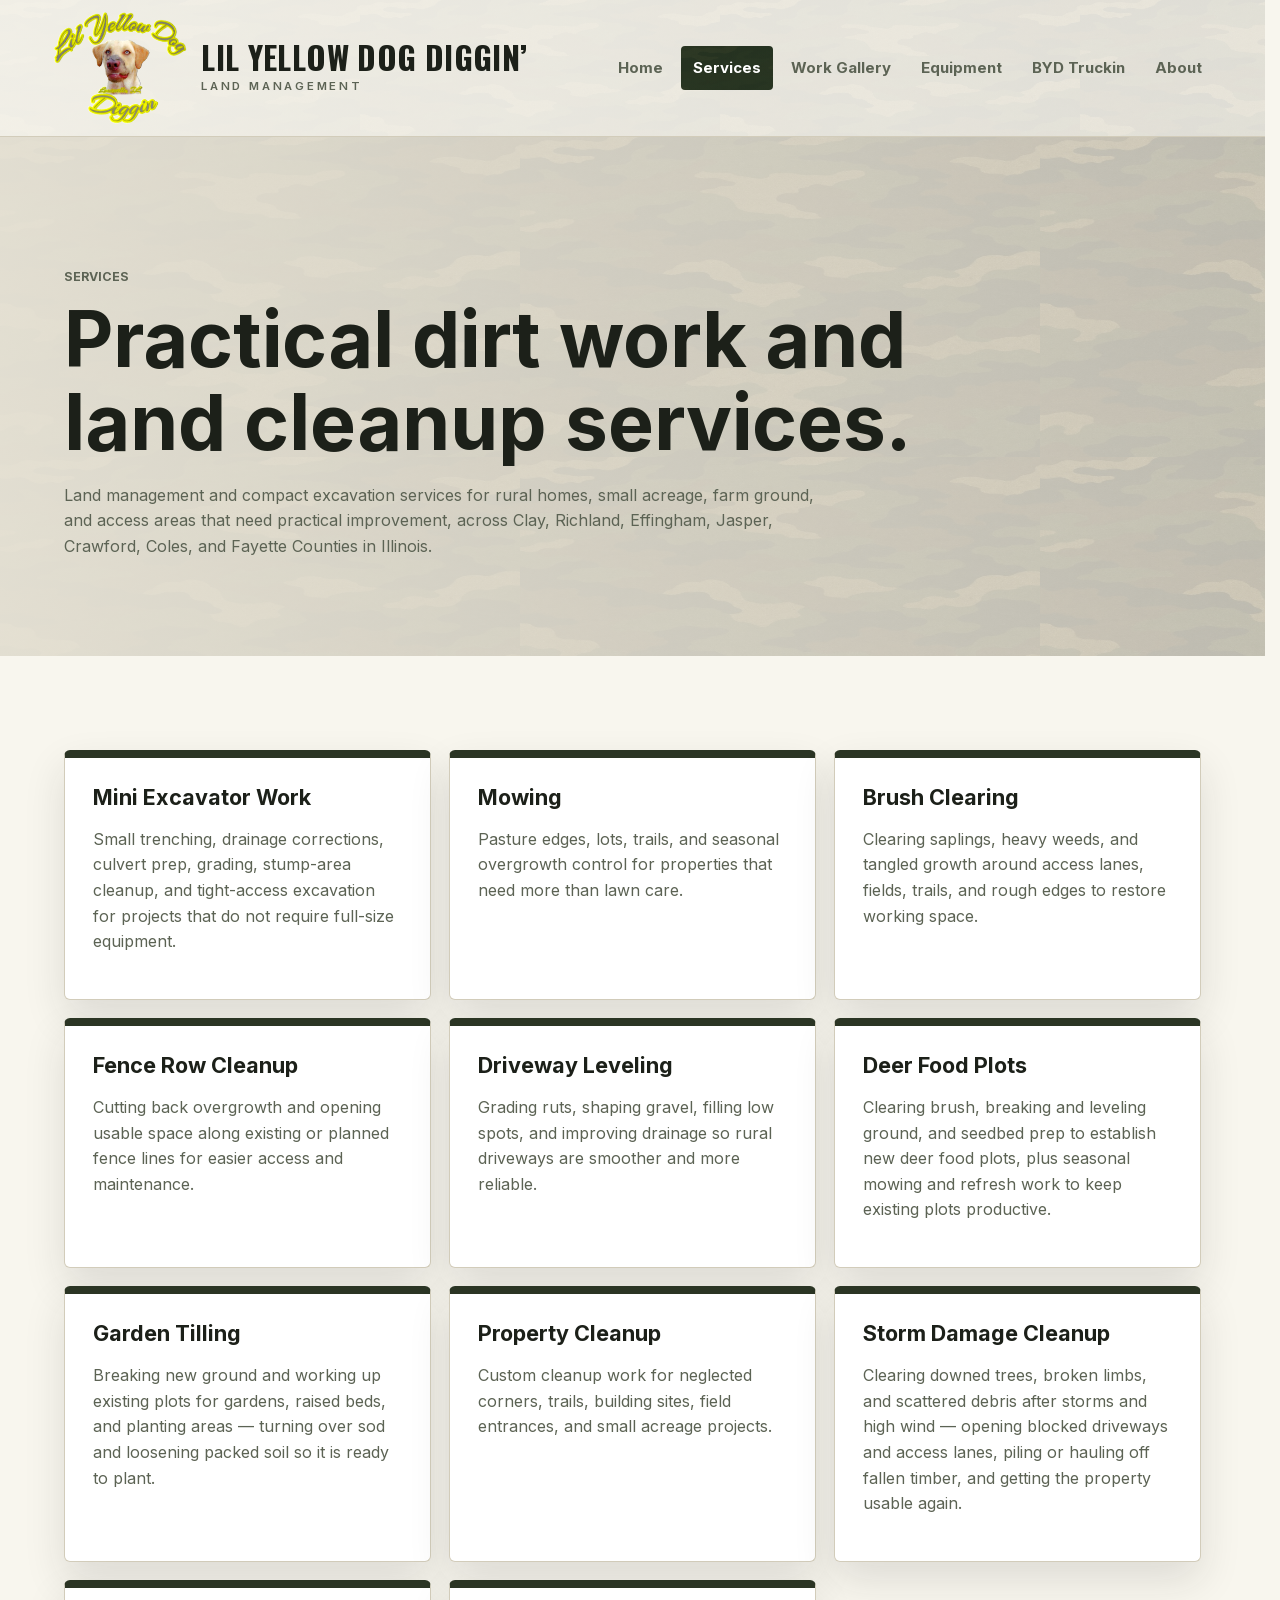
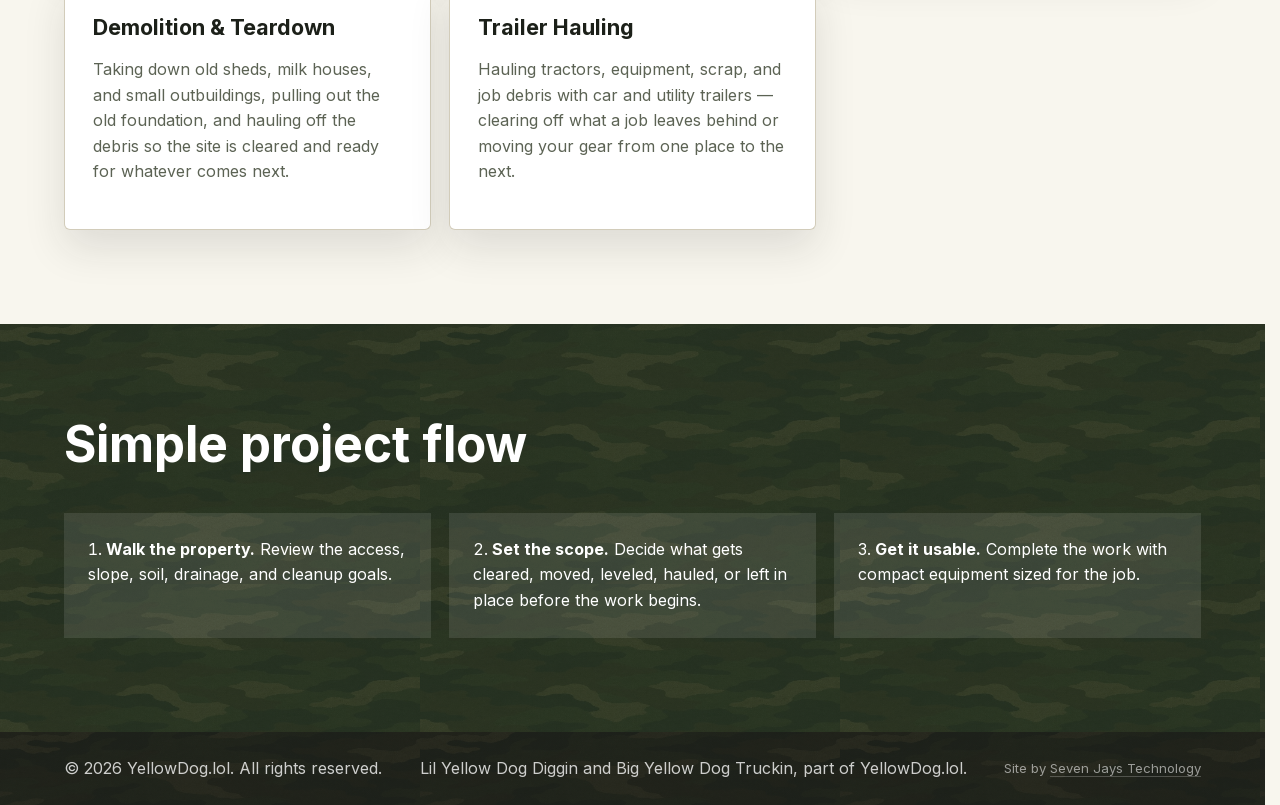
<file: services.html>
<!doctype html>
<html lang="en">
  <head>
    <meta charset="utf-8">
    <meta name="viewport" content="width=device-width, initial-scale=1">
    <title>Services | Lil Yellow Dog Diggin, South-Central IL</title>
    <meta name="description" content="Mini excavation, mowing, brush clearing, fence rows, driveway grading, food plots, storm cleanup, demolition, and hauling across seven Illinois counties.">
    <link rel="canonical" href="https://yellowdog.lol/services">
    <meta property="og:type" content="website">
    <meta property="og:site_name" content="Lil Yellow Dog Diggin">
    <meta property="og:locale" content="en_US">
    <meta property="og:title" content="Services | Lil Yellow Dog Diggin, South-Central IL">
    <meta property="og:description" content="Mini excavation, mowing, brush clearing, fence rows, driveway grading, food plots, storm cleanup, demolition, and hauling across seven Illinois counties.">
    <meta property="og:url" content="https://yellowdog.lol/services">
    <meta property="og:image" content="https://yellowdog.lol/assets/images/share-card.jpg">
    <meta property="og:image:width" content="1200">
    <meta property="og:image:height" content="630">
    <meta property="og:image:alt" content="The Lil Yellow Dog flatbed truck and trailered mini excavator on a country road at sunset, with the yellow dog sitting up on the flatbed">
    <meta name="twitter:card" content="summary_large_image">
    <meta name="twitter:title" content="Services | Lil Yellow Dog Diggin, South-Central IL">
    <meta name="twitter:description" content="Mini excavation, mowing, brush clearing, fence rows, driveway grading, food plots, storm cleanup, demolition, and hauling across seven Illinois counties.">
    <meta name="twitter:image" content="https://yellowdog.lol/assets/images/share-card.jpg">
    <meta name="twitter:image:alt" content="The Lil Yellow Dog flatbed truck and trailered mini excavator on a country road at sunset, with the yellow dog sitting up on the flatbed">
    <meta name="robots" content="index, follow, max-image-preview:large, max-snippet:-1, max-video-preview:-1">
    <meta name="theme-color" content="#3f4d32">
    <link rel="icon" href="assets/images/favicon_512.png">
    <link rel="apple-touch-icon" href="assets/images/apple-touch-icon.png">
    <link rel="preload" href="assets/fonts/inter-latin-var.woff2" as="font" type="font/woff2" crossorigin>
    <link rel="preload" href="assets/fonts/oswald-latin-var.woff2" as="font" type="font/woff2" crossorigin>
    <link rel="stylesheet" href="assets/css/styles.css">
    <script type="application/ld+json">
    {
      "@context": "https://schema.org",
      "@graph": [
        {
          "@type": "CollectionPage",
          "@id": "https://yellowdog.lol/services#webpage",
          "url": "https://yellowdog.lol/services",
          "name": "Services | Lil Yellow Dog Diggin, South-Central IL",
          "description": "Mini excavation, mowing, brush clearing, fence rows, driveway grading, food plots, storm cleanup, demolition, and hauling across seven Illinois counties.",
          "isPartOf": {
            "@id": "https://yellowdog.lol/#website"
          },
          "about": {
            "@id": "https://yellowdog.lol/#business"
          },
          "inLanguage": "en-US"
        },
        {
          "@type": "ItemList",
          "@id": "https://yellowdog.lol/services#services",
          "name": "Land management and excavation services",
          "itemListElement": [
            {
              "@type": "ListItem",
              "position": 1,
              "item": {
                "@type": "Service",
                "name": "Mini Excavator Work",
                "description": "Small trenching, drainage corrections, culvert prep, grading, stump-area cleanup, and tight-access excavation for projects that do not require full-size equipment.",
                "serviceType": "Mini Excavator Work",
                "provider": {
                  "@id": "https://yellowdog.lol/#business"
                }
              }
            },
            {
              "@type": "ListItem",
              "position": 2,
              "item": {
                "@type": "Service",
                "name": "Mowing",
                "description": "Pasture edges, lots, trails, and seasonal overgrowth control for properties that need more than lawn care.",
                "serviceType": "Mowing",
                "provider": {
                  "@id": "https://yellowdog.lol/#business"
                }
              }
            },
            {
              "@type": "ListItem",
              "position": 3,
              "item": {
                "@type": "Service",
                "name": "Brush Clearing",
                "description": "Clearing saplings, heavy weeds, and tangled growth around access lanes, fields, trails, and rough edges to restore working space.",
                "serviceType": "Brush Clearing",
                "provider": {
                  "@id": "https://yellowdog.lol/#business"
                }
              }
            },
            {
              "@type": "ListItem",
              "position": 4,
              "item": {
                "@type": "Service",
                "name": "Fence Row Cleanup",
                "description": "Cutting back overgrowth and opening usable space along existing or planned fence lines for easier access and maintenance.",
                "serviceType": "Fence Row Cleanup",
                "provider": {
                  "@id": "https://yellowdog.lol/#business"
                }
              }
            },
            {
              "@type": "ListItem",
              "position": 5,
              "item": {
                "@type": "Service",
                "name": "Driveway Leveling",
                "description": "Grading ruts, shaping gravel, filling low spots, and improving drainage so rural driveways are smoother and more reliable.",
                "serviceType": "Driveway Leveling",
                "provider": {
                  "@id": "https://yellowdog.lol/#business"
                }
              }
            },
            {
              "@type": "ListItem",
              "position": 6,
              "item": {
                "@type": "Service",
                "name": "Deer Food Plots",
                "description": "Clearing brush, breaking and leveling ground, and seedbed prep to establish new deer food plots, plus seasonal mowing and refresh work.",
                "serviceType": "Deer Food Plots",
                "provider": {
                  "@id": "https://yellowdog.lol/#business"
                }
              }
            },
            {
              "@type": "ListItem",
              "position": 7,
              "item": {
                "@type": "Service",
                "name": "Garden Tilling",
                "description": "Breaking new ground and working up existing plots for gardens, raised beds, and planting areas.",
                "serviceType": "Garden Tilling",
                "provider": {
                  "@id": "https://yellowdog.lol/#business"
                }
              }
            },
            {
              "@type": "ListItem",
              "position": 8,
              "item": {
                "@type": "Service",
                "name": "Property Cleanup",
                "description": "Custom cleanup work for neglected corners, trails, building sites, field entrances, and small acreage projects.",
                "serviceType": "Property Cleanup",
                "provider": {
                  "@id": "https://yellowdog.lol/#business"
                }
              }
            },
            {
              "@type": "ListItem",
              "position": 9,
              "item": {
                "@type": "Service",
                "name": "Storm Damage Cleanup",
                "description": "Clearing downed trees, broken limbs, and scattered debris after storms and high wind, and getting the property usable again.",
                "serviceType": "Storm Damage Cleanup",
                "provider": {
                  "@id": "https://yellowdog.lol/#business"
                }
              }
            },
            {
              "@type": "ListItem",
              "position": 10,
              "item": {
                "@type": "Service",
                "name": "Demolition & Teardown",
                "description": "Taking down old sheds, milk houses, and small outbuildings, pulling out the old foundation, and hauling off the debris.",
                "serviceType": "Demolition & Teardown",
                "provider": {
                  "@id": "https://yellowdog.lol/#business"
                }
              }
            },
            {
              "@type": "ListItem",
              "position": 11,
              "item": {
                "@type": "Service",
                "name": "Trailer Hauling",
                "description": "Hauling tractors, equipment, scrap, and job debris with car and utility trailers.",
                "serviceType": "Trailer Hauling",
                "provider": {
                  "@id": "https://yellowdog.lol/#business"
                }
              }
            }
          ]
        },
        {
          "@type": "BreadcrumbList",
          "@id": "https://yellowdog.lol/services#breadcrumb",
          "itemListElement": [
            {
              "@type": "ListItem",
              "position": 1,
              "name": "Home",
              "item": "https://yellowdog.lol/"
            },
            {
              "@type": "ListItem",
              "position": 2,
              "name": "Services",
              "item": "https://yellowdog.lol/services"
            }
          ]
        }
      ]
    }
    </script>
  </head>
  <body>
    <header class="site-header">
      <a class="brand" href="./" aria-label="Lil Yellow Dog Diggin home"><img class="brand-logo" src="assets/images/logo-lil-yellow-dog.png" alt="" width="500" height="422" decoding="async"><span><strong>Lil Yellow Dog Diggin’</strong><small>Land Management</small></span></a>
      <button class="nav-toggle" type="button" aria-expanded="false" aria-controls="site-nav">Menu</button>
      <nav class="site-nav" id="site-nav" aria-label="Main navigation">
        <a href="./">Home</a>
        <a href="services" aria-current="page">Services</a>
        <a href="gallery">Work Gallery</a>
        <a href="equipment">Equipment</a>
        <a href="big-yellow-dog-truckin">BYD Truckin</a>
        <a href="about">About</a>
      </nav>
    </header>

    <main>
      <section class="page-hero">
        <p class="eyebrow">Services</p>
        <h1>Practical dirt work and land cleanup services.</h1>
        <p>Land management and compact excavation services for rural homes, small acreage, farm ground, and access areas that need practical improvement, across Clay, Richland, Effingham, Jasper, Crawford, Coles, and Fayette Counties in Illinois.</p>
      </section>

      <section class="section cards-grid">
        <article class="card"><h2>Mini Excavator Work</h2><p>Small trenching, drainage corrections, culvert prep, grading, stump-area cleanup, and tight-access excavation for projects that do not require full-size equipment.</p></article>
        <article class="card"><h2>Mowing</h2><p>Pasture edges, lots, trails, and seasonal overgrowth control for properties that need more than lawn care.</p></article>
        <article class="card"><h2>Brush Clearing</h2><p>Clearing saplings, heavy weeds, and tangled growth around access lanes, fields, trails, and rough edges to restore working space.</p></article>
        <article class="card"><h2>Fence Row Cleanup</h2><p>Cutting back overgrowth and opening usable space along existing or planned fence lines for easier access and maintenance.</p></article>
        <article class="card"><h2>Driveway Leveling</h2><p>Grading ruts, shaping gravel, filling low spots, and improving drainage so rural driveways are smoother and more reliable.</p></article>
        <article class="card"><h2>Deer Food Plots</h2><p>Clearing brush, breaking and leveling ground, and seedbed prep to establish new deer food plots, plus seasonal mowing and refresh work to keep existing plots productive.</p></article>
        <article class="card"><h2>Garden Tilling</h2><p>Breaking new ground and working up existing plots for gardens, raised beds, and planting areas — turning over sod and loosening packed soil so it is ready to plant.</p></article>
        <article class="card"><h2>Property Cleanup</h2><p>Custom cleanup work for neglected corners, trails, building sites, field entrances, and small acreage projects.</p></article>
        <article class="card"><h2>Storm Damage Cleanup</h2><p>Clearing downed trees, broken limbs, and scattered debris after storms and high wind — opening blocked driveways and access lanes, piling or hauling off fallen timber, and getting the property usable again.</p></article>
        <article class="card"><h2>Demolition &amp; Teardown</h2><p>Taking down old sheds, milk houses, and small outbuildings, pulling out the old foundation, and hauling off the debris so the site is cleared and ready for whatever comes next.</p></article>
        <article class="card"><h2>Trailer Hauling</h2><p>Hauling tractors, equipment, scrap, and job debris with car and utility trailers — clearing off what a job leaves behind or moving your gear from one place to the next.</p></article>
      </section>

      <section class="section process">
        <h2>Simple project flow</h2>
        <ol>
          <li><strong>Walk the property.</strong> Review the access, slope, soil, drainage, and cleanup goals.</li>
          <li><strong>Set the scope.</strong> Decide what gets cleared, moved, leveled, hauled, or left in place before the work begins.</li>
          <li><strong>Get it usable.</strong> Complete the work with compact equipment sized for the job.</li>
        </ol>
      </section>
    </main>

    <footer class="site-footer"><p>&copy; <span id="year"></span> YellowDog.lol. All rights reserved.</p><p>Lil Yellow Dog Diggin and Big Yellow Dog Truckin, part of YellowDog.lol.</p><p class="footer-credit">Site by <a href="https://sevenjays.tech">Seven Jays Technology</a></p></footer>
    <script src="assets/js/site.js"></script>
  </body>
</html>
</file>
<file: assets/css/styles.css>
/* Self-hosted fonts (latin variable). Preloaded in each page head + display:swap,
   so text paints in the final font from the first frame — no swap reflow. */
@font-face {
  font-family: "Inter";
  font-style: normal;
  font-weight: 400 700;
  font-display: swap;
  src: url("../fonts/inter-latin-var.woff2") format("woff2");
}

@font-face {
  font-family: "Oswald";
  font-style: normal;
  font-weight: 500 700;
  font-display: swap;
  src: url("../fonts/oswald-latin-var.woff2") format("woff2");
}

:root {
  --ink: #1c2019;
  --muted: #5c6354;
  --paper: #f8f6ee;
  --panel: #e9e5d8;
  --line: #d2ccba;
  --field: #3f4d32;
  --field-dark: #161b13;
  --camo-olive: #58633f;
  --camo-moss: #2b3524;
  --camo-bark: #4f3d2a;
  --camo-shadow: #151812;
  --camo-tan: #8d815e;
  --gold: #e6ad31;
  --rust: #9a5135;
  --white: #ffffff;
  --shadow: 0 18px 42px rgba(32, 35, 31, 0.12);
  --camo-pattern: url("../images/military-camo.jpg");
  font-family: Inter, ui-sans-serif, system-ui, -apple-system, BlinkMacSystemFont, "Segoe UI", sans-serif;
}

* {
  box-sizing: border-box;
}

html {
  background: var(--paper);
  color: var(--ink);
  scroll-behavior: smooth;
  text-size-adjust: 100%;
  /* Keep the viewport the single scroll container and always reserve the vertical
     scrollbar's width, so pages of differing height don't toggle the scrollbar and
     shift the layout sideways (the per-page "twitch"). */
  scrollbar-gutter: stable;
  overflow-x: clip;
}

body {
  margin: 0;
  font-size: 16px;
  line-height: 1.6;
  /* clip (not hidden) prevents horizontal overflow WITHOUT turning the body into
     its own scroll container, which would otherwise defeat the gutter reservation
     on html and let the scrollbar toggle jump the layout on every page. */
  overflow-x: clip;
}

body.modal-open {
  overflow: hidden;
}

img {
  display: block;
  height: auto;
  max-width: 100%;
}

a {
  color: inherit;
}

code {
  background: rgba(28, 32, 25, 0.08);
  border: 1px solid rgba(28, 32, 25, 0.12);
  border-radius: 4px;
  color: var(--ink);
  font-size: 0.92em;
  overflow-wrap: anywhere;
  padding: 2px 5px;
}

.site-header {
  align-items: center;
  background:
    linear-gradient(90deg, rgba(248, 246, 238, 0.96), rgba(248, 246, 238, 0.88)),
    var(--camo-pattern);
  background-size: auto, 360px 220px;
  border-bottom: 1px solid var(--line);
  display: flex;
  gap: 24px;
  justify-content: space-between;
  min-height: 76px;
  padding: 12px clamp(18px, 4vw, 56px);
  position: sticky;
  top: 0;
  z-index: 10;
}

.brand {
  align-items: center;
  display: inline-flex;
  gap: 12px;
  min-width: 0;
  text-decoration: none;
}

.brand-logo {
  align-items: center;
  display: block;
  flex: 0 0 auto;
  height: 112px;
  object-fit: contain;
  width: 138px;
}

.brand strong,
.brand small {
  display: block;
}

.brand strong {
  font-family: "Oswald", "Inter", ui-sans-serif, system-ui, sans-serif;
  font-size: clamp(1.45rem, 1rem + 1.4vw, 2rem);
  font-weight: 700;
  letter-spacing: 0.012em;
  line-height: 1;
  text-transform: uppercase;
  color: var(--ink);
  overflow-wrap: anywhere;
}

.brand small {
  color: var(--muted);
  font-size: 0.72rem;
  font-weight: 600;
  letter-spacing: 0.24em;
  margin-top: 4px;
  text-transform: uppercase;
}

.site-nav {
  align-items: center;
  display: flex;
  gap: 6px;
}

.site-nav a {
  border-radius: 4px;
  color: var(--muted);
  font-size: 0.94rem;
  font-weight: 750;
  padding: 10px 12px;
  text-decoration: none;
}

.site-nav a:hover,
.site-nav a[aria-current="page"] {
  background:
    linear-gradient(rgba(38, 52, 33, 0.9), rgba(38, 52, 33, 0.9)),
    var(--camo-pattern);
  background-size: auto, 260px 180px;
  color: var(--white);
}

.nav-toggle {
  background:
    linear-gradient(rgba(28, 32, 25, 0.86), rgba(28, 32, 25, 0.86)),
    var(--camo-pattern);
  border: 0;
  border-radius: 4px;
  color: var(--white);
  display: none;
  font-weight: 800;
  min-height: 44px;
  padding: 10px 14px;
}

.hero {
  background:
    linear-gradient(rgba(28, 32, 25, 0.78), rgba(28, 32, 25, 0.78)),
    var(--camo-pattern);
  color: var(--white);
  display: grid;
  min-height: calc(100vh - 76px);
  overflow: hidden;
  position: relative;
}

.hero img {
  height: 100%;
  inset: 0;
  object-fit: cover;
  position: absolute;
  width: 100%;
}

.hero-photo.field-machine {
  object-position: center center;
}

/* The rig runs across the middle of the frame; hold that band as the hero
   crops taller. */
.hero-photo.rig-sunset {
  object-position: center 44%;
}

.hero::after {
  /* Bottom-up wash with a soft left wedge. The old left-to-right scrim was 94%
     opaque exactly where the truck sits, which buried it. This keeps the
     headline legible without flattening the rig or the sunset behind it. */
  background:
    linear-gradient(180deg, rgba(28, 32, 25, 0.34) 0%, rgba(28, 32, 25, 0.06) 34%, rgba(28, 32, 25, 0.9) 92%),
    linear-gradient(100deg, rgba(28, 32, 25, 0.8) 0%, rgba(28, 32, 25, 0.34) 38%, rgba(28, 32, 25, 0) 62%),
    radial-gradient(ellipse at 16% 86%, rgba(184, 163, 109, 0.14), transparent 42%);
  content: "";
  inset: 0;
  position: absolute;
}

.hero-content {
  align-self: end;
  max-width: 780px;
  padding: clamp(80px, 12vw, 150px) clamp(20px, 5vw, 72px);
  position: relative;
  z-index: 1;
}

.eyebrow {
  color: var(--rust);
  font-size: 0.78rem;
  font-weight: 900;
  letter-spacing: 0;
  margin: 0 0 12px;
  text-transform: uppercase;
}

.hero .eyebrow {
  color: var(--gold);
}

h1,
h2,
h3,
p {
  margin-top: 0;
}

h1,
h2,
h3 {
  line-height: 1.08;
}

h1 {
  font-size: clamp(2.6rem, 8vw, 6rem);
  max-width: 980px;
}

h2 {
  font-size: clamp(1.8rem, 4vw, 3.1rem);
}

h3 {
  font-size: 1.25rem;
}

.hero p {
  color: rgba(255, 255, 255, 0.88);
  font-size: 1.16rem;
  max-width: 650px;
}

.button-row {
  display: flex;
  flex-wrap: wrap;
  gap: 12px;
  margin-top: 30px;
}

.button {
  border: 2px solid transparent;
  border-radius: 4px;
  display: inline-flex;
  align-items: center;
  font-weight: 900;
  justify-content: center;
  min-height: 48px;
  padding: 12px 18px;
  text-align: center;
  text-decoration: none;
}

.button.primary {
  background:
    linear-gradient(rgba(230, 173, 49, 0.9), rgba(230, 173, 49, 0.9)),
    var(--camo-pattern);
  background-size: auto, 220px 150px;
  color: var(--ink);
}

.button.secondary {
  background:
    linear-gradient(rgba(255, 255, 255, 0.1), rgba(255, 255, 255, 0.1)),
    var(--camo-pattern);
  background-size: auto, 240px 160px;
  border-color: rgba(255, 255, 255, 0.55);
  color: var(--white);
}

.button.light {
  background: var(--white);
  border-color: var(--line);
  color: var(--ink);
}

.archie-trigger {
  cursor: pointer;
}

.archie-note {
  background:
    linear-gradient(rgba(28, 32, 25, 0.92), rgba(28, 32, 25, 0.92)),
    var(--camo-pattern);
  background-size: auto, 260px 180px;
  border-left: 6px solid var(--gold);
  color: var(--white);
  font-weight: 850;
  margin: 24px 0 0;
  max-width: 620px;
  padding: 16px 18px;
}

.archie-note.light {
  background: rgba(255, 255, 255, 0.12);
  border-color: var(--gold);
  color: var(--white);
}

.archie-note.archie-note-dark {
  background:
    linear-gradient(rgba(28, 32, 25, 0.92), rgba(28, 32, 25, 0.92)),
    var(--camo-pattern);
  background-size: auto, 260px 180px;
  border-color: var(--gold);
  color: var(--white);
}

.section {
  padding: clamp(54px, 8vw, 94px) clamp(20px, 5vw, 72px);
}

.intro-grid,
.split,
.equipment-layout,
.contact-panel {
  align-items: center;
  display: grid;
  gap: clamp(26px, 5vw, 64px);
  grid-template-columns: minmax(0, 1fr) minmax(300px, 0.86fr);
}

.intro-grid {
  background:
    linear-gradient(90deg, rgba(28, 32, 25, 0.93), rgba(38, 52, 33, 0.84)),
    var(--camo-pattern);
  background-size: auto, 520px 320px;
  border-bottom: 1px solid rgba(255, 255, 255, 0.12);
  color: var(--white);
}

.intro-grid .eyebrow {
  color: var(--gold);
}

.page-hero p,
.split p,
.card p,
.project p,
.equipment-list p,
.contact-panel p {
  color: var(--muted);
}

.service-band {
  background:
    linear-gradient(rgba(24, 28, 21, 0.9), rgba(24, 28, 21, 0.9)),
    var(--camo-pattern);
  background-size: auto, 420px 260px;
  color: var(--white);
  display: grid;
  gap: 1px;
  grid-template-columns: repeat(3, minmax(0, 1fr));
  padding-bottom: 0;
  padding-top: 0;
}

.service-band article {
  background: rgba(20, 24, 18, 0.5);
  min-height: 240px;
  padding: clamp(28px, 5vw, 58px);
}

.service-band article h3,
.service-band p {
  text-shadow: 0 1px 3px rgba(0, 0, 0, 0.6);
}

.service-band p {
  color: rgba(255, 255, 255, 0.92);
}

.media-placeholder {
  align-items: center;
  aspect-ratio: 4 / 3;
  background:
    linear-gradient(135deg, rgba(248, 246, 238, 0.72), rgba(248, 246, 238, 0.46)),
    var(--camo-pattern);
  background-size: auto, 340px 220px;
  border: 1px solid var(--line);
  color: var(--muted);
  display: flex;
  font-weight: 900;
  justify-content: center;
  min-height: 240px;
  text-align: center;
}

.media-placeholder.vertical {
  aspect-ratio: 3 / 4;
}

.media-placeholder.after {
  background:
    linear-gradient(135deg, rgba(82, 111, 74, 0.22), rgba(230, 173, 49, 0.28)),
    var(--camo-pattern);
  background-size: auto, 340px 220px;
}

.image-frame {
  background:
    linear-gradient(rgba(28, 32, 25, 0.08), rgba(28, 32, 25, 0.08)),
    var(--camo-pattern);
  background-size: auto, 420px 260px;
  border: 1px solid var(--line);
  box-shadow: var(--shadow);
  overflow: hidden;
}

.image-frame img {
  aspect-ratio: 4 / 3;
  height: 100%;
  object-fit: cover;
  width: 100%;
}

.feature-frame {
  background:
    linear-gradient(135deg, rgba(230, 173, 49, 0.42), rgba(63, 77, 50, 0.3)),
    var(--camo-pattern);
  background-size: auto, 420px 260px;
  border: 0;
  border-radius: 6px 42px 6px 42px;
  box-shadow:
    0 26px 48px rgba(28, 32, 25, 0.22),
    0 0 0 1px rgba(28, 32, 25, 0.1);
  overflow: visible;
  padding: 10px;
  position: relative;
  z-index: 0;
}

.feature-frame::before {
  background:
    linear-gradient(rgba(28, 32, 25, 0.72), rgba(28, 32, 25, 0.72)),
    var(--camo-pattern);
  background-size: auto, 320px 220px;
  border-radius: 6px 36px 6px 36px;
  content: "";
  inset: 24px -18px -18px 24px;
  position: absolute;
  z-index: -1;
}

.feature-frame::after {
  background: linear-gradient(135deg, rgba(230, 173, 49, 0.08), rgba(28, 32, 25, 0.36));
  border-radius: 2px 34px 2px 34px;
  content: "";
  inset: 10px;
  pointer-events: none;
  position: absolute;
}

.feature-frame img {
  border-radius: 2px 34px 2px 34px;
  box-shadow: inset 0 0 0 1px rgba(255, 255, 255, 0.24);
}

.image-frame.vertical img {
  aspect-ratio: 3 / 4;
  object-position: center top;
}

.text-link {
  color: var(--field-dark);
  font-weight: 900;
  text-decoration-color: var(--gold);
  text-decoration-thickness: 3px;
  text-underline-offset: 5px;
}

.archie-link {
  background: none;
  border: 0;
  color: var(--field-dark);
  cursor: pointer;
  display: inline-block;
  font: inherit;
  font-weight: 900;
  margin-top: 18px;
  padding: 0;
  text-decoration: underline;
  text-decoration-color: var(--gold);
  text-decoration-thickness: 3px;
  text-underline-offset: 5px;
}

.cta {
  align-items: center;
  background:
    linear-gradient(90deg, rgba(28, 32, 25, 0.92), rgba(38, 52, 33, 0.82)),
    var(--camo-pattern);
  background-size: auto, 520px 320px;
  color: var(--white);
  display: flex;
  gap: 26px;
  justify-content: space-between;
  padding: clamp(42px, 7vw, 72px) clamp(20px, 5vw, 72px);
}

.business-strip {
  align-items: center;
  background:
    linear-gradient(90deg, rgba(28, 32, 25, 0.93), rgba(38, 52, 33, 0.84)),
    var(--camo-pattern);
  background-size: auto, 520px 320px;
  border-top: 1px solid rgba(255, 255, 255, 0.12);
  color: var(--white);
  display: flex;
  gap: 26px;
  justify-content: space-between;
}

.business-strip .eyebrow {
  color: var(--gold);
}

.business-strip p {
  color: rgba(255, 255, 255, 0.85);
  max-width: 760px;
}

.cta h2 {
  margin-bottom: 0;
  max-width: 900px;
}

.cta .eyebrow {
  color: var(--gold);
}

.page-hero {
  background:
    linear-gradient(90deg, rgba(233, 229, 216, 0.96), rgba(233, 229, 216, 0.78)),
    var(--camo-pattern);
  background-size: auto, 520px 320px;
  padding: clamp(70px, 12vw, 130px) clamp(20px, 5vw, 72px) clamp(48px, 7vw, 80px);
}

.page-hero h1 {
  font-size: clamp(2.3rem, 6vw, 4.8rem);
  margin-bottom: 18px;
}

.page-hero p {
  max-width: 760px;
}

.truck-hero {
  background:
    linear-gradient(90deg, rgba(28, 32, 25, 0.9), rgba(63, 77, 50, 0.76)),
    var(--camo-pattern);
  background-size: auto, 520px 320px;
  color: var(--white);
}

.truck-hero p {
  color: rgba(255, 255, 255, 0.82);
}

.truck-photo-stack {
  display: grid;
  gap: 18px;
  grid-template-columns: 1.2fr 0.8fr;
}

.truck-photo-slot {
  aspect-ratio: 4 / 3;
  background:
    linear-gradient(135deg, rgba(28, 32, 25, 0.74), rgba(230, 173, 49, 0.26)),
    var(--camo-pattern);
  background-size: auto, 360px 240px;
  border: 1px solid rgba(28, 32, 25, 0.2);
  box-shadow: var(--shadow);
  color: var(--white);
  margin: 0;
  min-height: 220px;
  overflow: hidden;
  position: relative;
}

.truck-photo-slot.primary-slot {
  aspect-ratio: 3 / 4;
  grid-row: span 2;
}

.truck-photo-slot img {
  height: 100%;
  object-fit: cover;
  width: 100%;
}

.truck-photo-slot figcaption {
  background:
    linear-gradient(rgba(28, 32, 25, 0.88), rgba(28, 32, 25, 0.88)),
    var(--camo-pattern);
  background-size: auto, 220px 150px;
  bottom: 12px;
  color: var(--white);
  font-size: 0.78rem;
  font-weight: 900;
  left: 12px;
  max-width: calc(100% - 24px);
  padding: 6px 10px;
  position: absolute;
}

.truck-cards .card:nth-child(2) {
  border-top-color: var(--rust);
}

.cards-grid {
  display: grid;
  gap: 18px;
  grid-template-columns: repeat(3, minmax(0, 1fr));
}

.card {
  background: var(--white);
  border: 1px solid var(--line);
  border-top: 8px solid var(--camo-moss);
  border-radius: 6px;
  box-shadow: var(--shadow);
  padding: 28px;
}

.card h2,
.card h3,
.equipment-list h2 {
  font-size: 1.35rem;
}

.process {
  background:
    linear-gradient(rgba(38, 52, 33, 0.78), rgba(38, 52, 33, 0.78)),
    var(--camo-pattern);
  background-size: auto, 420px 260px;
  color: var(--white);
}

.process ol {
  display: grid;
  gap: 18px;
  grid-template-columns: repeat(3, minmax(0, 1fr));
  list-style-position: inside;
  margin: 26px 0 0;
  padding: 0;
}

.process li {
  background: rgba(255, 255, 255, 0.1);
  padding: 24px;
}

.gallery-list {
  display: grid;
  gap: 42px;
}

.section-heading {
  margin-bottom: 28px;
  max-width: 760px;
}

.project {
  align-items: center;
  border-bottom: 1px solid var(--line);
  display: grid;
  gap: 32px;
  grid-template-columns: minmax(0, 1.2fr) minmax(280px, 0.8fr);
  padding-bottom: 42px;
}

.before-after {
  display: grid;
  gap: 14px;
  grid-template-columns: repeat(auto-fit, minmax(220px, 1fr));
}

.project-photo {
  background: var(--ink);
  border: 1px solid var(--line);
  margin: 0;
  overflow: hidden;
  position: relative;
}

.project-photo img {
  aspect-ratio: 4 / 3;
  height: 100%;
  object-fit: cover;
  width: 100%;
}

.project-photo.portrait img {
  aspect-ratio: 3 / 4;
}

.project-photo figcaption {
  background:
    linear-gradient(rgba(28, 32, 25, 0.88), rgba(28, 32, 25, 0.88)),
    var(--camo-pattern);
  background-size: auto, 220px 150px;
  bottom: 12px;
  color: var(--white);
  font-size: 0.78rem;
  font-weight: 900;
  left: 12px;
  padding: 6px 10px;
  position: absolute;
  text-transform: uppercase;
}

.project-meta {
  display: grid;
  gap: 10px;
  grid-template-columns: repeat(2, minmax(0, 1fr));
  margin: 24px 0 0;
}

.project-meta div {
  background: var(--white);
  border-left: 6px solid var(--gold);
  padding: 14px;
}

.project-meta dt {
  color: var(--muted);
  font-size: 0.72rem;
  font-weight: 900;
  text-transform: uppercase;
}

.project-meta dd {
  color: var(--ink);
  font-weight: 800;
  margin: 2px 0 0;
}

.gallery-archive {
  border-top: 1px solid var(--line);
  padding-top: 44px;
}

.archive-group {
  background: var(--white);
  border: 1px solid var(--line);
  margin-bottom: 16px;
}

.archive-group > summary {
  align-items: center;
  color: var(--ink);
  cursor: pointer;
  display: flex;
  font-family: "Oswald", sans-serif;
  font-size: 1.05rem;
  font-weight: 700;
  justify-content: space-between;
  letter-spacing: 0.04em;
  list-style: none;
  padding: 18px 22px;
  text-transform: uppercase;
}

.archive-group > summary::-webkit-details-marker {
  display: none;
}

.archive-group > summary::after {
  color: var(--gold);
  content: "+";
  font-size: 1.5rem;
  font-weight: 700;
  line-height: 1;
  margin-left: 16px;
}

.archive-group[open] > summary::after {
  content: "\2013";
}

.archive-group[open] > summary {
  border-bottom: 1px solid var(--line);
}

.archive-group > .gallery-list {
  padding: 32px 22px;
}

.spec-list {
  display: grid;
  gap: 12px;
  margin: 0;
}

.spec-list div {
  background: var(--white);
  border-left: 6px solid var(--gold);
  box-shadow: var(--shadow);
  padding: 16px 18px;
}

.spec-list dt {
  color: var(--muted);
  font-size: 0.72rem;
  font-weight: 900;
  text-transform: uppercase;
}

.spec-list dd {
  color: var(--ink);
  font-size: 1.05rem;
  font-weight: 800;
  margin: 4px 0 0;
}

.empty-gallery {
  background: var(--white);
  border: 1px solid var(--line);
  box-shadow: var(--shadow);
  margin: 0;
  padding: 28px;
}

.field-gallery {
  background: var(--panel);
  border-top: 1px solid var(--line);
}

.photo-grid {
  display: grid;
  gap: 18px;
  grid-template-columns: repeat(3, minmax(0, 1fr));
}

.photo-grid.truck-gallery {
  grid-template-columns: repeat(auto-fit, minmax(240px, 1fr));
}

.photo-grid figure {
  background: var(--white);
  border: 1px solid var(--line);
  box-shadow: var(--shadow);
  margin: 0;
  overflow: hidden;
}

.photo-grid img {
  aspect-ratio: 4 / 3;
  height: 100%;
  object-fit: cover;
  width: 100%;
}

.photo-grid figure:nth-child(1) img {
  object-position: center center;
}

.photo-grid figure:nth-child(2) img {
  object-position: center center;
}

.photo-grid figure:nth-child(3) img {
  object-position: center center;
}

.photo-grid figcaption {
  color: var(--ink);
  font-weight: 900;
  padding: 14px 16px;
}

.equipment-photo img {
  aspect-ratio: 4 / 3;
  border: 1px solid var(--line);
  object-fit: cover;
  width: 100%;
}

.equipment-list {
  display: grid;
  gap: 18px;
}

.equipment-list article,
.contact-details {
  background: var(--white);
  border-left: 8px solid var(--camo-olive);
  box-shadow: var(--shadow);
  padding: 24px;
}

.contact-panel {
  background:
    linear-gradient(90deg, rgba(233, 229, 216, 0.96), rgba(233, 229, 216, 0.82)),
    var(--camo-pattern);
  background-size: auto, 520px 320px;
}

.contact-details p {
  margin-bottom: 10px;
  overflow-wrap: anywhere;
}

.contact-details p:last-child {
  margin-bottom: 0;
}

.contact-actions {
  display: flex;
  flex-wrap: wrap;
  gap: 12px;
  margin-top: 24px;
}

.archie-modal {
  inset: 0;
  position: fixed;
  z-index: 30;
}

.archie-modal-backdrop {
  background: rgba(21, 24, 18, 0.74);
  inset: 0;
  position: absolute;
}

.archie-modal-dialog {
  inset: 50% auto auto 50%;
  max-width: min(92vw, 760px);
  position: absolute;
  transform: translate(-50%, -50%);
  width: 100%;
}

.archie-modal-close {
  background:
    linear-gradient(rgba(28, 32, 25, 0.88), rgba(28, 32, 25, 0.88)),
    var(--camo-pattern);
  background-size: auto, 260px 180px;
  border: 0;
  border-radius: 999px;
  color: var(--white);
  cursor: pointer;
  font-weight: 900;
  padding: 10px 16px;
  position: absolute;
  right: 14px;
  top: 14px;
  z-index: 1;
}

.archie-modal-card {
  background: var(--paper);
  border: 1px solid var(--line);
  border-radius: 20px;
  box-shadow: 0 28px 80px rgba(21, 24, 18, 0.34);
  margin: 0;
  overflow: hidden;
}

.archie-modal-card img {
  aspect-ratio: 4 / 3;
  display: block;
  object-fit: cover;
  object-position: center top;
  width: 100%;
}

.archie-modal-card figcaption {
  background:
    linear-gradient(180deg, rgba(248, 246, 238, 0.96), rgba(233, 229, 216, 0.96)),
    var(--camo-pattern);
  background-size: auto, 420px 260px;
  padding: 26px 24px 28px;
}

.archie-modal-card h2 {
  margin-bottom: 12px;
}

.archie-modal-card figcaption p:last-child {
  color: var(--ink);
  font-size: 1.08rem;
  font-weight: 800;
  margin-bottom: 0;
}

.site-footer {
  align-items: center;
  background:
    linear-gradient(rgba(28, 32, 25, 0.86), rgba(28, 32, 25, 0.86)),
    var(--camo-pattern);
  background-size: auto, 420px 260px;
  color: rgba(255, 255, 255, 0.78);
  display: flex;
  gap: 18px;
  justify-content: space-between;
  padding: 24px clamp(20px, 5vw, 72px);
}

.site-footer p {
  margin: 0;
}

/* Build credit. Deliberately the quietest line in the footer: smaller and
   dimmer than the two site lines, so it reads as an attribution rather than
   site content. Still holds ~5.5:1 on the camo ground, comfortably above the
   4.5:1 floor — quiet is not the same as unreadable. */
.footer-credit {
  color: rgba(255, 255, 255, 0.55);
  font-size: 0.82rem;
}

.footer-credit a {
  border-bottom: 1px solid rgba(255, 255, 255, 0.22);
  color: inherit;
  text-decoration: none;
}

.footer-credit a:hover {
  border-bottom-color: var(--gold);
  color: var(--white);
}

.footer-credit a:focus-visible {
  border-bottom-color: transparent;
  color: var(--white);
  outline: 2px solid var(--gold);
  outline-offset: 3px;
}

@media (max-width: 1080px) {
  .site-header {
    align-items: flex-start;
    flex-wrap: wrap;
  }

  .nav-toggle {
    display: inline-flex;
  }

  .site-nav {
    display: none;
    flex-basis: 100%;
    flex-direction: column;
    width: 100%;
  }

  .site-nav.is-open {
    display: flex;
  }

  .site-nav a {
    min-height: 44px;
    width: 100%;
  }
}

@media (max-width: 860px) {
  .site-header {
    align-items: flex-start;
    flex-wrap: wrap;
    gap: 12px;
    min-height: 68px;
    padding: 10px 16px;
  }

  .nav-toggle {
    display: inline-flex;
  }

  .site-nav {
    display: none;
    flex-basis: 100%;
    flex-direction: column;
    width: 100%;
  }

  .site-nav.is-open {
    display: flex;
  }

  .site-nav a {
    min-height: 44px;
    width: 100%;
  }

  .hero {
    min-height: min(720px, calc(100svh - 68px));
  }

  /* A 4:3 frame cropped to a phone's portrait hero cannot hold both ends of
     the rig. Bias right so the excavator on the trailer stays in shot against
     the sunset rather than centering on an unreadable dark middle. */
  .hero-photo.rig-sunset {
    object-position: 74% 46%;
  }

  .hero::after {
    background:
      linear-gradient(180deg, rgba(28, 32, 25, 0.32), rgba(28, 32, 25, 0.92)),
      radial-gradient(ellipse at 28% 76%, rgba(184, 163, 109, 0.2), transparent 34%);
  }

  .intro-grid,
  .split,
  .equipment-layout,
  .contact-panel,
  .project,
  .service-band,
  .cards-grid,
  .photo-grid,
  .process ol {
    grid-template-columns: 1fr;
  }

  .cta,
  .business-strip,
  .site-footer {
    align-items: flex-start;
    flex-direction: column;
  }

  .truck-photo-stack {
    grid-template-columns: 1fr;
  }

  .truck-photo-slot.primary-slot {
    aspect-ratio: 4 / 3;
    grid-row: auto;
  }

  .cards-grid,
  .gallery-list {
    gap: 16px;
  }

  .project {
    gap: 22px;
    padding-bottom: 32px;
  }
}

@media (max-width: 560px) {
  body {
    font-size: 15px;
  }

  .site-header {
    position: relative;
  }

  .brand {
    max-width: calc(100% - 84px);
  }

  .brand-logo {
    height: 78px;
    width: 94px;
  }

  .feature-frame {
    border-radius: 6px 28px 6px 28px;
    padding: 8px;
  }

  .feature-frame::before {
    border-radius: 6px 24px 6px 24px;
    inset: 18px -10px -12px 18px;
  }

  .feature-frame::after,
  .feature-frame img {
    border-radius: 2px 22px 2px 22px;
  }

  .brand strong {
    font-size: 1.3rem;
  }

  .brand small {
    font-size: 0.62rem;
    letter-spacing: 0.2em;
  }

  h1 {
    font-size: clamp(2.2rem, 14vw, 3.6rem);
  }

  h2 {
    font-size: clamp(1.65rem, 9vw, 2.35rem);
  }

  .page-hero h1 {
    font-size: clamp(2rem, 12vw, 3rem);
  }

  .hero-content {
    padding: 120px 18px 54px;
  }

  .section {
    padding: 44px 18px;
  }

  .page-hero {
    padding: 54px 18px 42px;
  }

  .service-band article,
  .card,
  .process li,
  .equipment-list article,
  .contact-details {
    padding: 22px;
  }

  .media-placeholder {
    min-height: 190px;
  }

  .archie-note {
    padding: 14px 16px;
  }

  .truck-photo-slot {
    min-height: 180px;
  }

  .button {
    width: 100%;
  }

  .archie-link {
    margin-top: 16px;
  }

  .before-after {
    grid-template-columns: 1fr;
  }

  .project-meta {
    grid-template-columns: 1fr;
  }

  .project-photo figcaption {
    bottom: 8px;
    left: 8px;
  }

  .archie-modal-dialog {
    max-width: min(92vw, 560px);
  }

  .archie-modal-close {
    right: 10px;
    top: 10px;
  }

  .archie-modal-card figcaption {
    padding: 22px 18px 24px;
  }

  /* ===================================================================
     MOBILE DENSITY TRIM — added 2026-08-12
     Tighter vertical spacing on phones (≤560px) to reduce scrolling.
     Overrides the mobile section/hero padding set earlier in this block.
     ROLLBACK: delete this entire commented block, then rebuild
     (scripts/build-dist.sh) — nothing else depends on it.
     ORIGINAL mobile values (restore these if reverting by hand):
       .hero-content              padding: 120px 18px 54px;
       .section                   padding: 44px 18px;  gap: 26px (clamp min)
       .page-hero                 padding: 54px 18px 42px;
       card/article/contact/etc.  padding: 22px;
     =================================================================== */
  .hero-content {
    padding: 88px 18px 38px;
  }

  .section {
    padding: 30px 18px;
    gap: 18px;
  }

  .page-hero {
    padding: 40px 18px 28px;
  }

  .service-band article,
  .card,
  .process li,
  .equipment-list article,
  .contact-details {
    padding: 18px;
  }
  /* ============ end MOBILE DENSITY TRIM ============ */
}

@media (max-width: 380px) {
  .brand {
    gap: 8px;
  }

  .brand strong {
    font-size: 1.1rem;
  }

  .nav-toggle {
    padding: 9px 11px;
  }

  .hero-content {
    padding-top: 90px;
  }
}
</file>
